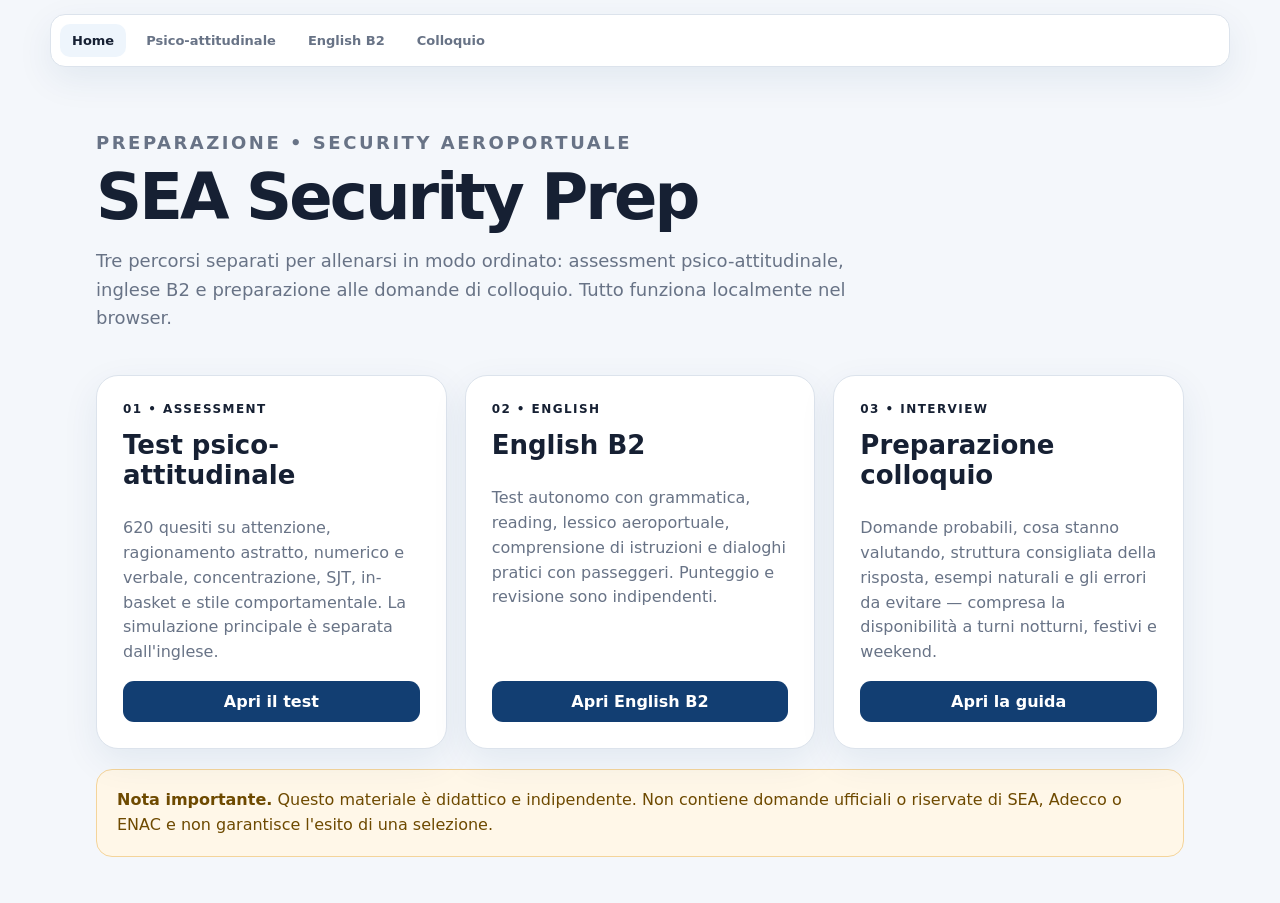
<file: index.html>
<!doctype html>
<html lang="it">
<head>
  <meta charset="utf-8">
  <meta name="viewport" content="width=device-width,initial-scale=1">
  <meta name="description" content="Portale di preparazione non ufficiale per selezione Security aeroportuale: test psico-attitudinale, English B2 e colloquio.">
  <title>SEA Security Prep • Portale di allenamento</title>
  <meta name="theme-color" content="#0b1f3a">
  <meta name="apple-mobile-web-app-capable" content="yes">
  <meta name="apple-mobile-web-app-status-bar-style" content="black-translucent">
  <link rel="manifest" href="manifest.webmanifest">
  <link rel="apple-touch-icon" href="icons/apple-touch-icon.png">
  <link rel="stylesheet" href="style.css">
  <script src="pwa.js" defer></script>
</head>
<body>
  <nav class="portal-nav">
    <a class="active" href="index.html">Home</a>
    <a href="assessment.html">Psico-attitudinale</a>
    <a href="english.html">English B2</a>
    <a href="colloquio.html">Colloquio</a>
  </nav>

  <main class="portal-home">
    <header class="portal-hero">
      <p class="eyebrow">PREPARAZIONE • SECURITY AEROPORTUALE</p>
      <h1>SEA Security Prep</h1>
      <p>Tre percorsi separati per allenarsi in modo ordinato: assessment psico-attitudinale, inglese B2 e preparazione alle domande di colloquio. Tutto funziona localmente nel browser.</p>
    </header>

    <section class="portal-grid">
      <article class="portal-card">
        <span class="num">01 • ASSESSMENT</span>
        <h2>Test psico-attitudinale</h2>
        <p>620 quesiti su attenzione, ragionamento astratto, numerico e verbale, concentrazione, SJT, in-basket e stile comportamentale. La simulazione principale è separata dall'inglese.</p>
        <a class="btn primary" href="assessment.html">Apri il test</a>
      </article>

      <article class="portal-card">
        <span class="num">02 • ENGLISH</span>
        <h2>English B2</h2>
        <p>Test autonomo con grammatica, reading, lessico aeroportuale, comprensione di istruzioni e dialoghi pratici con passeggeri. Punteggio e revisione sono indipendenti.</p>
        <a class="btn primary" href="english.html">Apri English B2</a>
      </article>

      <article class="portal-card">
        <span class="num">03 • INTERVIEW</span>
        <h2>Preparazione colloquio</h2>
        <p>Domande probabili, cosa stanno valutando, struttura consigliata della risposta, esempi naturali e gli errori da evitare — compresa la disponibilità a turni notturni, festivi e weekend.</p>
        <a class="btn primary" href="colloquio.html">Apri la guida</a>
      </article>
    </section>

    <div class="portal-note">
      <strong>Nota importante.</strong> Questo materiale è didattico e indipendente. Non contiene domande ufficiali o riservate di SEA, Adecco o ENAC e non garantisce l'esito di una selezione.
    </div>
  </main>
</body>
</html>
</file>
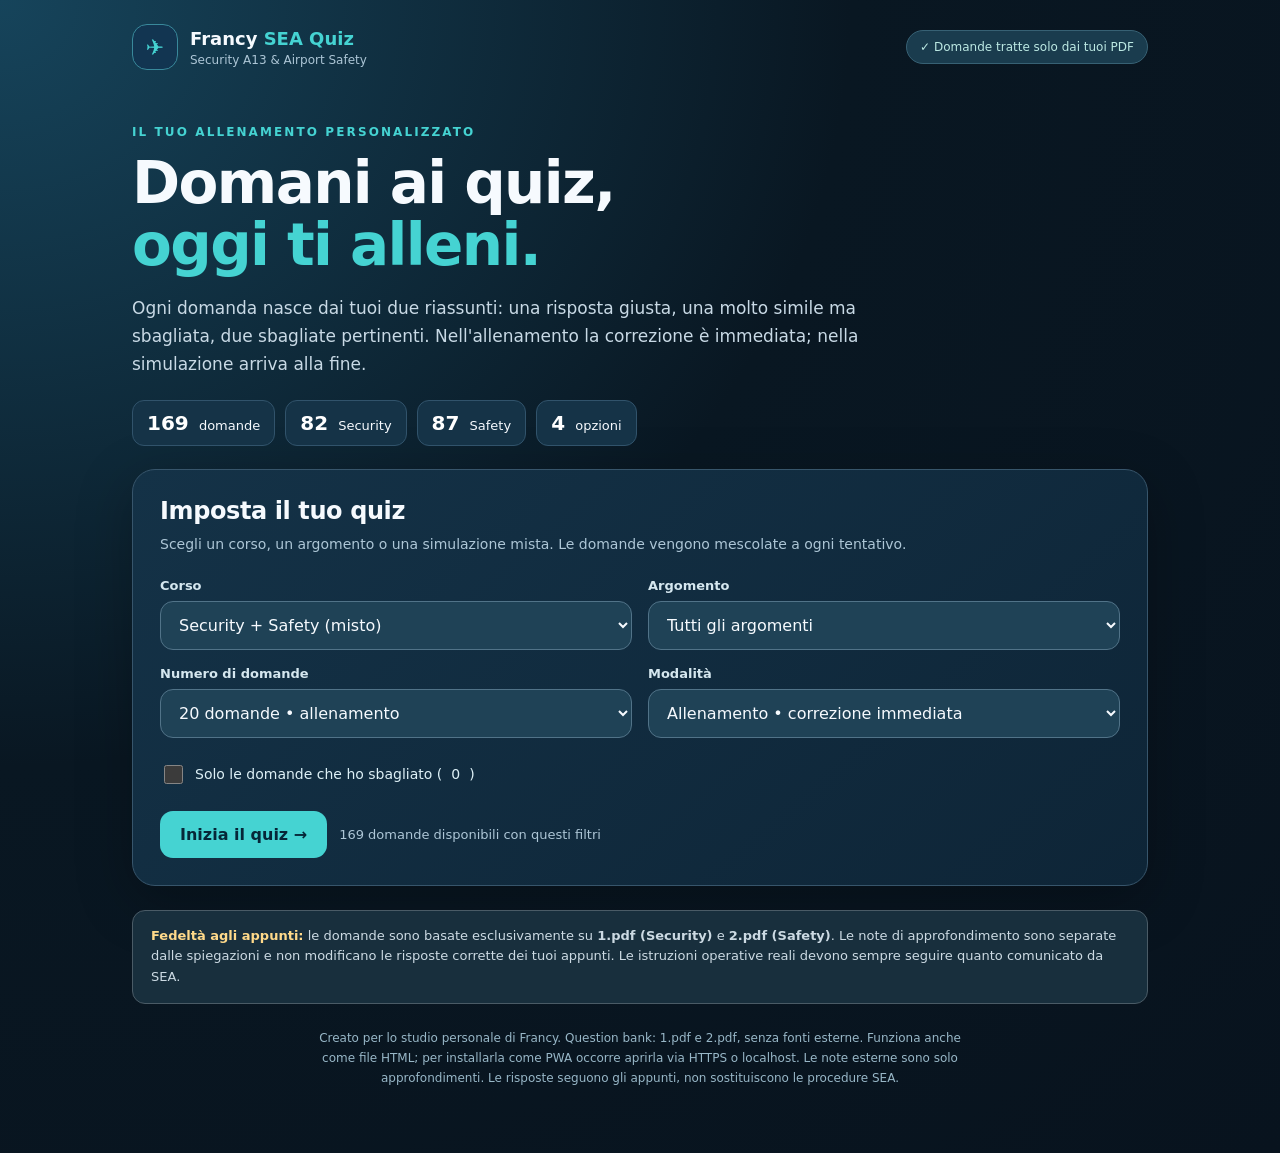
<file: francy-sea-quiz/index.html>
<!doctype html><html lang="it"><head><meta charset="utf-8"><meta name="viewport" content="width=device-width,initial-scale=1,viewport-fit=cover"><meta name="theme-color" content="#0D2036"><meta name="apple-mobile-web-app-capable" content="yes"><meta name="apple-mobile-web-app-status-bar-style" content="black-translucent"><meta name="description" content="Quiz di studio basati sui PDF di Francy per i corsi Airport Security A13 e Airport Safety."><link rel="manifest" href="./manifest.webmanifest"><link rel="apple-touch-icon" href="../icons/icon-192.png"><title>Francy SEA • 169 quiz Security e Safety</title><style>
:root{color-scheme:dark;--bg:#071521;--deep:#102a43;--surface:#11283a;--surface2:#17354a;--ink:#f6fafe;--muted:#adc6d6;--line:#315368;--cyan:#45d3d2;--blue:#82baff;--gold:#ffda8a;--ok:#57e0ad;--bad:#ff9b9b}
*{box-sizing:border-box}html{scroll-behavior:smooth}body{margin:0;min-height:100vh;background:radial-gradient(ellipse at top left,#16445b 0%,#091722 47%,#08131e 100%);font-family:ui-sans-serif,system-ui,-apple-system,BlinkMacSystemFont,"Segoe UI",sans-serif;color:var(--ink)}
button,select{font:inherit}button{cursor:pointer}button:disabled{cursor:not-allowed;opacity:.55}button:focus-visible,select:focus-visible{outline:3px solid var(--gold);outline-offset:3px}a{color:#9edff7}
.shell{max-width:1060px;padding:24px 22px 65px;margin:0 auto}.header{display:flex;gap:15px;align-items:center;justify-content:space-between;margin-bottom:28px}.logo{display:flex;align-items:center;gap:12px}.logoMark{width:46px;height:46px;border:1px solid #39899b;border-radius:15px;background:#123551;display:grid;place-items:center;color:var(--cyan);font-size:22px;font-weight:900}.logo small{display:block;color:var(--muted);font-size:12px;margin-top:4px}.logo strong{font-size:18px}.status{font-size:12px;border:1px solid #376174;color:#bce9e3;border-radius:100px;padding:9px 13px;background:#1a3c4e}.hero{padding:27px 0 23px;max-width:830px}.eyebrow{font-size:12px;font-weight:800;letter-spacing:2.1px;text-transform:uppercase;color:var(--cyan)}h1{font-size:clamp(35px,5.5vw,58px);line-height:1.07;letter-spacing:-1.6px;margin:13px 0 18px}h1 em{color:var(--cyan);font-style:normal}.lead{font-size:17px;line-height:1.65;color:#c8d9e5;margin:0;max-width:750px}.statRow{display:flex;flex-wrap:wrap;gap:10px;margin-top:22px}.stat{background:#153347;border:1px solid #31536b;border-radius:12px;padding:10px 14px;font-size:13px}.stat strong{color:#fff;font-size:20px;margin-right:6px}.panel{background:linear-gradient(140deg,#143247,#0e2537);border:1px solid #37556b;border-radius:23px;padding:27px;box-shadow:0 16px 55px #0004}.panel h2{font-size:24px;letter-spacing:-.4px;margin:0 0 8px}.panel .sub{color:var(--muted);font-size:14px;margin:0 0 22px;line-height:1.6}.controls{display:grid;grid-template-columns:repeat(2,1fr);gap:16px}.control{display:flex;flex-direction:column;gap:8px}.control label{font-weight:750;color:#d5e7ef;font-size:13px}select{width:100%;color:var(--ink);background:#1f4256;border:1px solid #517388;border-radius:13px;padding:13px 14px;outline:none;min-width:0}select option{color:white;background:#173448}.btn{border:0;border-radius:13px;background:#45d3d2;color:#062638;font-weight:850;padding:14px 20px;transition:transform .12s,filter .12s}.btn:hover:not(:disabled){filter:brightness(1.08);transform:translateY(-1px)}.btn.alt{background:#24485f;border:1px solid #54738b;color:#eaf7fd}.btn.soft{background:transparent;color:#b2e7f4;border:1px solid #3e6b7e}.rowBtn{display:flex;flex-wrap:wrap;align-items:center;gap:12px;margin-top:24px}.muted{font-size:13px;color:var(--muted)}.note{margin-top:24px;border:1px solid #4a5b66;background:#182f3d;border-radius:13px;padding:15px 18px;color:#ccdae3;line-height:1.6;font-size:13px}.note strong{color:var(--gold)}
.quizTop{display:flex;justify-content:space-between;align-items:flex-start;gap:16px;margin-bottom:22px}.pills{display:flex;flex-wrap:wrap;gap:9px}.pill{font-size:12px;padding:7px 11px;border-radius:99px;background:#21465c;border:1px solid #4b7483;color:#d7f1f2}.pill.sec{color:#bcdeff}.pill.saf{color:#b7f6e7}.progressWrap{height:9px;background:#0b1c29;border-radius:9px;overflow:hidden;border:1px solid #355267;margin:11px 0 27px}.progressFill{height:100%;width:0;background:linear-gradient(90deg,#42cfca,#80ddbb);transition:width .25s}.question{font-size:clamp(22px,3.25vw,32px);line-height:1.34;margin:8px 0 23px;letter-spacing:-.35px;font-weight:800}.options{display:grid;gap:11px}.option{border:1px solid #466a80;border-radius:14px;background:#1b3b50;text-align:left;color:#ebf7ff;display:flex;align-items:center;gap:14px;min-height:67px;padding:14px 17px;font-size:16px;line-height:1.45;transition:background .1s,border-color .1s;cursor:pointer}.option:hover:not(:disabled){background:#285369;border-color:#78a6b7}.option .letter{width:35px;height:35px;display:grid;place-items:center;border-radius:9px;background:#31566b;color:#c6ecf4;flex-shrink:0;font-size:13px;font-weight:850}.option.chosen{border-color:#d4d79b;background:#3b4b4d}.option.correct{border-color:#56ddae;background:#1b5047}.option.incorrect{border-color:#fb8b8b;background:#603b43}.option.correct .letter{background:#2d886d;color:white}.option.incorrect .letter{background:#ac575d;color:white}.feedback{margin:20px 0 0;border-radius:15px;padding:15px 18px;border:1px solid #537a85;background:#173848;line-height:1.55;color:#e9f6f9}.feedback.good{border-color:#3b987c;background:#173c3d}.feedback.bad{border-color:#a6656c;background:#43303a}.feedback .verdict{font-weight:850;margin-bottom:6px}.source{font-size:12px;margin-top:9px;color:#c8d8e6}.source a{color:#a3e7e3}.quizBottom{display:flex;justify-content:space-between;gap:15px;align-items:center;margin-top:22px}.resultTop{text-align:center;padding:10px}.score{font-size:clamp(55px,9vw,92px);font-weight:900;color:#6fe0c3;letter-spacing:-4px;margin:18px 0 3px}.summaryGrid{display:grid;grid-template-columns:repeat(3,1fr);gap:11px;margin:22px 0}.mini{padding:17px;background:#1b4055;border:1px solid #3b6173;border-radius:14px;text-align:center}.mini strong{display:block;font-size:27px}.mini span{display:block;font-size:12px;color:#bdcfdc;margin-top:6px}.errors{margin-top:27px}.errorItem{background:#1b394b;border:1px solid #3b6074;padding:17px;margin:11px 0;border-radius:14px}.errorItem b{display:block;margin-bottom:8px}.errorItem p{margin:5px 0;color:#d4e7ef;font-size:14px;line-height:1.55}.errorItem .right{color:#8ee8bb}.foot{color:#98b7c7;font-size:12px;text-align:center;margin:25px auto 0;max-width:650px;line-height:1.65}[hidden]{display:none!important}.inlineIcon{display:inline-block;margin-right:5px}
@media(max-width:660px){.shell{padding:16px 13px 50px}.header{margin-bottom:11px}.status{display:none}.panel{padding:19px 16px;border-radius:19px}.controls{grid-template-columns:1fr}.hero{padding-top:23px}.lead{font-size:15px}.stat strong{font-size:18px}.quizTop{flex-direction:column}.quizBottom{align-items:stretch;flex-direction:column-reverse}.quizBottom .btn{width:100%}.summaryGrid{gap:6px}.mini{padding:13px 8px}.mini strong{font-size:23px}}

.option:disabled{opacity:1;cursor:default}
.optionMark{font-size:11px;font-weight:850;letter-spacing:.03em;white-space:nowrap;margin-left:auto;padding:5px 8px;border-radius:8px;border:1px solid currentColor}
.option.correct .optionMark{color:#a4f3d1}.option.incorrect .optionMark{color:#ffd3d3}
.studyNote{margin-top:16px;border:1px solid #d3a651;background:#453820;border-radius:13px;padding:13px 15px;line-height:1.55;color:#fff3d9}
.studyNote strong{display:block;color:#ffe19d;margin-bottom:5px}.studyNote p{margin:4px 0 7px}.studyNote a{color:#ffdd9b}
.review-notes{margin-top:32px}.review-notes>h2{font-size:22px;margin-bottom:11px}
.summaryGrid{grid-template-columns:repeat(4,1fr)}
@media(max-width:660px){.optionMark{font-size:10px}.option{flex-wrap:wrap}.optionMark{margin-left:49px}.summaryGrid{grid-template-columns:repeat(2,1fr)}}
</style></head><body>
<main class="shell"><header class="header"><div class="logo"><div class="logoMark" aria-hidden="true">✈</div><div><strong>Francy <span style="color:var(--cyan)">SEA Quiz</span></strong><small>Security A13 &amp; Airport Safety</small></div></div><div class="status">✓ Domande tratte solo dai tuoi PDF</div></header>
<section id="setup"><div class="hero"><div class="eyebrow">IL TUO ALLENAMENTO PERSONALIZZATO</div><h1>Domani ai quiz,<br><em>oggi ti alleni.</em></h1><p class="lead">Ogni domanda nasce dai tuoi due riassunti: una risposta giusta, una molto simile ma sbagliata, due sbagliate pertinenti. Nell'allenamento la correzione è immediata; nella simulazione arriva alla fine.</p><div class="statRow"><div class="stat"><strong>169</strong> domande</div><div class="stat"><strong>82</strong> Security</div><div class="stat"><strong>87</strong> Safety</div><div class="stat"><strong>4</strong> opzioni</div></div></div>
<div class="panel"><h2>Imposta il tuo quiz</h2><p class="sub">Scegli un corso, un argomento o una simulazione mista. Le domande vengono mescolate a ogni tentativo.</p>
<div class="controls"><div class="control"><label for="course">Corso</label><select id="course"><option value="Tutti">Security + Safety (misto)</option><option value="Security">Solo Airport Security</option><option value="Safety">Solo Airport Safety</option></select></div><div class="control"><label for="topic">Argomento</label><select id="topic"><option value="Tutti">Tutti gli argomenti</option></select></div><div class="control"><label for="count">Numero di domande</label><select id="count"><option value="10">10 domande • ripasso veloce</option><option value="20" selected>20 domande • allenamento</option><option value="40">40 domande • simulazione lunga</option><option value="all">Tutte le domande disponibili</option></select></div><div class="control"><label for="mode">Modalità</label><select id="mode"><option value="study">Allenamento • correzione immediata</option><option value="exam">Simulazione • correzione alla fine</option></select></div></div>
<div class="rowBtn"><label style="display:flex;align-items:center;gap:9px;color:#ddf0f6;font-size:14px"><input id="mistakesOnly" type="checkbox" style="width:19px;height:19px;accent-color:#40d1d0"> Solo le domande che ho sbagliato (<span id="errorCount">0</span>)</label></div>
<div class="rowBtn"><button class="btn" id="start">Inizia il quiz →</button><button class="btn alt" id="installApp" hidden>Installa l'app</button><span class="muted" id="available">169 domande disponibili</span></div>
<div id="resumeBox" class="note" hidden><strong>Hai un quiz da completare.</strong><div id="resumeInfo"></div><div class="rowBtn" style="margin-top:9px"><button class="btn alt" id="resume">Riprendi il quiz</button><button class="btn soft" id="discard">Scarta</button></div></div>
</div><div class="note"><strong>Fedeltà agli appunti:</strong> le domande sono basate esclusivamente su <b>1.pdf (Security)</b> e <b>2.pdf (Safety)</b>. Le note di approfondimento sono separate dalle spiegazioni e non modificano le risposte corrette dei tuoi appunti. Le istruzioni operative reali devono sempre seguire quanto comunicato da SEA.</div></section>
<section id="quiz" hidden><div class="quizTop"><div><span class="eyebrow" id="step">DOMANDA 1</span><div class="pills" style="margin-top:11px"><span class="pill" id="courseBadge">Security</span><span class="pill" id="topicBadge">Fondamenti</span></div></div><span class="muted" id="scoreNow">0 corrette finora</span></div><div class="progressWrap" aria-label="Avanzamento"><div class="progressFill" id="progress"></div></div><div class="panel"><div class="question" id="question"></div><div class="options" id="options"></div><div id="feedback" class="feedback" hidden><div class="verdict" id="verdict"></div><div id="explain"></div><div class="source"><a id="sourceLink" href="#">Apri il tuo PDF</a></div><div id="questionNote" class="studyNote" hidden></div></div><div class="quizBottom"><div class="muted" id="questionSource"></div><div class="rowBtn" style="margin-top:0"><button class="btn soft" id="prev" hidden>← Indietro</button><button class="btn" id="next" hidden>Prossima domanda →</button></div></div></div><div style="text-align:center;margin-top:18px"><button class="btn soft" id="endEarly">Termina ora</button></div></section>
<section id="result" hidden><div class="panel"><div class="resultTop"><div class="eyebrow">RISULTATI DELLA PROVA</div><div class="score" id="bigScore">0%</div><h2 id="scoreDescr">0 risposte corrette</h2><p class="sub" id="courseStats"></p></div><div class="summaryGrid"><div class="mini"><strong id="correctTotal">0</strong><span>Corrette</span></div><div class="mini"><strong id="wrongTotal">0</strong><span>Errate</span></div><div class="mini"><strong id="unansweredTotal">0</strong><span>Non risposte</span></div><div class="mini"><strong id="totTotal">0</strong><span>Totale</span></div></div><div class="rowBtn" style="justify-content:center"><button class="btn" id="again">Nuova simulazione</button><button class="btn alt" id="retryErrors">Ripassa gli errori</button></div><div class="errors"><h2 id="mistakesTitle">Errori da ripassare</h2><div id="mistakesList"></div></div><div class="review-notes" id="notesSection" hidden><h2>Note di approfondimento sulle altre risposte</h2><div id="notesList"></div></div></div></section>
<footer class="foot">Creato per lo studio personale di Francy. Question bank: 1.pdf e 2.pdf, senza fonti esterne. Funziona anche come file HTML; per installarla come PWA occorre aprirla via HTTPS o localhost. Le note esterne sono solo approfondimenti. Le risposte seguono gli appunti, non sostituiscono le procedure SEA.</footer></main>
<script>const BANK=[{"id":"q001","course":"Security","topic":"Fondamenti","page":1,"question":"Qual è lo scopo principale della Security aeroportuale?","options":["Prevenire atti volontari e intenzionali.","Prevenire soprattutto gli incidenti operativi non intenzionali.","Gestire le emergenze dopo un incidente.","Controllare l'efficienza ordinaria degli aeromobili."],"answer":0,"explanation":"Security riguarda le minacce intenzionali; Safety e Emergency hanno ruoli differenti.","distractorRoles":["corretta","simile_ma_errata","errata_pertinente","errata_pertinente"]},{"id":"q002","course":"Security","topic":"Fondamenti","page":1,"question":"Negli appunti, la Safety si occupa soprattutto di...","options":["Gestire le conseguenze delle emergenze.","Controllare l'accesso alle aree sterili contro atti illeciti.","Rischi e incidenti non volontari.","Prevenire sabotaggi e minacce intenzionali."],"answer":2,"explanation":"Nei tuoi appunti (1.pdf, pagina 1), la risposta indicata è: Rischi e incidenti non volontari..","distractorRoles":["errata_pertinente","errata_pertinente","corretta","simile_ma_errata"]},{"id":"q003","course":"Security","topic":"Fondamenti","page":1,"question":"Che cosa indica il termine Emergency nel confronto iniziale?","options":["Prevenire incidenti prima che si verifichino.","Prevenire atti di interferenza illecita.","Svolgere i controlli di accesso nelle aree sterili.","Gestione di un’emergenza e contenimento dei danni già verificatisi."],"answer":3,"explanation":"Nei tuoi appunti (1.pdf, pagina 1), la risposta indicata è: Gestione di un’emergenza e contenimento dei danni già verificatisi..","distractorRoles":["simile_ma_errata","errata_pertinente","errata_pertinente","corretta"]},{"id":"q004","course":"Security","topic":"Formazione A13","page":1,"question":"A chi è rivolto il corso A13 descritto negli appunti?","options":["Esclusivamente agli equipaggi in volo.","Al personale che deve accedere senza scorta alle aree sterili.","Al personale che entra nelle aree sterili soltanto se accompagnato.","A tutti i passeggeri che superano i controlli."],"answer":1,"explanation":"Nei tuoi appunti (1.pdf, pagina 1), la risposta indicata è: Al personale che deve accedere senza scorta alle aree sterili..","distractorRoles":["errata_pertinente","corretta","simile_ma_errata","errata_pertinente"]},{"id":"q005","course":"Security","topic":"Formazione A13","page":1,"question":"Ogni quanti anni è previsto l’aggiornamento del corso A13 negli appunti?","options":["Ogni 5 anni.","Ogni 3 anni.","Ogni anno.","Ogni 10 anni."],"answer":0,"explanation":"Nei tuoi appunti (1.pdf, pagina 1), la risposta indicata è: Ogni 5 anni..","distractorRoles":["corretta","simile_ma_errata","errata_pertinente","errata_pertinente"]},{"id":"q006","course":"Security","topic":"Fondamenti","page":1,"question":"Che cosa significa il principio della «necessità di sapere»?","options":["Divulgare le informazioni riservate a tutto il personale.","Comunicare ai passeggeri le procedure interne.","Conoscere solo le informazioni necessarie al proprio ruolo.","Conoscere ogni informazione sulla sicurezza dell'aeroporto."],"answer":2,"explanation":"Nei tuoi appunti (1.pdf, pagina 1), la risposta indicata è: Conoscere solo le informazioni necessarie al proprio ruolo..","distractorRoles":["errata_pertinente","errata_pertinente","corretta","simile_ma_errata"]},{"id":"q007","course":"Security","topic":"Fondamenti","page":1,"question":"Chi ha responsabilità nel rispetto delle procedure di Security?","options":["Soltanto gli addetti incaricati dei controlli Security.","Solo il gestore aeroportuale.","Esclusivamente la Polizia di Frontiera.","Tutti gli operatori aeroportuali."],"answer":3,"explanation":"Nei tuoi appunti (1.pdf, pagina 1), la risposta indicata è: Tutti gli operatori aeroportuali..","distractorRoles":["simile_ma_errata","errata_pertinente","errata_pertinente","corretta"]},{"id":"q008","course":"Security","topic":"Fondamenti","page":1,"question":"Quale condotta è coerente con la cultura della Security?","options":["Condividere senza autorizzazione informazioni riservate.","Segnalare eventuali situazioni sospette.","Segnalare soltanto le anomalie già confermate dalla Polizia.","Ignorare situazioni sospette in altre aree."],"answer":1,"explanation":"Nei tuoi appunti (1.pdf, pagina 1), la risposta indicata è: Segnalare eventuali situazioni sospette..","distractorRoles":["errata_pertinente","corretta","simile_ma_errata","errata_pertinente"]},{"id":"q009","course":"Security","topic":"Normativa","page":1,"question":"Qual è l’ordine dei quattro livelli normativi riportati?","options":["Internazionale, europeo, nazionale e locale.","Internazionale, nazionale, europeo e locale.","Europeo, internazionale, locale e nazionale.","Locale, nazionale, internazionale ed europeo."],"answer":0,"explanation":"Nei tuoi appunti (1.pdf, pagina 1), la risposta indicata è: Internazionale, europeo, nazionale e locale..","distractorRoles":["corretta","simile_ma_errata","errata_pertinente","errata_pertinente"]},{"id":"q010","course":"Security","topic":"Normativa","page":1,"question":"Come devono rapportarsi le disposizioni locali a quelle superiori?","options":["Prevalgono sempre sui regolamenti europei.","Non devono mai essere applicate in aeroporto.","Non possono essere meno restrittive.","Possono essere meno restrittive se approvate dal gestore."],"answer":2,"explanation":"Nei tuoi appunti (1.pdf, pagina 1), la risposta indicata è: Non possono essere meno restrittive..","distractorRoles":["errata_pertinente","errata_pertinente","corretta","simile_ma_errata"]},{"id":"q011","course":"Security","topic":"Normativa","page":1,"question":"Quale organismo ONU per l’aviazione civile è richiamato negli appunti?","options":["ECAC.","ENAC.","CISA.","ICAO."],"answer":3,"explanation":"Nei tuoi appunti (1.pdf, pagina 1), la risposta indicata è: ICAO..","distractorRoles":["simile_ma_errata","errata_pertinente","errata_pertinente","corretta"]},{"id":"q012","course":"Security","topic":"Normativa","page":1,"question":"Quale documento è indicato come riferimento principale ICAO insieme al Doc. 8973?","options":["Airport Manual.","Annesso 17.","Doc. 30.","Regolamento CE 300/2008."],"answer":1,"explanation":"Nei tuoi appunti (1.pdf, pagina 1), la risposta indicata è: Annesso 17..","distractorRoles":["errata_pertinente","corretta","simile_ma_errata","errata_pertinente"]},{"id":"q013","course":"Security","topic":"Normativa","page":1,"question":"Quale documento è associato a ECAC?","options":["Doc. 30.","Doc. 8973.","Annesso 17.","Regolamento UE 2015/1998."],"answer":0,"explanation":"Nei tuoi appunti (1.pdf, pagina 1), la risposta indicata è: Doc. 30..","distractorRoles":["corretta","simile_ma_errata","errata_pertinente","errata_pertinente"]},{"id":"q014","course":"Security","topic":"Normativa","page":1,"question":"Che cosa disciplina il Regolamento CE 300/2008 secondo gli appunti?","options":["Le regole di prevenzione FOD nel piazzale.","Le norme sul Safety Management System.","Le norme comuni per la sicurezza dell’aviazione civile.","Le disposizioni di dettaglio per il solo screening dei bagagli."],"answer":2,"explanation":"Nei tuoi appunti (1.pdf, pagina 1), la risposta indicata è: Le norme comuni per la sicurezza dell’aviazione civile..","distractorRoles":["errata_pertinente","errata_pertinente","corretta","simile_ma_errata"]},{"id":"q015","course":"Security","topic":"Normativa","page":1,"question":"A cosa serve il Regolamento UE 2015/1998?","options":["Stabilisce le norme comuni generali senza dettagli applicativi.","Definisce i tempi dei soccorsi antincendio.","Regola la gestione dei Ground Safety Report.","Contiene disposizioni dettagliate per applicare il CE 300/2008."],"answer":3,"explanation":"Nei tuoi appunti (1.pdf, pagina 1), la risposta indicata è: Contiene disposizioni dettagliate per applicare il CE 300/2008..","distractorRoles":["simile_ma_errata","errata_pertinente","errata_pertinente","corretta"]},{"id":"q016","course":"Security","topic":"Organismi","page":1,"question":"Quale organismo italiano redige e aggiorna il PNS?","options":["ICAO.","ENAC.","EASA.","ECAC."],"answer":1,"explanation":"Nei tuoi appunti (1.pdf, pagina 1), la risposta indicata è: ENAC..","distractorRoles":["errata_pertinente","corretta","simile_ma_errata","errata_pertinente"]},{"id":"q017","course":"Security","topic":"Organismi","page":1,"question":"Quale comitato coordina le misure di Security a livello locale?","options":["CSA.","CISA.","ENAC.","ECAC."],"answer":0,"explanation":"Nei tuoi appunti (1.pdf, pagina 1), la risposta indicata è: CSA..","distractorRoles":["corretta","simile_ma_errata","errata_pertinente","errata_pertinente"]},{"id":"q018","course":"Security","topic":"Organismi","page":1,"question":"Quale organismo propone, elabora e approva misure di Security e dà pareri sul PNS?","options":["Polizia di Frontiera.","ANSV.","CISA.","CSA."],"answer":2,"explanation":"Nei tuoi appunti (1.pdf, pagina 1), la risposta indicata è: CISA..","distractorRoles":["errata_pertinente","errata_pertinente","corretta","simile_ma_errata"]},{"id":"q019","course":"Security","topic":"Programmi","page":1,"question":"Qual è la finalità del controllo qualità nella Security?","options":["Controllare soltanto i risultati delle ispezioni ai bagagli.","Eliminare le segnalazioni di anomalie.","Sostituire l'addestramento del personale.","Verificare l’applicazione delle misure e correggere carenze."],"answer":3,"explanation":"Nei tuoi appunti (1.pdf, pagina 1), la risposta indicata è: Verificare l’applicazione delle misure e correggere carenze..","distractorRoles":["simile_ma_errata","errata_pertinente","errata_pertinente","corretta"]},{"id":"q020","course":"Security","topic":"Programmi","page":1,"question":"Quale piano è richiamato per minacce bomba, sabotaggi, attentati e dirottamenti?","options":["FOD Control Program.","Piano Leonardo da Vinci.","Piano di Emergenza Aeronautica per eventi accidentali.","Emergency Response Plan del vettore."],"answer":1,"explanation":"Nei tuoi appunti (1.pdf, pagina 1), la risposta indicata è: Piano Leonardo da Vinci..","distractorRoles":["errata_pertinente","corretta","simile_ma_errata","errata_pertinente"],"studyNote":{"text":"Nei tuoi appunti è citato il Piano Leonardo da Vinci. Per Malpensa, ENAC ha abrogato nel 2025 la vecchia ordinanza 54/2005: il riferimento storico non va confuso con le procedure locali attualmente applicabili. La risposta del quiz rimane quella dei tuoi appunti.","url":"https://www.enac.gov.it/la-normativa/normativa-enac/ordinanza-03-2025-malpensa/","label":"ENAC · Ordinanza 03/2025"}},{"id":"q021","course":"Security","topic":"Organismi","page":1,"question":"Chi gestisce, secondo la sintesi, controlli documentali e bagagli sospetti?","options":["Polizia di Frontiera.","Guardia di Finanza in via esclusiva.","Gestore aeroportuale in via esclusiva.","Safety Observers."],"answer":0,"explanation":"Nei tuoi appunti (1.pdf, pagina 1), la risposta indicata è: Polizia di Frontiera..","distractorRoles":["corretta","simile_ma_errata","errata_pertinente","errata_pertinente"]},{"id":"q022","course":"Security","topic":"Organismi","page":1,"question":"Quale attività è attribuita al gestore aeroportuale?","options":["Coordinamento delle norme ICAO internazionali.","Rilascio dei certificati equipaggio CMC.","Sorveglianza, pattugliamenti e controlli su persone e materiali.","Controllo esclusivo dei passaporti e dei visti."],"answer":2,"explanation":"Nei tuoi appunti (1.pdf, pagina 1), la risposta indicata è: Sorveglianza, pattugliamenti e controlli su persone e materiali..","distractorRoles":["errata_pertinente","errata_pertinente","corretta","simile_ma_errata"]},{"id":"q023","course":"Security","topic":"Normativa","page":1,"question":"Quanti ambiti principali contiene il Regolamento CE 300/2008 negli appunti?","options":["10.","8.","15.","12."],"answer":3,"explanation":"Nei tuoi appunti (1.pdf, pagina 1), la risposta indicata è: 12..","distractorRoles":["simile_ma_errata","errata_pertinente","errata_pertinente","corretta"]},{"id":"q024","course":"Security","topic":"Minacce","page":2,"question":"Quale comportamento è un atto di interferenza illecita?","options":["Segnalazione di un accesso non autorizzato.","Intrusione forzata in un’area aeroportuale.","Ingresso in zona sterile con badge regolare e autorizzazione.","Ispezione autorizzata dei bagagli."],"answer":1,"explanation":"Nei tuoi appunti (1.pdf, pagina 2), la risposta indicata è: Intrusione forzata in un’area aeroportuale..","distractorRoles":["errata_pertinente","corretta","simile_ma_errata","errata_pertinente"]},{"id":"q025","course":"Security","topic":"Minacce","page":2,"question":"Quale azione informatica rientra tra le minacce citate?","options":["Cyberattacco ai sistemi aeroportuali.","Manutenzione autorizzata dei sistemi aeroportuali.","Backup controllato dei dati di sicurezza.","Aggiornamento regolare degli antivirus."],"answer":0,"explanation":"Nei tuoi appunti (1.pdf, pagina 2), la risposta indicata è: Cyberattacco ai sistemi aeroportuali..","distractorRoles":["corretta","simile_ma_errata","errata_pertinente","errata_pertinente"]},{"id":"q026","course":"Security","topic":"Minacce","page":2,"question":"Quale esempio riguarda direttamente il controllo illecito di un aereo?","options":["Riconciliazione dei bagagli imbarcati.","Controllo degli accessi ai piazzali.","Dirottamento e sequestro di aeromobili.","Ispezione autorizzata dell'aeromobile prima del volo."],"answer":2,"explanation":"Nei tuoi appunti (1.pdf, pagina 2), la risposta indicata è: Dirottamento e sequestro di aeromobili..","distractorRoles":["errata_pertinente","errata_pertinente","corretta","simile_ma_errata"]},{"id":"q027","course":"Security","topic":"Minacce","page":2,"question":"Perché gli aeroporti sono un obiettivo vulnerabile, secondo gli appunti?","options":["Esclusivamente l'assenza di controlli sui viaggiatori.","Presenza di poche persone e accesso limitato.","Mancanza di interesse mediatico per i voli.","Affollamento, accessibilità e forte impatto mediatico."],"answer":3,"explanation":"Nei tuoi appunti (1.pdf, pagina 2), la risposta indicata è: Affollamento, accessibilità e forte impatto mediatico..","distractorRoles":["simile_ma_errata","errata_pertinente","errata_pertinente","corretta"]},{"id":"q028","course":"Security","topic":"Eventi storici","page":2,"question":"Quale attentato del 1988 è associato a una bomba nella stiva di un Pan Am?","options":["American Airlines 63.","Lockerbie.","Metrojet.","Daallo Airlines."],"answer":1,"explanation":"Nei tuoi appunti (1.pdf, pagina 2), la risposta indicata è: Lockerbie..","distractorRoles":["errata_pertinente","corretta","simile_ma_errata","errata_pertinente"]},{"id":"q029","course":"Security","topic":"Eventi storici","page":2,"question":"Quale evento del 2001 è associato al dirottamento di quattro aerei?","options":["Attentati dell’11 settembre.","Tentativo di attentato sul volo American Airlines 63.","Attentato di Lockerbie.","Attentati di Bruxelles e Istanbul."],"answer":0,"explanation":"Nei tuoi appunti (1.pdf, pagina 2), la risposta indicata è: Attentati dell’11 settembre..","distractorRoles":["corretta","simile_ma_errata","errata_pertinente","errata_pertinente"]},{"id":"q030","course":"Security","topic":"Eventi storici","page":2,"question":"Quale volo è richiamato per un tentativo con esplosivo nascosto nella scarpa?","options":["Daallo Airlines.","Metrojet.","American Airlines 63.","Northwest 253."],"answer":2,"explanation":"Nei tuoi appunti (1.pdf, pagina 2), la risposta indicata è: American Airlines 63..","distractorRoles":["errata_pertinente","errata_pertinente","corretta","simile_ma_errata"]},{"id":"q031","course":"Security","topic":"Eventi storici","page":2,"question":"Che cosa caratterizzò la minaccia sventata a Londra nel 2006?","options":["Esplosivo occultato negli indumenti dei viaggiatori.","Ordigno nascosto in una scarpa.","Ordigno nascosto in un computer portatile.","Esplosivi liquidi nel bagaglio a mano."],"answer":3,"explanation":"Nei tuoi appunti (1.pdf, pagina 2), la risposta indicata è: Esplosivi liquidi nel bagaglio a mano..","distractorRoles":["simile_ma_errata","errata_pertinente","errata_pertinente","corretta"]},{"id":"q032","course":"Security","topic":"Eventi storici","page":2,"question":"Quale caso è associato a una bomba nascosta in un laptop?","options":["Lockerbie, 1988.","Daallo Airlines, 2016.","Northwest 253, 2009.","Metrojet, 2015."],"answer":1,"explanation":"Nei tuoi appunti (1.pdf, pagina 2), la risposta indicata è: Daallo Airlines, 2016..","distractorRoles":["errata_pertinente","corretta","simile_ma_errata","errata_pertinente"]},{"id":"q033","course":"Security","topic":"Eventi storici","page":2,"question":"Quali attentati evidenziarono la vulnerabilità delle aree pubbliche aeroportuali?","options":["Bruxelles e Istanbul, 2016.","Metrojet e Daallo, 2015–2016.","Lockerbie, 1988.","Londra, 2006."],"answer":0,"explanation":"Nei tuoi appunti (1.pdf, pagina 2), la risposta indicata è: Bruxelles e Istanbul, 2016..","distractorRoles":["corretta","simile_ma_errata","errata_pertinente","errata_pertinente"]},{"id":"q034","course":"Security","topic":"Eventi storici","page":2,"question":"Quali casi sono collegati al rischio Insider Threat nel riassunto?","options":["American Airlines 63 e Northwest 253.","Londra 2006 e 11 settembre.","Metrojet e Daallo Airlines.","Bruxelles e Istanbul."],"answer":2,"explanation":"Nei tuoi appunti (1.pdf, pagina 2), la risposta indicata è: Metrojet e Daallo Airlines..","distractorRoles":["errata_pertinente","errata_pertinente","corretta","simile_ma_errata"]},{"id":"q035","course":"Security","topic":"Sigle","page":2,"question":"A che cosa si riferisce la sigla SED negli appunti?","options":["Ricerca di esplosivi tramite tracce su superfici.","Controllo delle quantità di liquidi.","Riconciliazione dei bagagli da stiva.","Controllo per individuare esplosivi nelle calzature."],"answer":3,"explanation":"Nei tuoi appunti (1.pdf, pagina 2), la risposta indicata è: Controllo per individuare esplosivi nelle calzature..","distractorRoles":["simile_ma_errata","errata_pertinente","errata_pertinente","corretta"]},{"id":"q036","course":"Security","topic":"Sigle","page":2,"question":"Che cosa significa LAG?","options":["Liquidi, attrezzature e gas.","Liquidi, aerosol e gel.","Liquidi, armi e gel.","Liquidi, aerosol e munizioni."],"answer":1,"explanation":"Nei tuoi appunti (1.pdf, pagina 2), la risposta indicata è: Liquidi, aerosol e gel..","distractorRoles":["errata_pertinente","corretta","simile_ma_errata","errata_pertinente"]},{"id":"q037","course":"Security","topic":"Sigle","page":2,"question":"A cosa serve un controllo ETD?","options":["Rilevare tracce di esplosivo.","Individuare esplosivi liquidi in ogni bagaglio.","Controllare la presenza di metalli al portale.","Verificare il peso dei bagagli in stiva."],"answer":0,"explanation":"Nei tuoi appunti (1.pdf, pagina 2), la risposta indicata è: Rilevare tracce di esplosivo..","distractorRoles":["corretta","simile_ma_errata","errata_pertinente","errata_pertinente"]},{"id":"q038","course":"Security","topic":"Passeggeri","page":2,"question":"Che cosa significa INAD nel contesto dei passeggeri?","options":["Passeggero indisciplinato a bordo.","Passeggero accompagnato dalla Polizia Penitenziaria.","Passeggero inammissibile, con ingresso rifiutato.","Passeggero espulso dopo essere entrato nello Stato."],"answer":2,"explanation":"Nei tuoi appunti (1.pdf, pagina 2), la risposta indicata è: Passeggero inammissibile, con ingresso rifiutato..","distractorRoles":["errata_pertinente","errata_pertinente","corretta","simile_ma_errata"]},{"id":"q039","course":"Security","topic":"Passeggeri","page":2,"question":"Quale categoria identifica una persona obbligata a lasciare il territorio per espulsione?","options":["INAD.","Disruptive.","Unruly.","DEPO."],"answer":3,"explanation":"Nei tuoi appunti (1.pdf, pagina 2), la risposta indicata è: DEPO..","distractorRoles":["simile_ma_errata","errata_pertinente","errata_pertinente","corretta"]},{"id":"q040","course":"Security","topic":"Passeggeri","page":2,"question":"Come viene descritto un passeggero Disruptive?","options":["Persona espulsa con provvedimento.","Non rispetta le regole in aeroporto o a bordo.","Persona che viola le regole esclusivamente durante il volo.","Passeggero respinto all'ingresso dello Stato."],"answer":1,"explanation":"Nei tuoi appunti (1.pdf, pagina 2), la risposta indicata è: Non rispetta le regole in aeroporto o a bordo..","distractorRoles":["errata_pertinente","corretta","simile_ma_errata","errata_pertinente"],"studyNote":{"text":"Precisazione terminologica: ENAC usa anche “disruptive” come categoria ampia, che comprende i passeggeri “unruly” a bordo. Nel quiz resta valida la distinzione usata nel tuo PDF.","url":"https://sites.google.com/enac.gov.it/safety-review-2025/further-data-analysis/disruptive-passengers","label":"ENAC · Safety Review 2025"}},{"id":"q041","course":"Security","topic":"Passeggeri","page":2,"question":"Quale categoria riguarda chi a bordo mette in pericolo persone o beni e ostacola l’equipaggio?","options":["Unruly.","Disruptive, senza riferimento specifico al comportamento a bordo.","INAD.","DEPO."],"answer":0,"explanation":"Nei tuoi appunti (1.pdf, pagina 2), la risposta indicata è: Unruly..","distractorRoles":["corretta","simile_ma_errata","errata_pertinente","errata_pertinente"],"studyNote":{"text":"Il termine “unruly” è normalmente associato ai comportamenti problematici a bordo; “disruptive” può essere usato in senso più ampio. La risposta resta quella indicata nei tuoi appunti.","url":"https://sites.google.com/enac.gov.it/safety-review-2025/further-data-analysis/disruptive-passengers","label":"ENAC · Safety Review 2025"}},{"id":"q042","course":"Security","topic":"Zone","page":2,"question":"Che cosa indica Landside?","options":["Area sterile dopo i controlli di sicurezza.","Area di manovra composta da piste e raccordi.","Area non operativa, accessibile al pubblico.","Area operativa riservata ai soli mezzi autorizzati."],"answer":2,"explanation":"Nei tuoi appunti (1.pdf, pagina 2), la risposta indicata è: Area non operativa, accessibile al pubblico..","distractorRoles":["errata_pertinente","errata_pertinente","corretta","simile_ma_errata"]},{"id":"q043","course":"Security","topic":"Zone","page":2,"question":"Come viene definita Airside negli appunti Security?","options":["Area liberamente accessibile al pubblico.","Area esclusivamente destinata agli imbarchi.","Zona riservata unicamente alla pista.","Area lato volo con accesso limitato."],"answer":3,"explanation":"Nei tuoi appunti (1.pdf, pagina 2), la risposta indicata è: Area lato volo con accesso limitato..","distractorRoles":["simile_ma_errata","errata_pertinente","errata_pertinente","corretta"]},{"id":"q044","course":"Security","topic":"Zone","page":2,"question":"Che cos’è un’area sterile aeroportuale?","options":["Solo l'area del check-in prima dello screening.","Parte dell’Airside sottoposta a controlli e misure di sicurezza aggiuntive.","Tutta l'Airside senza ulteriori controlli specifici.","Area Landside aperta al pubblico."],"answer":1,"explanation":"Nei tuoi appunti (1.pdf, pagina 2), la risposta indicata è: Parte dell’Airside sottoposta a controlli e misure di sicurezza aggiuntive..","distractorRoles":["errata_pertinente","corretta","simile_ma_errata","errata_pertinente"]},{"id":"q045","course":"Security","topic":"Prevenzione","page":2,"question":"Quale misura rientra nella prevenzione degli atti illeciti?","options":["Controllo degli accessi e screening.","Controllo ordinario della manutenzione dei motori.","Programma di pulizia dei piazzali FOD.","Monitoraggio del rifornimento carburante."],"answer":0,"explanation":"Nei tuoi appunti (1.pdf, pagina 2), la risposta indicata è: Controllo degli accessi e screening..","distractorRoles":["corretta","simile_ma_errata","errata_pertinente","errata_pertinente"]},{"id":"q046","course":"Security","topic":"Screening","page":3,"question":"Quale apparato è indicato con la sigla WTMD?","options":["Scanner per i liquidi esplosivi.","Sistema ETD per le tracce esplosive.","Metal detector a portale.","Metal detector portatile."],"answer":2,"explanation":"Nei tuoi appunti (1.pdf, pagina 3), la risposta indicata è: Metal detector a portale..","distractorRoles":["errata_pertinente","errata_pertinente","corretta","simile_ma_errata"]},{"id":"q047","course":"Security","topic":"Screening","page":3,"question":"Come sono controllati i bagagli da stiva negli appunti?","options":["Soltanto mediante controllo visivo esterno.","Soltanto tramite metal detector a portale.","Soltanto mediante interrogazione del passeggero.","Con raggi X e TAC."],"answer":3,"explanation":"Nei tuoi appunti (1.pdf, pagina 3), la risposta indicata è: Con raggi X e TAC..","distractorRoles":["simile_ma_errata","errata_pertinente","errata_pertinente","corretta"]},{"id":"q048","course":"Security","topic":"Screening","page":3,"question":"A cosa serve la riconciliazione passeggero-bagaglio?","options":["Verificare l'orario del volo di destinazione.","Verificare che il bagaglio appartenga a un passeggero imbarcato, salvo eccezioni.","Controllare che il bagaglio abbia una corretta etichetta, anche senza passeggero.","Controllare soltanto il peso del bagaglio."],"answer":1,"explanation":"Nei tuoi appunti (1.pdf, pagina 3), la risposta indicata è: Verificare che il bagaglio appartenga a un passeggero imbarcato, salvo eccezioni..","distractorRoles":["errata_pertinente","corretta","simile_ma_errata","errata_pertinente"]},{"id":"q049","course":"Security","topic":"Screening","page":3,"question":"Quali beni sono indicati tra quelli da controllare e proteggere da manomissioni?","options":["Merci, posta, forniture e provviste di bordo.","Solo i bagagli a mano e i documenti passeggeri.","Soltanto i mezzi di rifornimento.","Esclusivamente le aree di parcheggio aeromobili."],"answer":0,"explanation":"Nei tuoi appunti (1.pdf, pagina 3), la risposta indicata è: Merci, posta, forniture e provviste di bordo..","distractorRoles":["corretta","simile_ma_errata","errata_pertinente","errata_pertinente"]},{"id":"q050","course":"Security","topic":"Screening","page":3,"question":"Il personale aeroportuale, secondo gli appunti, deve...","options":["Superare i controlli soltanto al primo ingresso.","Usare il tesserino di un collega autorizzato.","Avere un tesserino valido e sottoporsi ai controlli di sicurezza.","Mostrare il tesserino ma non sottoporsi ai controlli personali."],"answer":2,"explanation":"Nei tuoi appunti (1.pdf, pagina 3), la risposta indicata è: Avere un tesserino valido e sottoporsi ai controlli di sicurezza..","distractorRoles":["errata_pertinente","errata_pertinente","corretta","simile_ma_errata"]},{"id":"q051","course":"Security","topic":"Segnalazioni","page":3,"question":"Quale situazione richiede segnalazione immediata?","options":["Un bagaglio custodito dal proprietario durante i controlli.","Un bagaglio etichettato al check-in.","Un bagaglio riconciliato con il passeggero.","Un bagaglio abbandonato."],"answer":3,"explanation":"Nei tuoi appunti (1.pdf, pagina 3), la risposta indicata è: Un bagaglio abbandonato..","distractorRoles":["simile_ma_errata","errata_pertinente","errata_pertinente","corretta"]},{"id":"q052","course":"Security","topic":"Insider Threat","page":3,"question":"Da chi può provenire una Insider Threat?","options":["Esclusivamente da visitatori privi di scorta.","Da persone che lavorano o hanno accesso all’organizzazione.","Soltanto da persone esterne senza alcun accesso autorizzato.","Unicamente da passeggeri in transito."],"answer":1,"explanation":"Nei tuoi appunti (1.pdf, pagina 3), la risposta indicata è: Da persone che lavorano o hanno accesso all’organizzazione..","distractorRoles":["errata_pertinente","corretta","simile_ma_errata","errata_pertinente"]},{"id":"q053","course":"Security","topic":"Insider Threat","page":3,"question":"Quale causa di Insider Threat è riportata negli appunti?","options":["Ignoranza e inconsapevolezza.","Esclusivamente la volontà di commettere un attentato.","Rispetto delle procedure di accesso.","Segnalazione di problemi in buona fede."],"answer":0,"explanation":"Nei tuoi appunti (1.pdf, pagina 3), la risposta indicata è: Ignoranza e inconsapevolezza..","distractorRoles":["corretta","simile_ma_errata","errata_pertinente","errata_pertinente"]},{"id":"q054","course":"Security","topic":"Security Culture","page":3,"question":"Che cos’è la Security Culture?","options":["Insieme dei controlli dei soli passeggeri.","Regole di movimentazione dei mezzi di piazzale.","Valori e comportamenti condivisi che favoriscono la sicurezza.","Procedure formalmente scritte senza comportamenti condivisi."],"answer":2,"explanation":"Nei tuoi appunti (1.pdf, pagina 3), la risposta indicata è: Valori e comportamenti condivisi che favoriscono la sicurezza..","distractorRoles":["errata_pertinente","errata_pertinente","corretta","simile_ma_errata"]},{"id":"q055","course":"Security","topic":"Just Culture","page":3,"question":"Qual è lo scopo della Just Culture indicato?","options":["Punire automaticamente ogni errore anche segnalato in buona fede.","Impedire la comunicazione delle anomalie.","Tenere riservati tutti gli incidenti al personale.","Favorire segnalazioni in buona fede senza penalizzazioni ingiuste."],"answer":3,"explanation":"Nei tuoi appunti (1.pdf, pagina 3), la risposta indicata è: Favorire segnalazioni in buona fede senza penalizzazioni ingiuste..","distractorRoles":["simile_ma_errata","errata_pertinente","errata_pertinente","corretta"]},{"id":"q056","course":"Security","topic":"PNS","page":3,"question":"Da quale regolamento viene previsto il PNS, secondo il riassunto?","options":["Capitolo 19 dell'Airport Manual.","Articolo 10 del Regolamento CE 300/2008.","Articolo 10 del Regolamento UE 139/2014.","Articolo 10 del Regolamento UE 2015/1998."],"answer":1,"explanation":"Nei tuoi appunti (1.pdf, pagina 3), la risposta indicata è: Articolo 10 del Regolamento CE 300/2008..","distractorRoles":["errata_pertinente","corretta","simile_ma_errata","errata_pertinente"]},{"id":"q057","course":"Security","topic":"PNS","page":3,"question":"Quale argomento è compreso nei capitoli del PNS?","options":["Selezione e formazione del personale.","Selezione e formazione esclusivamente dei passeggeri.","Gestione delle emergenze di rifornimento.","Controllo dei FOD nelle taxiway."],"answer":0,"explanation":"Nei tuoi appunti (1.pdf, pagina 3), la risposta indicata è: Selezione e formazione del personale..","distractorRoles":["corretta","simile_ma_errata","errata_pertinente","errata_pertinente"]},{"id":"q058","course":"Security","topic":"Accessi","page":3,"question":"Qual è una condizione per accedere alle aree sterili?","options":["Una semplice richiesta verbale al varco.","La presenza di un collega già autorizzato.","Un motivo legittimo e un’autorizzazione appropriata.","Un tesserino, anche senza motivo operativo."],"answer":2,"explanation":"Nei tuoi appunti (1.pdf, pagina 3), la risposta indicata è: Un motivo legittimo e un’autorizzazione appropriata..","distractorRoles":["errata_pertinente","errata_pertinente","corretta","simile_ma_errata"]},{"id":"q059","course":"Security","topic":"Accessi","page":3,"question":"Quale requisito compare per ottenere il tesserino?","options":["Aver frequentato il corso A13 senza controllo dei precedenti.","Aver soltanto un documento di identità.","Aver già ricevuto un permesso Visitor.","Superare il background check."],"answer":3,"explanation":"Nei tuoi appunti (1.pdf, pagina 3), la risposta indicata è: Superare il background check..","distractorRoles":["simile_ma_errata","errata_pertinente","errata_pertinente","corretta"]},{"id":"q060","course":"Security","topic":"Background check","page":4,"question":"Quali dati sono citati per il background check?","options":["Solo tesserino e formazione A13.","Identità, precedenti penali, attività lavorative e studi.","Solo identità e precedenti penali, escludendo studi e lavoro.","Solo orari e turni di lavoro."],"answer":1,"explanation":"Nei tuoi appunti (1.pdf, pagina 4), la risposta indicata è: Identità, precedenti penali, attività lavorative e studi..","distractorRoles":["errata_pertinente","corretta","simile_ma_errata","errata_pertinente"]},{"id":"q061","course":"Security","topic":"Tesserini","page":4,"question":"Come deve essere portato il tesserino aeroportuale?","options":["Esposto in modo visibile.","Tenuto nel portafoglio, pronto da esibire se richiesto.","Lasciato al responsabile durante il turno.","Esposto soltanto all'uscita."],"answer":0,"explanation":"Nei tuoi appunti (1.pdf, pagina 4), la risposta indicata è: Esposto in modo visibile..","distractorRoles":["corretta","simile_ma_errata","errata_pertinente","errata_pertinente"]},{"id":"q062","course":"Security","topic":"Tesserini","page":4,"question":"Quale colore è associato, nel PDF, all’accesso a tutte le aree sterili?","options":["Azzurro.","Giallo.","Rosso.","Verde."],"answer":2,"explanation":"Nei tuoi appunti (1.pdf, pagina 4), la risposta indicata è: Rosso..","distractorRoles":["errata_pertinente","errata_pertinente","corretta","simile_ma_errata"],"studyNote":{"text":"Per studiare questo quiz usa il codice colori indicato nel tuo PDF. Nelle attività reali contano sempre anche le autorizzazioni e le zone riportate sul tesserino.","url":null,"label":null}},{"id":"q063","course":"Security","topic":"Tesserini","page":4,"question":"Quale colore è associato al Visitor con scorta negli appunti?","options":["Giallo.","Rosso.","Arancione.","Bianco."],"answer":3,"explanation":"Nei tuoi appunti (1.pdf, pagina 4), la risposta indicata è: Bianco..","distractorRoles":["simile_ma_errata","errata_pertinente","errata_pertinente","corretta"],"studyNote":{"text":"Per i visitatori la scorta e le condizioni di accesso restano indispensabili: il colore del tesserino da solo non conferisce accesso automatico.","url":null,"label":null}},{"id":"q064","course":"Security","topic":"Zone numerate","page":4,"question":"Quale numero indica il BHS, cioè lo smistamento bagagli?","options":["7.","3.","2.","4."],"answer":1,"explanation":"Nei tuoi appunti (1.pdf, pagina 4), la risposta indicata è: 3..","distractorRoles":["errata_pertinente","corretta","simile_ma_errata","errata_pertinente"]},{"id":"q065","course":"Security","topic":"Zone numerate","page":4,"question":"Quale numero indica piazzali, strade, hangar e vie di rullaggio?","options":["6.","7.","5.","3."],"answer":0,"explanation":"Nei tuoi appunti (1.pdf, pagina 4), la risposta indicata è: 6..","distractorRoles":["corretta","simile_ma_errata","errata_pertinente","errata_pertinente"]},{"id":"q066","course":"Security","topic":"Zone numerate","page":4,"question":"Quale numero è associato a piste e raccordi?","options":["4.","8.","7.","6."],"answer":2,"explanation":"Nei tuoi appunti (1.pdf, pagina 4), la risposta indicata è: 7..","distractorRoles":["errata_pertinente","errata_pertinente","corretta","simile_ma_errata"]},{"id":"q067","course":"Security","topic":"Tesserini","page":4,"question":"Per quanto tempo al massimo è valido un tesserino aeroportuale?","options":["3 anni.","1 anno.","10 anni.","5 anni."],"answer":3,"explanation":"Nei tuoi appunti (1.pdf, pagina 4), la risposta indicata è: 5 anni..","distractorRoles":["simile_ma_errata","errata_pertinente","errata_pertinente","corretta"]},{"id":"q068","course":"Security","topic":"Tesserini","page":4,"question":"Che cosa fare quando il tesserino viene smarrito?","options":["Entrare comunque in area sterile senza avvisare.","Denunciare subito e avvisare datore di lavoro e gestore.","Avvisare soltanto il collega di turno senza denuncia.","Utilizzare temporaneamente il tesserino di un altro."],"answer":1,"explanation":"Nei tuoi appunti (1.pdf, pagina 4), la risposta indicata è: Denunciare subito e avvisare datore di lavoro e gestore..","distractorRoles":["errata_pertinente","corretta","simile_ma_errata","errata_pertinente"]},{"id":"q069","course":"Security","topic":"Visitor","page":4,"question":"Qual è la durata massima indicata per l’accesso con scorta?","options":["24 ore.","48 ore.","12 ore.","72 ore."],"answer":0,"explanation":"Nei tuoi appunti (1.pdf, pagina 4), la risposta indicata è: 24 ore..","distractorRoles":["corretta","simile_ma_errata","errata_pertinente","errata_pertinente"]},{"id":"q070","course":"Security","topic":"Visitor","page":4,"question":"Quanti permessi con scorta sono previsti al massimo per persona in 30 giorni, salvo necessità motivate?","options":["2.","6.","3.","4."],"answer":2,"explanation":"Nei tuoi appunti (1.pdf, pagina 4), la risposta indicata è: 3..","distractorRoles":["errata_pertinente","errata_pertinente","corretta","simile_ma_errata"]},{"id":"q071","course":"Security","topic":"Visitor","page":4,"question":"Durante l’accesso con scorta, che cosa deve fare chi accompagna?","options":["Controllare la persona soltanto al passaggio del varco.","Lasciare la persona da sola dopo l'ingresso.","Accompagnare da lontano senza controllo visivo.","Controllare visivamente la persona per tutto il tempo."],"answer":3,"explanation":"Nei tuoi appunti (1.pdf, pagina 4), la risposta indicata è: Controllare visivamente la persona per tutto il tempo..","distractorRoles":["simile_ma_errata","errata_pertinente","errata_pertinente","corretta"]},{"id":"q072","course":"Security","topic":"Equipaggi","page":4,"question":"Che cosa significa CMC negli appunti?","options":["Crew Security Authorization.","Crew Member Certificate.","Crew Movement Certificate.","Crew Access Permit."],"answer":1,"explanation":"Nei tuoi appunti (1.pdf, pagina 4), la risposta indicata è: Crew Member Certificate..","distractorRoles":["errata_pertinente","corretta","simile_ma_errata","errata_pertinente"]},{"id":"q073","course":"Security","topic":"Veicoli","page":4,"question":"A cosa è legato il lasciapassare del veicolo?","options":["Al mezzo e all’aeroporto indicati.","A qualsiasi mezzo aziendale dello stesso gestore.","Alla persona che guida, indipendentemente dal mezzo.","A tutti gli aeroporti italiani indistintamente."],"answer":0,"explanation":"Nei tuoi appunti (1.pdf, pagina 4), la risposta indicata è: Al mezzo e all’aeroporto indicati..","distractorRoles":["corretta","simile_ma_errata","errata_pertinente","errata_pertinente"]},{"id":"q074","course":"Security","topic":"Articoli proibiti","page":4,"question":"Quale categoria è espressamente indicata tra gli articoli proibiti?","options":["Normali documenti d'imbarco.","Tesserino personale regolarmente esposto.","Esplosivi e sostanze incendiarie.","Armi da fuoco ma non sostanze incendiarie."],"answer":2,"explanation":"Nei tuoi appunti (1.pdf, pagina 4), la risposta indicata è: Esplosivi e sostanze incendiarie..","distractorRoles":["errata_pertinente","errata_pertinente","corretta","simile_ma_errata"]},{"id":"q075","course":"Security","topic":"PRM","page":5,"question":"Quale diritto viene ricordato per le persone a mobilità ridotta durante lo screening?","options":["Essere esentate da ogni controllo di sicurezza.","Non effettuare lo screening degli ausili.","Accedere liberamente all'Airside senza titolo.","Chiedere che il controllo avvenga in privato."],"answer":3,"explanation":"Nei tuoi appunti (1.pdf, pagina 5), la risposta indicata è: Chiedere che il controllo avvenga in privato..","distractorRoles":["simile_ma_errata","errata_pertinente","errata_pertinente","corretta"]},{"id":"q076","course":"Security","topic":"PRM","page":5,"question":"Che cosa accade agli ausili come carrozzine, barelle e stampelle?","options":["Sottoposti solo alla verifica della carta d'imbarco.","Devono essere controllati.","Solo controllati se sono motorizzati.","Sempre esonerati dallo screening."],"answer":1,"explanation":"Nei tuoi appunti (1.pdf, pagina 5), la risposta indicata è: Devono essere controllati..","distractorRoles":["errata_pertinente","corretta","simile_ma_errata","errata_pertinente"]},{"id":"q077","course":"Security","topic":"Pacemaker","page":5,"question":"Quale modalità di screening è indicata negli appunti per portatori di pacemaker con documentazione medica?","options":["Controllo manuale.","Passaggio nel metal detector con intensità ridotta.","Controllo ETD obbligatorio al posto di ogni altro.","Controllo esclusivo con raggi X."],"answer":0,"explanation":"Nei tuoi appunti (1.pdf, pagina 5), la risposta indicata è: Controllo manuale..","distractorRoles":["corretta","simile_ma_errata","errata_pertinente","errata_pertinente"]},{"id":"q078","course":"Security","topic":"Diplomatici","page":5,"question":"Qual è la regola di base indicata per i diplomatici?","options":["Possono sempre rifiutare lo screening del bagaglio.","Entrano sempre senza mostrare documenti.","Sono normalmente sottoposti ai controlli di sicurezza.","Sono sempre esentati dai controlli di sicurezza."],"answer":2,"explanation":"Nei tuoi appunti (1.pdf, pagina 5), la risposta indicata è: Sono normalmente sottoposti ai controlli di sicurezza..","distractorRoles":["errata_pertinente","errata_pertinente","corretta","simile_ma_errata"]},{"id":"q079","course":"Security","topic":"Delivery at Aircraft","page":5,"question":"Un bagaglio a mano ritirato sottobordo per mancanza di spazio...","options":["Diventa automaticamente bagaglio da stiva anche ai fini dei controlli.","Non deve essere riconsegnato al proprietario.","Non è soggetto ad alcuna regola di trasporto.","Mantiene la classificazione di bagaglio a mano."],"answer":3,"explanation":"Nei tuoi appunti (1.pdf, pagina 5), la risposta indicata è: Mantiene la classificazione di bagaglio a mano..","distractorRoles":["simile_ma_errata","errata_pertinente","errata_pertinente","corretta"]},{"id":"q080","course":"Security","topic":"Delivery at Aircraft","page":5,"question":"Cosa indicano gli appunti per batterie al litio in un bagaglio ritirato sottobordo?","options":["Le batterie non devono mai essere dichiarate.","Vanno rimosse e portate in cabina insieme ai dispositivi che le contengono.","Le batterie restano nel bagaglio caricato in stiva.","Le batterie vanno trasferite nell'autocisterna."],"answer":1,"explanation":"Nei tuoi appunti (1.pdf, pagina 5), la risposta indicata è: Vanno rimosse e portate in cabina insieme ai dispositivi che le contengono..","distractorRoles":["errata_pertinente","corretta","simile_ma_errata","errata_pertinente"]},{"id":"q081","course":"Security","topic":"Armi e munizioni","page":5,"question":"Secondo la procedura descritta, a chi si consegnano armi e munizioni per il trasporto?","options":["Alla Polizia di Frontiera.","Alla compagnia aerea senza passare dalla Polizia.","Al personale del gate esclusivamente.","Al gestore aeroportuale senza controlli."],"answer":0,"explanation":"Nei tuoi appunti (1.pdf, pagina 5), la risposta indicata è: Alla Polizia di Frontiera..","distractorRoles":["corretta","simile_ma_errata","errata_pertinente","errata_pertinente"]},{"id":"q082","course":"Security","topic":"Armi e munizioni","page":5,"question":"Chi accompagna il passeggero al check-in nella procedura per armi e munizioni?","options":["Un Safety Observer.","Un addetto al rifornimento.","Una GPG.","La Polizia di Frontiera senza altre figure."],"answer":2,"explanation":"Nei tuoi appunti (1.pdf, pagina 5), la risposta indicata è: Una GPG..","distractorRoles":["errata_pertinente","errata_pertinente","corretta","simile_ma_errata"]},{"id":"q083","course":"Safety","topic":"Fondamenti","page":1,"question":"Che cosa indica il sedime aeroportuale?","options":["La sola parte Airside dello scalo.","Solo le piste e i raccordi.","Esclusivamente le aree accessibili al pubblico.","La superficie sottoposta alla giurisdizione dell’autorità aeronautica."],"answer":3,"explanation":"Nei tuoi appunti (2.pdf, pagina 1), la risposta indicata è: La superficie sottoposta alla giurisdizione dell’autorità aeronautica..","distractorRoles":["simile_ma_errata","errata_pertinente","errata_pertinente","corretta"]},{"id":"q084","course":"Safety","topic":"Fondamenti","page":1,"question":"Quale zona comprende piste, vie di rullaggio e piazzali?","options":["Parcheggio visitatori prima del check-in.","Airside.","Landside.","Zona sterile interna al terminal."],"answer":1,"explanation":"Nei tuoi appunti (2.pdf, pagina 1), la risposta indicata è: Airside..","distractorRoles":["errata_pertinente","corretta","simile_ma_errata","errata_pertinente"]},{"id":"q085","course":"Safety","topic":"Fondamenti","page":1,"question":"Quale zona comprende parcheggi, check-in e terminal aperti al pubblico?","options":["Landside.","Airside.","Area di manovra aeromobili.","Zona di rifornimento in piazzale."],"answer":0,"explanation":"Nei tuoi appunti (2.pdf, pagina 1), la risposta indicata è: Landside..","distractorRoles":["corretta","simile_ma_errata","errata_pertinente","errata_pertinente"]},{"id":"q086","course":"Safety","topic":"Fondamenti","page":1,"question":"Qual è la differenza tra Aviation Safety e Airport Safety negli appunti?","options":["Aviation Safety coincide con i soli controlli Security.","Airport Safety riguarda esclusivamente il controllo bagagli.","Aviation Safety riguarda le operazioni a terra e in volo; Airport Safety quelle nell’aeroporto.","Aviation Safety riguarda solo il volo; Airport Safety anche le attività a terra."],"answer":2,"explanation":"Nei tuoi appunti (2.pdf, pagina 1), la risposta indicata è: Aviation Safety riguarda le operazioni a terra e in volo; Airport Safety quelle nell’aeroporto..","distractorRoles":["errata_pertinente","errata_pertinente","corretta","simile_ma_errata"]},{"id":"q087","course":"Safety","topic":"Normativa Safety","page":1,"question":"Quale regolamento UE è citato per la sicurezza aeroportuale?","options":["Regolamento CE 300/2008.","Regolamento UE 2015/1998.","Regolamento UE 996/2010.","Regolamento UE 139/2014."],"answer":3,"explanation":"Nei tuoi appunti (2.pdf, pagina 1), la risposta indicata è: Regolamento UE 139/2014..","distractorRoles":["simile_ma_errata","errata_pertinente","errata_pertinente","corretta"]},{"id":"q088","course":"Safety","topic":"Normativa Safety","page":1,"question":"Secondo gli appunti, chi controlla in Italia l’applicazione delle norme Safety?","options":["ECAC.","ENAC.","EASA.","ICAO."],"answer":1,"explanation":"Nei tuoi appunti (2.pdf, pagina 1), la risposta indicata è: ENAC..","distractorRoles":["errata_pertinente","corretta","simile_ma_errata","errata_pertinente"]},{"id":"q089","course":"Safety","topic":"Wildlife Hazard","page":1,"question":"Che cosa si vuole prevenire con il piano Wildlife Hazard?","options":["Le collisioni tra fauna selvatica e aeromobili.","Le collisioni fra veicoli in piazzale e aeromobili.","Gli accessi non autorizzati in zona sterile.","Le violazioni volontarie delle procedure Security."],"answer":0,"explanation":"Nei tuoi appunti (2.pdf, pagina 1), la risposta indicata è: Le collisioni tra fauna selvatica e aeromobili..","distractorRoles":["corretta","simile_ma_errata","errata_pertinente","errata_pertinente"]},{"id":"q090","course":"Safety","topic":"SMS","page":1,"question":"Che cosa significa SMS?","options":["Airport Safety Programme.","Safety Observer Method.","Safety Management System.","Safety Monitoring System."],"answer":2,"explanation":"Nei tuoi appunti (2.pdf, pagina 1), la risposta indicata è: Safety Management System..","distractorRoles":["errata_pertinente","errata_pertinente","corretta","simile_ma_errata"]},{"id":"q091","course":"Safety","topic":"SMS","page":1,"question":"Qual è uno dei compiti principali dell’SMS?","options":["Monitorare soltanto i rischi già trasformati in incidenti.","Gestire solo i controlli dei passeggeri.","Valutare esclusivamente gli atti terroristici.","Individuare, valutare, controllare e monitorare i rischi."],"answer":3,"explanation":"Nei tuoi appunti (2.pdf, pagina 1), la risposta indicata è: Individuare, valutare, controllare e monitorare i rischi..","distractorRoles":["simile_ma_errata","errata_pertinente","errata_pertinente","corretta"]},{"id":"q092","course":"Safety","topic":"SMS","page":1,"question":"Con quali documenti il gestore applica le disposizioni Safety negli appunti?","options":["Solo Piano Leonardo da Vinci.","Airport Manual e Regolamento di Scalo.","Solo Airport Manual, senza Regolamento di Scalo.","Solo Programma Nazionale per la Sicurezza."],"answer":1,"explanation":"Nei tuoi appunti (2.pdf, pagina 1), la risposta indicata è: Airport Manual e Regolamento di Scalo..","distractorRoles":["errata_pertinente","corretta","simile_ma_errata","errata_pertinente"]},{"id":"q093","course":"Safety","topic":"Definizioni","page":1,"question":"Che cos’è un Hazard?","options":["Una condizione che può provocare un danno o un incidente.","Un incidente già verificatosi e documentato.","Una segnalazione GSR archiviata.","Una raccomandazione emessa dopo un incidente."],"answer":0,"explanation":"Nei tuoi appunti (2.pdf, pagina 1), la risposta indicata è: Una condizione che può provocare un danno o un incidente..","distractorRoles":["corretta","simile_ma_errata","errata_pertinente","errata_pertinente"]},{"id":"q094","course":"Safety","topic":"Definizioni","page":1,"question":"Che cos’è un Near Miss?","options":["Un evento che ha già causato danni gravi.","Un atto intenzionale di interferenza illecita.","Un evento in cui un incidente è stato evitato per poco.","Una condizione pericolosa non ancora concretizzata in evento."],"answer":2,"explanation":"Nei tuoi appunti (2.pdf, pagina 1), la risposta indicata è: Un evento in cui un incidente è stato evitato per poco..","distractorRoles":["errata_pertinente","errata_pertinente","corretta","simile_ma_errata"]},{"id":"q095","course":"Safety","topic":"Definizioni","page":1,"question":"Come viene descritto un Incident?","options":["Un evento che ha causato sempre e necessariamente danni gravi.","Una condizione di pericolo senza evento.","Un comportamento volontario di sabotaggio.","Evento che compromette o potrebbe compromettere la sicurezza."],"answer":3,"explanation":"Nei tuoi appunti (2.pdf, pagina 1), la risposta indicata è: Evento che compromette o potrebbe compromettere la sicurezza..","distractorRoles":["simile_ma_errata","errata_pertinente","errata_pertinente","corretta"]},{"id":"q096","course":"Safety","topic":"Definizioni","page":1,"question":"Quale descrizione corrisponde ad Accident negli appunti?","options":["Un Near Miss senza lesioni o danni.","Evento con lesioni gravi o mortali e/o danni all’aeromobile.","Qualsiasi inconveniente minore senza conseguenze.","Un rischio potenziale segnalato prima dell'evento."],"answer":1,"explanation":"Nei tuoi appunti (2.pdf, pagina 1), la risposta indicata è: Evento con lesioni gravi o mortali e/o danni all’aeromobile..","distractorRoles":["errata_pertinente","corretta","simile_ma_errata","errata_pertinente"],"studyNote":{"text":"Nota normativa: la definizione di “Accident” distingue lesioni gravi/mortali e danni strutturali significativi secondo condizioni precise. Non qualsiasi danno minore equivale a un incidente ai sensi del regolamento. Qui è mantenuta la formulazione del tuo riassunto.","url":"https://eur-lex.europa.eu/eli/reg/2010/996/2024-05-19/eng","label":"UE · Regolamento 996/2010"}},{"id":"q097","course":"Safety","topic":"Definizioni","page":1,"question":"Quale termine del riassunto si riferisce all’evento grave che ha rischiato di diventare un incidente?","options":["Serious Incident.","Incident.","Hazard.","Near Miss."],"answer":0,"explanation":"Nei tuoi appunti (2.pdf, pagina 1), la risposta indicata è: Serious Incident..","distractorRoles":["corretta","simile_ma_errata","errata_pertinente","errata_pertinente"],"studyNote":{"text":"“Serious Incident” indica, nella definizione europea, un inconveniente le cui circostanze rivelano un’elevata probabilità che si verificasse un incidente. La tua definizione è una sintesi; il termine corretto non cambia.","url":"https://eur-lex.europa.eu/eli/reg/2010/996/2024-05-19/eng","label":"UE · Regolamento 996/2010"}},{"id":"q098","course":"Safety","topic":"Segnalazioni","page":1,"question":"Per cosa si usa il Ground Safety Report (GSR)?","options":["Per registrare l'aggiornamento del badge.","Per ottenere un lasciapassare veicolare.","Per segnalare pericoli, Incident e Near Miss.","Per segnalare soltanto gli incidenti con vittime."],"answer":2,"explanation":"Nei tuoi appunti (2.pdf, pagina 1), la risposta indicata è: Per segnalare pericoli, Incident e Near Miss..","distractorRoles":["errata_pertinente","errata_pertinente","corretta","simile_ma_errata"]},{"id":"q099","course":"Safety","topic":"Segnalazioni","page":1,"question":"Qual è lo scopo del GSR sottolineato negli appunti?","options":["Individuare le colpe individuali per applicare sanzioni.","Nascondere le anomalie ricorrenti.","Sostituire la verifica delle procedure operative.","Individuare cause e migliorare la sicurezza, non punire."],"answer":3,"explanation":"Nei tuoi appunti (2.pdf, pagina 1), la risposta indicata è: Individuare cause e migliorare la sicurezza, non punire..","distractorRoles":["simile_ma_errata","errata_pertinente","errata_pertinente","corretta"]},{"id":"q100","course":"Safety","topic":"Segnalazioni","page":1,"question":"Che cosa sono le Ground Safety Recommendations?","options":["Documenti per il controllo dei bagagli.","Raccomandazioni per prevenire nuovi eventi.","Rapporti che descrivono gli eventi senza indicare miglioramenti.","Permessi speciali di accesso all'Airside."],"answer":1,"explanation":"Nei tuoi appunti (2.pdf, pagina 1), la risposta indicata è: Raccomandazioni per prevenire nuovi eventi..","distractorRoles":["errata_pertinente","corretta","simile_ma_errata","errata_pertinente"]},{"id":"q101","course":"Safety","topic":"Segnalazioni","page":1,"question":"Chi sono i Safety Observers?","options":["Operatori formati che verificano le procedure nelle aree operative.","Operatori che osservano soltanto i passeggeri in area Landside.","Funzionari che rilasciano passaporti.","Personale che verifica la durata dei tesserini."],"answer":0,"explanation":"Nei tuoi appunti (2.pdf, pagina 1), la risposta indicata è: Operatori formati che verificano le procedure nelle aree operative..","distractorRoles":["corretta","simile_ma_errata","errata_pertinente","errata_pertinente"]},{"id":"q102","course":"Safety","topic":"Airside","page":1,"question":"Che cos’è una Taxiway?","options":["Una pista riservata al decollo.","Una posizione di sosta aeromobili.","Una via di rullaggio degli aeromobili.","Una strada per i veicoli aeroportuali adiacente ai piazzali."],"answer":2,"explanation":"Nei tuoi appunti (2.pdf, pagina 1), la risposta indicata è: Una via di rullaggio degli aeromobili..","distractorRoles":["errata_pertinente","errata_pertinente","corretta","simile_ma_errata"]},{"id":"q103","course":"Safety","topic":"Airside","page":1,"question":"Come è contrassegnata la parte centrale di una Taxiway negli appunti?","options":["Con due linee bianche continue.","Con una linea rossa centrale.","Con una linea blu lampeggiante.","Con una linea gialla."],"answer":3,"explanation":"Nei tuoi appunti (2.pdf, pagina 1), la risposta indicata è: Con una linea gialla..","distractorRoles":["simile_ma_errata","errata_pertinente","errata_pertinente","corretta"]},{"id":"q104","course":"Safety","topic":"Airside","page":1,"question":"Qual è il limite delle strade veicolari riportato nel riassunto Safety?","options":["50 km/h.","30 km/h.","40 km/h.","20 km/h."],"answer":1,"explanation":"Nei tuoi appunti (2.pdf, pagina 1), la risposta indicata è: 30 km/h..","distractorRoles":["errata_pertinente","corretta","simile_ma_errata","errata_pertinente"]},{"id":"q105","course":"Safety","topic":"Airside","page":1,"question":"Che cosa significa ERA?","options":["Equipment Restricted Area.","Equipment Reserved Area.","Emergency Restricted Access.","Emergency Runway Area."],"answer":0,"explanation":"Nei tuoi appunti (2.pdf, pagina 1), la risposta indicata è: Equipment Restricted Area..","distractorRoles":["corretta","simile_ma_errata","errata_pertinente","errata_pertinente"]},{"id":"q106","course":"Safety","topic":"Airside","page":1,"question":"In una No Parking Area è vietato...","options":["Transitare con aeromobili in rullaggio.","Attraversare a piedi con permesso.","Fermarsi o parcheggiare.","Solo parcheggiare, ma è permesso fermarsi."],"answer":2,"explanation":"Nei tuoi appunti (2.pdf, pagina 1), la risposta indicata è: Fermarsi o parcheggiare..","distractorRoles":["errata_pertinente","errata_pertinente","corretta","simile_ma_errata"]},{"id":"q107","course":"Safety","topic":"Motori","page":1,"question":"Che cos’è l’Engine Intake?","options":["L'aspirazione posteriore del motore.","Il getto d'aria posteriore del motore.","Il vortice d'aria prodotto dalle ali.","L’aspirazione nella parte anteriore del motore."],"answer":3,"explanation":"Nei tuoi appunti (2.pdf, pagina 1), la risposta indicata è: L’aspirazione nella parte anteriore del motore..","distractorRoles":["simile_ma_errata","errata_pertinente","errata_pertinente","corretta"]},{"id":"q108","course":"Safety","topic":"Motori","page":1,"question":"Che cosa indica Jet Blast?","options":["Il rumore generato dalle turbine.","Getto d’aria espulso posteriormente dal motore.","Il flusso d'aria aspirato davanti al motore.","Il flusso d'aria dei rotori diretto verso il basso."],"answer":1,"explanation":"Nei tuoi appunti (2.pdf, pagina 1), la risposta indicata è: Getto d’aria espulso posteriormente dal motore..","distractorRoles":["errata_pertinente","corretta","simile_ma_errata","errata_pertinente"]},{"id":"q109","course":"Safety","topic":"Motori","page":1,"question":"Quale descrizione corrisponde a Downwash?","options":["Vortice d’aria verso il basso, generato da ali o rotori.","Il vortice d'aria proiettato all'indietro dai motori.","L'aspirazione davanti al motore.","Il flusso d'aria dei condizionatori di cabina."],"answer":0,"explanation":"Nei tuoi appunti (2.pdf, pagina 1), la risposta indicata è: Vortice d’aria verso il basso, generato da ali o rotori..","distractorRoles":["corretta","simile_ma_errata","errata_pertinente","errata_pertinente"]},{"id":"q110","course":"Safety","topic":"Motori","page":1,"question":"Cosa indicano le luci rosse anti-collision beacon negli appunti?","options":["Che l'aeromobile è pronto per lo sbarco.","Che il piazzale può essere attraversato liberamente.","Che i motori sono accesi o stanno per essere attivati.","Che i motori sono sempre spenti e l'aereo è in sosta."],"answer":2,"explanation":"Nei tuoi appunti (2.pdf, pagina 1), la risposta indicata è: Che i motori sono accesi o stanno per essere attivati..","distractorRoles":["errata_pertinente","errata_pertinente","corretta","simile_ma_errata"]},{"id":"q111","course":"Safety","topic":"Airside","page":1,"question":"In Airside, a chi bisogna dare la precedenza?","options":["Ai veicoli di assistenza che trasportano bagagli.","Ai veicoli di rifornimento prima degli aeromobili.","Ai pedoni che attraversano la taxiway.","Agli aeromobili."],"answer":3,"explanation":"Nei tuoi appunti (2.pdf, pagina 1), la risposta indicata è: Agli aeromobili..","distractorRoles":["simile_ma_errata","errata_pertinente","errata_pertinente","corretta"]},{"id":"q112","course":"Safety","topic":"Airside","page":1,"question":"Quale comportamento è richiesto durante le operazioni Airside?","options":["Evitare le cinture sui veicoli per muoversi più in fretta.","Indossare indumenti ad alta visibilità.","Indossare indumenti ad alta visibilità solo di notte.","Usare abiti normali durante il rifornimento."],"answer":1,"explanation":"Nei tuoi appunti (2.pdf, pagina 1), la risposta indicata è: Indossare indumenti ad alta visibilità..","distractorRoles":["errata_pertinente","corretta","simile_ma_errata","errata_pertinente"]},{"id":"q113","course":"Safety","topic":"Airside","page":1,"question":"Per evitare danni agli aeromobili, gli appunti raccomandano...","options":["Utilizzare GSE adeguati, procedere senza fretta e parcheggiare correttamente.","Usare qualsiasi GSE purché il lavoro finisca rapidamente.","Lasciare mezzi in sosta sulla via di circolazione.","Avvicinarsi ai motori quando le luci rosse lampeggiano."],"answer":0,"explanation":"Nei tuoi appunti (2.pdf, pagina 1), la risposta indicata è: Utilizzare GSE adeguati, procedere senza fretta e parcheggiare correttamente..","distractorRoles":["corretta","simile_ma_errata","errata_pertinente","errata_pertinente"]},{"id":"q114","course":"Safety","topic":"Airside","page":1,"question":"Quale comportamento è vietato nelle regole principali Airside?","options":["Usare fiamme libere lontano dal terminal.","Fumare durante il rifornimento con le porte aperte.","Fumare o utilizzare fiamme libere.","Fumare solo quando i motori sono spenti."],"answer":2,"explanation":"Nei tuoi appunti (2.pdf, pagina 1), la risposta indicata è: Fumare o utilizzare fiamme libere..","distractorRoles":["errata_pertinente","errata_pertinente","corretta","simile_ma_errata"]},{"id":"q115","course":"Safety","topic":"Human Factors","page":2,"question":"Qual è l’obiettivo dello studio degli Human Factors?","options":["Individuare solo le violazioni volontarie, ignorando gli errori.","Definire i limiti dei bagagli a mano.","Sostituire l'analisi delle segnalazioni GSR.","Individuare le cause degli errori legati al comportamento e al contesto di lavoro."],"answer":3,"explanation":"Nei tuoi appunti (2.pdf, pagina 2), la risposta indicata è: Individuare le cause degli errori legati al comportamento e al contesto di lavoro..","distractorRoles":["simile_ma_errata","errata_pertinente","errata_pertinente","corretta"]},{"id":"q116","course":"Safety","topic":"Human Factors","page":2,"question":"Negli appunti, quale elemento può influire sugli errori umani?","options":["Solo la categoria di bagaglio dei passeggeri.","Procedure, attrezzature, ambiente e rapporti tra persone.","Solo la conoscenza individuale, mai l'ambiente.","Solo il colore del tesserino di accesso."],"answer":1,"explanation":"Nei tuoi appunti (2.pdf, pagina 2), la risposta indicata è: Procedure, attrezzature, ambiente e rapporti tra persone..","distractorRoles":["errata_pertinente","corretta","simile_ma_errata","errata_pertinente"]},{"id":"q117","course":"Safety","topic":"Human Factors","page":2,"question":"Che differenza c’è tra errore e violazione?","options":["L’errore è involontario; la violazione è volontaria.","L'errore è intenzionale e la violazione involontaria.","Errore e violazione sono sempre entrambi intenzionali.","Errore e violazione sono sinonimi."],"answer":0,"explanation":"Nei tuoi appunti (2.pdf, pagina 2), la risposta indicata è: L’errore è involontario; la violazione è volontaria..","distractorRoles":["corretta","simile_ma_errata","errata_pertinente","errata_pertinente"]},{"id":"q118","course":"Safety","topic":"Dirty Dozen","page":2,"question":"Quanti fattori comprende la Dirty Dozen?","options":["10.","14.","12.","11."],"answer":2,"explanation":"Nei tuoi appunti (2.pdf, pagina 2), la risposta indicata è: 12..","distractorRoles":["errata_pertinente","errata_pertinente","corretta","simile_ma_errata"]},{"id":"q119","course":"Safety","topic":"Dirty Dozen","page":2,"question":"Quale fattore è compreso nella Dirty Dozen riportata?","options":["Turno di lavoro breve, senza fatica o pressione.","Corretto uso del Ground Safety Report.","Verifica regolare delle attrezzature.","Fatica."],"answer":3,"explanation":"Nei tuoi appunti (2.pdf, pagina 2), la risposta indicata è: Fatica..","distractorRoles":["simile_ma_errata","errata_pertinente","errata_pertinente","corretta"]},{"id":"q120","course":"Safety","topic":"Dirty Dozen","page":2,"question":"La «fretta e pressione» negli appunti sono...","options":["Misure previste per migliorare l'attenzione.","Fattori che favoriscono gli errori.","Fattori che evitano gli errori in ogni condizione.","Fattori irrilevanti per gli Human Factors."],"answer":1,"explanation":"Nei tuoi appunti (2.pdf, pagina 2), la risposta indicata è: Fattori che favoriscono gli errori..","distractorRoles":["errata_pertinente","corretta","simile_ma_errata","errata_pertinente"]},{"id":"q121","course":"Safety","topic":"Dirty Dozen","page":2,"question":"Quale voce della Dirty Dozen riguarda il non riuscire a esprimere un problema?","options":["Mancanza di assertività.","Mancanza di consapevolezza.","Mancanza di risorse.","Scarsa comunicazione."],"answer":0,"explanation":"Nei tuoi appunti (2.pdf, pagina 2), la risposta indicata è: Mancanza di assertività..","distractorRoles":["corretta","simile_ma_errata","errata_pertinente","errata_pertinente"]},{"id":"q122","course":"Safety","topic":"Dirty Dozen","page":2,"question":"Quale delle seguenti condizioni è elencata tra i fattori umani di rischio?","options":["Procedure verificate e condivise.","Adeguata conoscenza delle attività.","Scarsa comunicazione.","Comunicazione corretta e tempestiva fra gli operatori."],"answer":2,"explanation":"Nei tuoi appunti (2.pdf, pagina 2), la risposta indicata è: Scarsa comunicazione..","distractorRoles":["errata_pertinente","errata_pertinente","corretta","simile_ma_errata"]},{"id":"q123","course":"Safety","topic":"Just Culture","page":2,"question":"Che cosa favorisce la Just Culture secondo il riassunto?","options":["Segnalare gli errori solo quando è già possibile punire un responsabile.","Nascondere i Near Miss non gravi.","Non analizzare le cause degli incidenti.","La segnalazione in buona fede degli errori senza punizioni ingiuste."],"answer":3,"explanation":"Nei tuoi appunti (2.pdf, pagina 2), la risposta indicata è: La segnalazione in buona fede degli errori senza punizioni ingiuste..","distractorRoles":["simile_ma_errata","errata_pertinente","errata_pertinente","corretta"]},{"id":"q124","course":"Safety","topic":"Dirty Dozen","page":2,"question":"Quale formulazione compare come ultimo elemento della Dirty Dozen nei tuoi appunti originali?","options":["Mancanza di assertività.","Procedure mancanti o incomplete.","Mancanza di consapevolezza.","Fatica e stress."],"answer":1,"explanation":"La domanda verifica il testo di 2.pdf, pagina 2; la nota separata nelle slide segnala che la lista classica utilizza “Norms”.","distractorRoles":["errata_pertinente","corretta","simile_ma_errata","errata_pertinente"],"studyNote":{"text":"Attenzione: il tuo PDF riporta “procedure mancanti o incomplete”. Nell’elenco classico FAA dei 12 fattori compare invece “Norms” (prassi e abitudini). Questa domanda chiede esplicitamente che cosa è scritto nei TUOI appunti: la risposta rimane quella originale.","url":"https://www.faa.gov/sites/faa.gov/files/2024-12/FAAST_dirtydozen.pdf","label":"FAA · Dirty Dozen"}},{"id":"q125","course":"Safety","topic":"Rifornimento","page":2,"question":"Quale insieme di soggetti costituisce la Safety Net del rifornimento negli appunti?","options":["Compagnie aeree, VVF, gestore e società di assistenza a terra.","Compagnie aeree, Vigili del Fuoco, gestore e Polizia di Frontiera.","Compagnie aeree, ENAC e CISA.","Gestore aeroportuale, ECAC e Safety Observers."],"answer":0,"explanation":"Nei tuoi appunti (2.pdf, pagina 2), la risposta indicata è: Compagnie aeree, VVF, gestore e società di assistenza a terra..","distractorRoles":["corretta","simile_ma_errata","errata_pertinente","errata_pertinente"]},{"id":"q126","course":"Safety","topic":"Rifornimento","page":2,"question":"Dove si trovano le procedure di rifornimento nell’Airport Manual?","options":["Capitolo 3.","Capitolo 8.","Capitolo 15.","Capitolo 19."],"answer":2,"explanation":"Nei tuoi appunti (2.pdf, pagina 2), la risposta indicata è: Capitolo 15..","distractorRoles":["errata_pertinente","errata_pertinente","corretta","simile_ma_errata"]},{"id":"q127","course":"Safety","topic":"Rifornimento","page":2,"question":"Quanti metri sono indicati per il Fire Safety Perimeter nel riassunto?","options":["3 metri.","2 metri.","10 metri.","6 metri."],"answer":3,"explanation":"Nei tuoi appunti (2.pdf, pagina 2), la risposta indicata è: 6 metri..","distractorRoles":["simile_ma_errata","errata_pertinente","errata_pertinente","corretta"],"studyNote":{"text":"Da non confondere con la Venting Area: nel tuo PDF il Fire Safety Perimeter è di 6 metri, mentre il raggio della Venting Area è 3 metri.","url":null,"label":null}},{"id":"q128","course":"Safety","topic":"Rifornimento","page":2,"question":"Qual è il raggio indicato per la Venting Area?","options":["10 metri.","3 metri.","6 metri.","2 metri."],"answer":1,"explanation":"Nei tuoi appunti (2.pdf, pagina 2), la risposta indicata è: 3 metri..","distractorRoles":["errata_pertinente","corretta","simile_ma_errata","errata_pertinente"],"studyNote":{"text":"Da non confondere con il Fire Safety Perimeter: nel tuo PDF il raggio della Venting Area è 3 metri, mentre il Fire Safety Perimeter è 6 metri.","url":null,"label":null}},{"id":"q129","course":"Safety","topic":"Rifornimento","page":2,"question":"Chi designa il responsabile del rifornimento, secondo gli appunti?","options":["La compagnia aerea.","Il gestore aeroportuale.","I Vigili del Fuoco.","La società di assistenza a terra."],"answer":0,"explanation":"Nei tuoi appunti (2.pdf, pagina 2), la risposta indicata è: La compagnia aerea..","distractorRoles":["corretta","simile_ma_errata","errata_pertinente","errata_pertinente"]},{"id":"q130","course":"Safety","topic":"Rifornimento","page":2,"question":"Quale precauzione deve mantenere chi opera nel rifornimento?","options":["Una via di fuga occupata dal personale.","Un'autocisterna sotto le ali.","Una via di fuga libera.","Una via di fuga accessibile solo ai mezzi di rifornimento."],"answer":2,"explanation":"Nei tuoi appunti (2.pdf, pagina 2), la risposta indicata è: Una via di fuga libera..","distractorRoles":["errata_pertinente","errata_pertinente","corretta","simile_ma_errata"]},{"id":"q131","course":"Safety","topic":"Rifornimento","page":2,"question":"Dove non deve essere parcheggiata l’autocisterna?","options":["Nella postazione di parcheggio autorizzata.","Nell'area di sosta prevista dalla procedura.","Nel punto esterno alle ali espressamente autorizzato.","Sotto le ali."],"answer":3,"explanation":"Nei tuoi appunti (2.pdf, pagina 2), la risposta indicata è: Sotto le ali..","distractorRoles":["simile_ma_errata","errata_pertinente","errata_pertinente","corretta"]},{"id":"q132","course":"Safety","topic":"Rifornimento","page":2,"question":"In caso di grave perdita di carburante o incendio occorre...","options":["Ignorare la perdita se di breve durata.","Interrompere il flusso tramite il sistema di emergenza.","Interrompere il flusso solo dopo aver completato il rifornimento.","Continuare il rifornimento a portata ridotta."],"answer":1,"explanation":"Nei tuoi appunti (2.pdf, pagina 2), la risposta indicata è: Interrompere il flusso tramite il sistema di emergenza..","distractorRoles":["errata_pertinente","corretta","simile_ma_errata","errata_pertinente"]},{"id":"q133","course":"Safety","topic":"Incendi","page":2,"question":"Quale classe di incendio riguarda materiali solidi come carta e legno?","options":["Classe A.","Classe B.","Classe C.","Classe D."],"answer":0,"explanation":"Nei tuoi appunti (2.pdf, pagina 2), la risposta indicata è: Classe A..","distractorRoles":["corretta","simile_ma_errata","errata_pertinente","errata_pertinente"]},{"id":"q134","course":"Safety","topic":"Incendi","page":2,"question":"Quale classe di incendio riguarda liquidi infiammabili come benzina e Jet A-1?","options":["Classe C.","Classe D.","Classe B.","Classe A."],"answer":2,"explanation":"Nei tuoi appunti (2.pdf, pagina 2), la risposta indicata è: Classe B..","distractorRoles":["errata_pertinente","errata_pertinente","corretta","simile_ma_errata"]},{"id":"q135","course":"Safety","topic":"Incendi","page":2,"question":"Quale classe di incendio riguarda gas infiammabili?","options":["Classe B.","Classe A.","Classe D.","Classe C."],"answer":3,"explanation":"Nei tuoi appunti (2.pdf, pagina 2), la risposta indicata è: Classe C..","distractorRoles":["simile_ma_errata","errata_pertinente","errata_pertinente","corretta"]},{"id":"q136","course":"Safety","topic":"Incendi","page":2,"question":"Per quali classi sono indicati gli estintori a schiuma negli appunti?","options":["Solo classe D.","Classi A e B.","Classi A e C.","Solo classe C."],"answer":1,"explanation":"Nei tuoi appunti (2.pdf, pagina 2), la risposta indicata è: Classi A e B..","distractorRoles":["errata_pertinente","corretta","simile_ma_errata","errata_pertinente"]},{"id":"q137","course":"Safety","topic":"Carburante","page":2,"question":"Che cos’è Jet A-1?","options":["Carburante per aeromobili a reazione.","Carburante per aeromobili a pistoni.","Liquido estinguente per incendi di classe B.","Additivo utilizzato nei controlli ETD."],"answer":0,"explanation":"Nei tuoi appunti (2.pdf, pagina 2), la risposta indicata è: Carburante per aeromobili a reazione..","distractorRoles":["corretta","simile_ma_errata","errata_pertinente","errata_pertinente"]},{"id":"q138","course":"Safety","topic":"FOD","page":2,"question":"Qual è il significato di Foreign Object Debris?","options":["Segnalazioni relative agli incidenti gravi.","Equipaggiamento mobile di assistenza.","Oggetti estranei presenti nelle aree aeroportuali.","Danni provocati da oggetti estranei."],"answer":2,"explanation":"Nei tuoi appunti (2.pdf, pagina 2), la risposta indicata è: Oggetti estranei presenti nelle aree aeroportuali..","distractorRoles":["errata_pertinente","errata_pertinente","corretta","simile_ma_errata"]},{"id":"q139","course":"Safety","topic":"FOD","page":2,"question":"Qual è il significato di Foreign Object Damage?","options":["Oggetti estranei presenti nelle aree aeroportuali.","Segnalazioni di rischio di collisione.","Controllo delle attrezzature da rampa.","Danni provocati da oggetti estranei."],"answer":3,"explanation":"Nei tuoi appunti (2.pdf, pagina 2), la risposta indicata è: Danni provocati da oggetti estranei..","distractorRoles":["simile_ma_errata","errata_pertinente","errata_pertinente","corretta"]},{"id":"q140","course":"Safety","topic":"FOD","page":2,"question":"Quale elemento può costituire FOD?","options":["Un mezzo di assistenza parcheggiato in zona consentita.","Una parte meccanica lasciata sul piazzale.","Una parte meccanica riposta correttamente nell'officina.","Un aeromobile in sosta nella posizione autorizzata."],"answer":1,"explanation":"Nei tuoi appunti (2.pdf, pagina 2), la risposta indicata è: Una parte meccanica lasciata sul piazzale..","distractorRoles":["errata_pertinente","corretta","simile_ma_errata","errata_pertinente"]},{"id":"q141","course":"Safety","topic":"FOD","page":2,"question":"Quale danno può derivare dal FOD?","options":["Danni a motori e pneumatici.","Danni esclusivamente alla segnaletica del terminal.","Miglioramento della frenata degli aeromobili.","Riduzione della distanza di rullaggio."],"answer":0,"explanation":"Nei tuoi appunti (2.pdf, pagina 2), la risposta indicata è: Danni a motori e pneumatici..","distractorRoles":["corretta","simile_ma_errata","errata_pertinente","errata_pertinente"]},{"id":"q142","course":"Safety","topic":"FOD","page":2,"question":"A quale incidente è collegata una striscia metallica che danneggiò uno pneumatico?","options":["Lockerbie, 1988.","American Airlines 63, 2001.","Concorde Air France, 25 luglio 2000.","Metrojet, 2015."],"answer":2,"explanation":"Nei tuoi appunti (2.pdf, pagina 2), la risposta indicata è: Concorde Air France, 25 luglio 2000..","distractorRoles":["errata_pertinente","errata_pertinente","corretta","simile_ma_errata"]},{"id":"q143","course":"Safety","topic":"FOD","page":2,"question":"Quali sono le quattro fasi del FOD Control Program?","options":["Prevenzione, individuazione, raccolta e archiviazione dei dati senza analisi.","Allarme, emergenza, incidente e recupero.","Ispezione, imbarco, arrivo e riconciliazione.","Prevenzione, rilevamento, eliminazione e analisi dei dati."],"answer":3,"explanation":"Nei tuoi appunti (2.pdf, pagina 2), la risposta indicata è: Prevenzione, rilevamento, eliminazione e analisi dei dati..","distractorRoles":["simile_ma_errata","errata_pertinente","errata_pertinente","corretta"]},{"id":"q144","course":"Safety","topic":"FOD","page":2,"question":"Che cosa significa Clean as You Go?","options":["Lasciare i residui se la propria attività è conclusa.","Mantenere pulita la propria area di lavoro raccogliendo i residui.","Ripulire l'area solo alla fine dell'intero turno.","Delegare a un altro reparto tutti i residui."],"answer":1,"explanation":"Nei tuoi appunti (2.pdf, pagina 2), la risposta indicata è: Mantenere pulita la propria area di lavoro raccogliendo i residui..","distractorRoles":["errata_pertinente","corretta","simile_ma_errata","errata_pertinente"]},{"id":"q145","course":"Safety","topic":"FOD","page":2,"question":"Se individui un FOD e puoi rimuoverlo senza rischi, secondo gli appunti devi...","options":["Rimuoverlo in sicurezza.","Spostarlo velocemente senza verificare i rischi.","Lasciarlo dov'è anche quando è rimuovibile in sicurezza.","Nasconderlo in una zona con poco traffico."],"answer":0,"explanation":"Nei tuoi appunti (2.pdf, pagina 2), la risposta indicata è: Rimuoverlo in sicurezza..","distractorRoles":["corretta","simile_ma_errata","errata_pertinente","errata_pertinente"]},{"id":"q146","course":"Safety","topic":"FOD","page":2,"question":"Se non è possibile rimuovere un FOD in sicurezza, cosa fai?","options":["Aspettare fino al cambio turno.","Spostarlo con un mezzo non autorizzato.","Segnali immediatamente posizione e tipologia.","Segnalare la presenza senza indicare dove si trova."],"answer":2,"explanation":"Nei tuoi appunti (2.pdf, pagina 2), la risposta indicata è: Segnali immediatamente posizione e tipologia..","distractorRoles":["errata_pertinente","errata_pertinente","corretta","simile_ma_errata"]},{"id":"q147","course":"Safety","topic":"FOD","page":2,"question":"Quale documento è indicato per comunicare ritrovamento e rimozione FOD?","options":["Documento di riconciliazione dei bagagli.","Crew Member Certificate (CMC).","Scheda di controllo degli accessi Security.","Ground Safety Report (GSR)."],"answer":3,"explanation":"Nei tuoi appunti (2.pdf, pagina 2), la risposta indicata è: Ground Safety Report (GSR)..","distractorRoles":["simile_ma_errata","errata_pertinente","errata_pertinente","corretta"]},{"id":"q148","course":"Safety","topic":"PEA","page":3,"question":"Che cosa significa PEA nel riassunto Safety?","options":["Protocollo Equipaggi Autorizzati.","Piano di Emergenza Aeronautica.","Piano di Emergenza Aeroportuale.","Programma Europeo Antiterrorismo."],"answer":1,"explanation":"Nei tuoi appunti (2.pdf, pagina 3), la risposta indicata è: Piano di Emergenza Aeronautica..","distractorRoles":["errata_pertinente","corretta","simile_ma_errata","errata_pertinente"]},{"id":"q149","course":"Safety","topic":"PEA","page":3,"question":"A quali eventi si applica il PEA descritto?","options":["Emergenze che coinvolgono aeromobili nel sedime.","Emergenze che coinvolgono solo i passeggeri nel terminal.","Atti di interferenza illecita gestiti da piani distinti.","Calamità naturali gestite da altri piani."],"answer":0,"explanation":"Nei tuoi appunti (2.pdf, pagina 3), la risposta indicata è: Emergenze che coinvolgono aeromobili nel sedime..","distractorRoles":["corretta","simile_ma_errata","errata_pertinente","errata_pertinente"]},{"id":"q150","course":"Safety","topic":"PEA","page":3,"question":"In quale capitolo dell’Airport Manual è collocato il PEA di Malpensa e Linate negli appunti?","options":["Capitolo 6.","Capitolo 3.","Capitolo 19.","Capitolo 15."],"answer":2,"explanation":"Nei tuoi appunti (2.pdf, pagina 3), la risposta indicata è: Capitolo 19..","distractorRoles":["errata_pertinente","errata_pertinente","corretta","simile_ma_errata"]},{"id":"q151","course":"Safety","topic":"PEA","page":3,"question":"Quali eventi sono gestiti da altri piani e non dal PEA descritto?","options":["Collisioni tra aeromobili e incendi durante il rifornimento.","Guasti tecnici degli aeromobili nel sedime.","Situazioni di emergenza che coinvolgono aeromobili.","Calamità naturali e atti di interferenza illecita."],"answer":3,"explanation":"Nei tuoi appunti (2.pdf, pagina 3), la risposta indicata è: Calamità naturali e atti di interferenza illecita..","distractorRoles":["simile_ma_errata","errata_pertinente","errata_pertinente","corretta"]},{"id":"q152","course":"Safety","topic":"PEA","page":3,"question":"Che cosa deve possedere ogni compagnia aerea in materia di emergenze?","options":["Un Programma di Controllo Qualità Security.","Un proprio ERP (Emergency Response Plan).","Un piano di emergenza adottato soltanto dal gestore aeroportuale.","Un Ground Safety Report per ogni volo."],"answer":1,"explanation":"Nei tuoi appunti (2.pdf, pagina 3), la risposta indicata è: Un proprio ERP (Emergency Response Plan)..","distractorRoles":["errata_pertinente","corretta","simile_ma_errata","errata_pertinente"]},{"id":"q153","course":"Safety","topic":"PEA","page":3,"question":"A che cosa serve TAMTAM?","options":["Avvisare informaticamente gli enti coinvolti nell’emergenza.","Archiviare soltanto le segnalazioni dopo l'emergenza.","Rilevare tracce di sostanze esplosive.","Autorizzare il transito dei veicoli."],"answer":0,"explanation":"Nei tuoi appunti (2.pdf, pagina 3), la risposta indicata è: Avvisare informaticamente gli enti coinvolti nell’emergenza..","distractorRoles":["corretta","simile_ma_errata","errata_pertinente","errata_pertinente"]},{"id":"q154","course":"Safety","topic":"PEA","page":3,"question":"Che cos’è il COE?","options":["Comitato Operativo di Esame.","Centro Osservazione Esplosivi.","Centro Operativo per l’Emergenza.","Centro Operativo per le Emergenze mediche soltanto."],"answer":2,"explanation":"Nei tuoi appunti (2.pdf, pagina 3), la risposta indicata è: Centro Operativo per l’Emergenza..","distractorRoles":["errata_pertinente","errata_pertinente","corretta","simile_ma_errata"]},{"id":"q155","course":"Safety","topic":"PEA","page":3,"question":"Che cos’è il TECH nella sintesi PEA?","options":["Centro telefonico per il personale operativo, non per i familiari.","Sistema di allerta degli enti di soccorso.","Veicolo di guida per i mezzi antincendio.","Centro telefonico informativo per i familiari."],"answer":3,"explanation":"Nei tuoi appunti (2.pdf, pagina 3), la risposta indicata è: Centro telefonico informativo per i familiari..","distractorRoles":["simile_ma_errata","errata_pertinente","errata_pertinente","corretta"]},{"id":"q156","course":"Safety","topic":"PEA","page":3,"question":"A cosa servono i veicoli Follow Me durante i soccorsi?","options":["Effettuare lo screening dei passeggeri.","Guidare i mezzi di soccorso verso il luogo dell’incidente.","Guidare esclusivamente gli aeromobili verso lo stand.","Trasportare il carburante di emergenza."],"answer":1,"explanation":"Nei tuoi appunti (2.pdf, pagina 3), la risposta indicata è: Guidare i mezzi di soccorso verso il luogo dell’incidente..","distractorRoles":["errata_pertinente","corretta","simile_ma_errata","errata_pertinente"]},{"id":"q157","course":"Safety","topic":"PEA","page":3,"question":"Quali sono i tre stati di emergenza riportati?","options":["Allarme, emergenza e incidente.","Allarme, incidente e cessato allarme.","Prevenzione, screening e ispezione.","Rullaggio, parcheggio e rifornimento."],"answer":0,"explanation":"Nei tuoi appunti (2.pdf, pagina 3), la risposta indicata è: Allarme, emergenza e incidente..","distractorRoles":["corretta","simile_ma_errata","errata_pertinente","errata_pertinente"]},{"id":"q158","course":"Safety","topic":"PEA","page":3,"question":"In quale stato esiste il dubbio che l’aeromobile sia in pericolo?","options":["Stato di incidente.","Stato di cessato allarme.","Stato di allarme.","Stato di emergenza."],"answer":2,"explanation":"Nei tuoi appunti (2.pdf, pagina 3), la risposta indicata è: Stato di allarme..","distractorRoles":["errata_pertinente","errata_pertinente","corretta","simile_ma_errata"]},{"id":"q159","course":"Safety","topic":"PEA","page":3,"question":"In quale stato il pericolo è certo e la probabilità di danni è elevata?","options":["Stato di allarme.","Stato di incidente.","Stato di normale operatività.","Stato di emergenza."],"answer":3,"explanation":"Nei tuoi appunti (2.pdf, pagina 3), la risposta indicata è: Stato di emergenza..","distractorRoles":["simile_ma_errata","errata_pertinente","errata_pertinente","corretta"]},{"id":"q160","course":"Safety","topic":"PEA","page":3,"question":"In quale stato l’evento si è verificato e ha provocato danni?","options":["Stato di cessato allarme.","Stato di incidente.","Stato di emergenza.","Stato di allarme."],"answer":1,"explanation":"Nei tuoi appunti (2.pdf, pagina 3), la risposta indicata è: Stato di incidente..","distractorRoles":["errata_pertinente","corretta","simile_ma_errata","errata_pertinente"]},{"id":"q161","course":"Safety","topic":"PEA","page":3,"question":"Quale ente allertato viene indicato per lo stato di allarme?","options":["Vigili del Fuoco.","Vigili del Fuoco soltanto dopo la conferma di un incidente.","Solo il centro TECH.","Solo i Safety Observers."],"answer":0,"explanation":"Nei tuoi appunti (2.pdf, pagina 3), la risposta indicata è: Vigili del Fuoco..","distractorRoles":["corretta","simile_ma_errata","errata_pertinente","errata_pertinente"]},{"id":"q162","course":"Safety","topic":"PEA","page":3,"question":"Quale condizione viene indicata negli appunti per l’emergenza medica a bordo?","options":["Avviso esclusivo alla torre di controllo.","Attivazione del solo FOD Control Program.","Avviso via TAMTAM a Duty Manager, servizio medico e Polizia.","Avviso via TAMTAM ai soli Vigili del Fuoco."],"answer":2,"explanation":"Nei tuoi appunti (2.pdf, pagina 3), la risposta indicata è: Avviso via TAMTAM a Duty Manager, servizio medico e Polizia..","distractorRoles":["errata_pertinente","errata_pertinente","corretta","simile_ma_errata"]},{"id":"q163","course":"Safety","topic":"PEA","page":3,"question":"Che precedenza riceve un aeromobile con emergenza medica segnalata?","options":["Priorità per il rifornimento prima di raggiungere lo stand.","Nessuna priorità per raggiungere lo stand.","Priorità solo al ritiro bagagli.","Priorità per raggiungere lo stand."],"answer":3,"explanation":"Nei tuoi appunti (2.pdf, pagina 3), la risposta indicata è: Priorità per raggiungere lo stand..","distractorRoles":["simile_ma_errata","errata_pertinente","errata_pertinente","corretta"]},{"id":"q164","course":"Safety","topic":"Segnali manuali","page":3,"question":"A chi servono i segnali manuali standard di emergenza?","options":["Comunicazione fra gestore e uffici biglietteria.","Alla comunicazione tra soccorritori antincendio e cabina di pilotaggio.","Comunicazione fra operatori di rifornimento e addetti al check-in.","Comunicazione fra addetti ai bagagli e terminal."],"answer":1,"explanation":"Nei tuoi appunti (2.pdf, pagina 3), la risposta indicata è: Alla comunicazione tra soccorritori antincendio e cabina di pilotaggio..","distractorRoles":["errata_pertinente","corretta","simile_ma_errata","errata_pertinente"]},{"id":"q165","course":"Safety","topic":"Segnali manuali","page":3,"question":"Da quale posizione si eseguono i segnali manuali secondo il riassunto?","options":["Lato anteriore sinistro dell’aeromobile, visto dalla cabina.","Lato anteriore destro, visto dalla cabina.","Lato posteriore sinistro, visto dalla cabina.","Lato posteriore destro, visto dalla cabina."],"answer":0,"explanation":"Nei tuoi appunti (2.pdf, pagina 3), la risposta indicata è: Lato anteriore sinistro dell’aeromobile, visto dalla cabina..","distractorRoles":["corretta","simile_ma_errata","errata_pertinente","errata_pertinente"]},{"id":"q166","course":"Safety","topic":"Segnali manuali","page":3,"question":"Quale supporto si utilizza di notte per i segnali manuali?","options":["Solo segnali gestuali senza ausili.","Cartelli su cui è scritto il segnale.","Bacchette luminose.","Bacchette non luminose per evitare abbagliamento."],"answer":2,"explanation":"Nei tuoi appunti (2.pdf, pagina 3), la risposta indicata è: Bacchette luminose..","distractorRoles":["errata_pertinente","errata_pertinente","corretta","simile_ma_errata"]},{"id":"q167","course":"Safety","topic":"Segnali manuali","page":3,"question":"Quale segnale significa avviare l’evacuazione?","options":["FIRE.","STOP.","ALL CLEAR.","EVACUATE."],"answer":3,"explanation":"Nei tuoi appunti (2.pdf, pagina 3), la risposta indicata è: EVACUATE..","distractorRoles":["simile_ma_errata","errata_pertinente","errata_pertinente","corretta"]},{"id":"q168","course":"Safety","topic":"Segnali manuali","page":3,"question":"Quale segnale comunica cessato allarme?","options":["FIRE.","ALL CLEAR.","STOP.","EVACUATE."],"answer":1,"explanation":"Nei tuoi appunti (2.pdf, pagina 3), la risposta indicata è: ALL CLEAR..","distractorRoles":["errata_pertinente","corretta","simile_ma_errata","errata_pertinente"]},{"id":"q169","course":"Safety","topic":"Segnali manuali","page":3,"question":"Quale segnale chiede di interrompere l’evacuazione o il movimento?","options":["STOP.","EVACUATE.","FIRE.","ALL CLEAR."],"answer":0,"explanation":"Nei tuoi appunti (2.pdf, pagina 3), la risposta indicata è: STOP..","distractorRoles":["corretta","simile_ma_errata","errata_pertinente","errata_pertinente"]}];
// La v3 usa una chiave distinta: i distrattori sono cambiati e gli indici delle vecchie risposte non sono riutilizzabili.
const STORE_KEY='francy_sea_quiz_2026_v3';
const ERROR_KEY='francy_sea_errors_2026_v3';
const RESULT_KEY='francy_sea_last_result_2026_v3';
let current=null, installPrompt=null;
const $=id=>document.getElementById(id);
const lookup=new Map(BANK.map(q=>[q.id,q]));
function safeRead(key,defaultValue){try{let v=localStorage.getItem(key);return v?JSON.parse(v):defaultValue}catch(e){return defaultValue}}
function safeWrite(key,v){try{localStorage.setItem(key,JSON.stringify(v))}catch(e){}}
let errors=new Set(safeRead(ERROR_KEY,safeRead('francy_sea_errors_2026_v2',[])));
function shuffle(a){const v=a.slice();for(let i=v.length-1;i>0;i--){const j=Math.floor(Math.random()*(i+1));[v[i],v[j]]=[v[j],v[i]]}return v}
const getQ=id=>lookup.get(id);
const orderFor=q=>current?.orders?.[q.id]||[0,1,2,3];
const fileFor=q=>q.course==='Security'?'1.pdf':'2.pdf';
const sourceFor=q=>`${fileFor(q)} · pagina ${q.page}`;
const answered=(q)=>Object.prototype.hasOwnProperty.call(current.selected,q.id);
function show(which){for(const k of ['setup','quiz','result'])$(k).hidden=k!==which;window.scrollTo({top:0,behavior:'instant'})}
function updateTopic(){const course=$('course').value,old=$('topic').value,pool=BANK.filter(q=>course==='Tutti'||q.course===course);
 const topics=[...new Set(pool.map(q=>q.topic))].sort((a,b)=>a.localeCompare(b,'it'));
 $('topic').replaceChildren();const all=document.createElement('option');all.value='Tutti';all.textContent='Tutti gli argomenti';$('topic').append(all);
 for(const t of topics){const o=document.createElement('option');o.value=t;o.textContent=t;$('topic').append(o)}
 if(topics.includes(old))$('topic').value=old;updateAvailable()}
function getPool(){return BANK.filter(q=>($('course').value==='Tutti'||q.course===$('course').value)&&($('topic').value==='Tutti'||q.topic===$('topic').value)&&(!$('mistakesOnly').checked||errors.has(q.id)))}
function updateAvailable(){const n=getPool().length;$('available').textContent=`${n} domande disponibili con questi filtri`;$('start').disabled=n===0;$('errorCount').textContent=errors.size}
function save(){safeWrite(STORE_KEY,current)}
function start(){const pool=getPool();if(!pool.length)return;
 const pick=$('count').value==='all'?pool.length:Math.min(Number($('count').value),pool.length);
 const ids=shuffle(pool).slice(0,pick).map(q=>q.id);
 current={ids,orders:Object.fromEntries(ids.map(id=>[id,shuffle([0,1,2,3])])),pos:0,selected:{},mode:$('mode').value,start:new Date().toISOString(),done:false};
 save();$('resumeBox').hidden=true;render()}
function appendNote(target,q){target.replaceChildren();if(!q.studyNote){target.hidden=true;return}
 const s=q.studyNote;target.hidden=false;const head=document.createElement('strong');head.textContent='Nota di approfondimento · distinta dai tuoi appunti';const p=document.createElement('p');p.textContent=s.text;
 target.append(head,p);if(s.url){const a=document.createElement('a');a.href=s.url;a.target='_blank';a.rel='noopener noreferrer';a.textContent='Fonte esterna: '+(s.label||'Approfondimento');target.append(a)}}
function render(){if(!current||current.done)return;show('quiz');const q=getQ(current.ids[current.pos]);if(!q){restart();return}
 const isAnswered=answered(q),pick=current.selected[q.id],study=current.mode==='study';
 $('step').textContent=`DOMANDA ${current.pos+1} DI ${current.ids.length}`;
 $('topicBadge').textContent=q.topic;$('courseBadge').textContent=q.course;$('courseBadge').className='pill '+(q.course==='Security'?'sec':'saf');
 $('progress').style.width=`${(Object.keys(current.selected).length/current.ids.length)*100}%`;
 $('question').textContent=q.question;$('questionSource').textContent=`Fonte: ${sourceFor(q)} · ${q.course}`;$('options').replaceChildren();
 orderFor(q).forEach((originalIndex,i)=>{const txt=q.options[originalIndex];const b=document.createElement('button');b.type='button';b.className='option';
 const l=document.createElement('span');l.className='letter';l.textContent='ABCD'[i];const t=document.createElement('span');t.textContent=txt;b.append(l,t);
 b.disabled=isAnswered;if(isAnswered){if(study){if(originalIndex===q.answer){b.classList.add('correct');b.setAttribute('aria-label',`${'ABCD'[i]}, risposta corretta: ${txt}`);const z=document.createElement('span');z.className='optionMark';z.textContent='✓ Corretta';b.append(z)}else if(originalIndex===pick){b.classList.add('incorrect');b.setAttribute('aria-label',`${'ABCD'[i]}, risposta errata: ${txt}`);const z=document.createElement('span');z.className='optionMark';z.textContent='✗ Errata';b.append(z)}}else if(originalIndex===pick){b.classList.add('chosen');b.setAttribute('aria-label',`${'ABCD'[i]}, risposta registrata: ${txt}`)}}
 b.addEventListener('click',()=>choose(i));$('options').append(b)});
 $('prev').hidden=current.pos===0;
 $('next').hidden=!isAnswered;$('next').disabled=!isAnswered;$('next').textContent=current.pos+1===current.ids.length?'Vedi risultati →':'Prossima domanda →';
 $('feedback').hidden=!(isAnswered&&study);
 if(isAnswered&&study){const good=pick===q.answer;$('feedback').className='feedback '+(good?'good':'bad');$('verdict').textContent=good?'Esatto! Risposta corretta.':'Risposta errata. La soluzione è evidenziata in verde.';
 $('explain').textContent=q.explanation;$('sourceLink').textContent=`Apri gli appunti ${sourceFor(q)} (testo)`;$('sourceLink').href=`./${fileFor(q).replace('.pdf','.html')}#page=${q.page}`;appendNote($('questionNote'),q)}else{$('questionNote').hidden=true}
 const n=Object.keys(current.selected).length;
 if(study){const right=Object.entries(current.selected).filter(([id,p])=>getQ(id)?.answer===p).length;$('scoreNow').textContent=`${right} corrette · ${n} risposte`}
 else $('scoreNow').textContent=`${n} risposte registrate`;
}
function choose(i){if(!current||current.done)return;const q=getQ(current.ids[current.pos]);if(!q||answered(q)||!Number.isInteger(i)||i<0||i>3)return;
 current.selected[q.id]=orderFor(q)[i]; // Salviamo l'indice canonico: l'ordine visivo casuale resta stabile nella sessione.
 if(i!==q.answer)errors.add(q.id);else errors.delete(q.id);safeWrite(ERROR_KEY,[...errors]);save();render()}
function next(){if(!current||current.done)return;const q=getQ(current.ids[current.pos]);if(!answered(q))return;
 if(current.pos+1<current.ids.length){current.pos++;save();render()}else finish()}
function prev(){if(!current||current.done||current.pos===0)return;current.pos--;save();render()}
function finish(){if(!current||current.done)return;current.done=true;
 let right=0,wrong=0,unanswered=0;const missed=[];const split={'Security':[0,0],'Safety':[0,0]};
 for(const id of current.ids){const q=getQ(id);split[q.course][1]++;if(!Object.prototype.hasOwnProperty.call(current.selected,id)){unanswered++;missed.push({q,pick:null,notAnswered:true});continue}
 const pick=current.selected[id];if(pick===q.answer){right++;split[q.course][0]++}else{wrong++;missed.push({q,pick,notAnswered:false})}}
 const total=current.ids.length,pct=total?Math.round(right/total*100):0;
 const summary={right,wrong,unanswered,total,pct,split,date:new Date().toISOString(),mode:current.mode};
 safeWrite(RESULT_KEY,summary);save();show('result');$('bigScore').textContent=`${pct}%`;
 $('scoreDescr').textContent=`${right} risposte corrette su ${total}`;
 $('correctTotal').textContent=right;$('wrongTotal').textContent=wrong;$('unansweredTotal').textContent=unanswered;$('totTotal').textContent=total;
 $('courseStats').textContent=`Security ${split.Security[0]}/${split.Security[1]} · Safety ${split.Safety[0]}/${split.Safety[1]}`;
 $('mistakesList').replaceChildren();$('mistakesTitle').textContent=missed.length?`Da ripassare (${wrong} errate, ${unanswered} senza risposta)`:'Ottimo! Nessun errore in questa prova.';
 for(const {q,pick,notAnswered} of missed){const item=document.createElement('div');item.className='errorItem';
 const b=document.createElement('b');b.textContent=q.question;const p=document.createElement('p');p.textContent=notAnswered?'La tua risposta: non data':`La tua risposta: ${q.options[pick]}`;
 const c=document.createElement('p');c.className='right';c.textContent=`Risposta corretta: ${q.options[q.answer]}`;
 const exp=document.createElement('p');exp.textContent=`${q.explanation} · ${sourceFor(q)}`;
 const a=document.createElement('a');a.href=`./${fileFor(q)}#page=${q.page}`;a.textContent=`Ripassa ${sourceFor(q)}`;
 item.append(b,p,c,exp,a);
 if(q.studyNote){const info=document.createElement('div');info.className='studyNote';appendNote(info,q);item.append(info)}
 $('mistakesList').append(item)}
 $('notesList').replaceChildren();const annotated=current.ids.map(getQ).filter(q=>q.studyNote && !missed.some(m=>m.q.id===q.id));
 $('notesSection').hidden=annotated.length===0;
 for(const q of annotated){const item=document.createElement('div');item.className='errorItem';const h=document.createElement('b');h.textContent=q.question;const note=document.createElement('div');note.className='studyNote';appendNote(note,q);item.append(h,note);$('notesList').append(item)}
 updateAvailable();
}
function restart(){current=null;safeWrite(STORE_KEY,null);$('resumeBox').hidden=true;show('setup');updateAvailable()}
function resume(){const saved=safeRead(STORE_KEY,null);if(saved?.ids?.length&&!saved.done&&saved.pos<saved.ids.length&&saved.ids.every(id=>lookup.has(id))){current=saved;render()}else{$('resumeBox').hidden=true}}
$('course').addEventListener('change',updateTopic);$('topic').addEventListener('change',updateAvailable);
$('mistakesOnly').addEventListener('change',updateAvailable);$('start').addEventListener('click',start);
$('prev').addEventListener('click',prev);$('next').addEventListener('click',next);
$('endEarly').addEventListener('click',()=>{if(confirm('Vuoi terminare adesso? Le domande senza risposta saranno conteggiate separatamente.'))finish()});
$('again').addEventListener('click',restart);$('retryErrors').addEventListener('click',()=>{restart();$('mistakesOnly').checked=true;updateAvailable()});
$('resume').addEventListener('click',resume);$('discard').addEventListener('click',()=>{safeWrite(STORE_KEY,null);$('resumeBox').hidden=true});
window.addEventListener('keydown',e=>{if($('quiz').hidden)return;const tag=document.activeElement?.tagName?.toLowerCase();if(['input','textarea','select'].includes(tag))return;
 if(['1','2','3','4'].includes(e.key)){choose(Number(e.key)-1)}else if(e.key==='Enter'&&!$('next').hidden){e.preventDefault();next()}});
window.addEventListener('beforeinstallprompt',e=>{e.preventDefault();installPrompt=e;$('installApp').hidden=false});
$('installApp').addEventListener('click',async()=>{if(installPrompt){installPrompt.prompt();await installPrompt.userChoice;installPrompt=null;$('installApp').hidden=true}});
if('serviceWorker' in navigator && (location.protocol==='https:'||location.hostname==='localhost'||location.hostname==='127.0.0.1'))navigator.serviceWorker.register('./service-worker.js').catch(()=>{});
const saved=safeRead(STORE_KEY,null);if(saved?.ids?.length&&!saved.done){$('resumeBox').hidden=false;$('resumeInfo').textContent=`Hai una prova di ${saved.ids.length} domande alla domanda ${saved.pos+1}.`}
updateTopic();
</script></body></html>
</file>
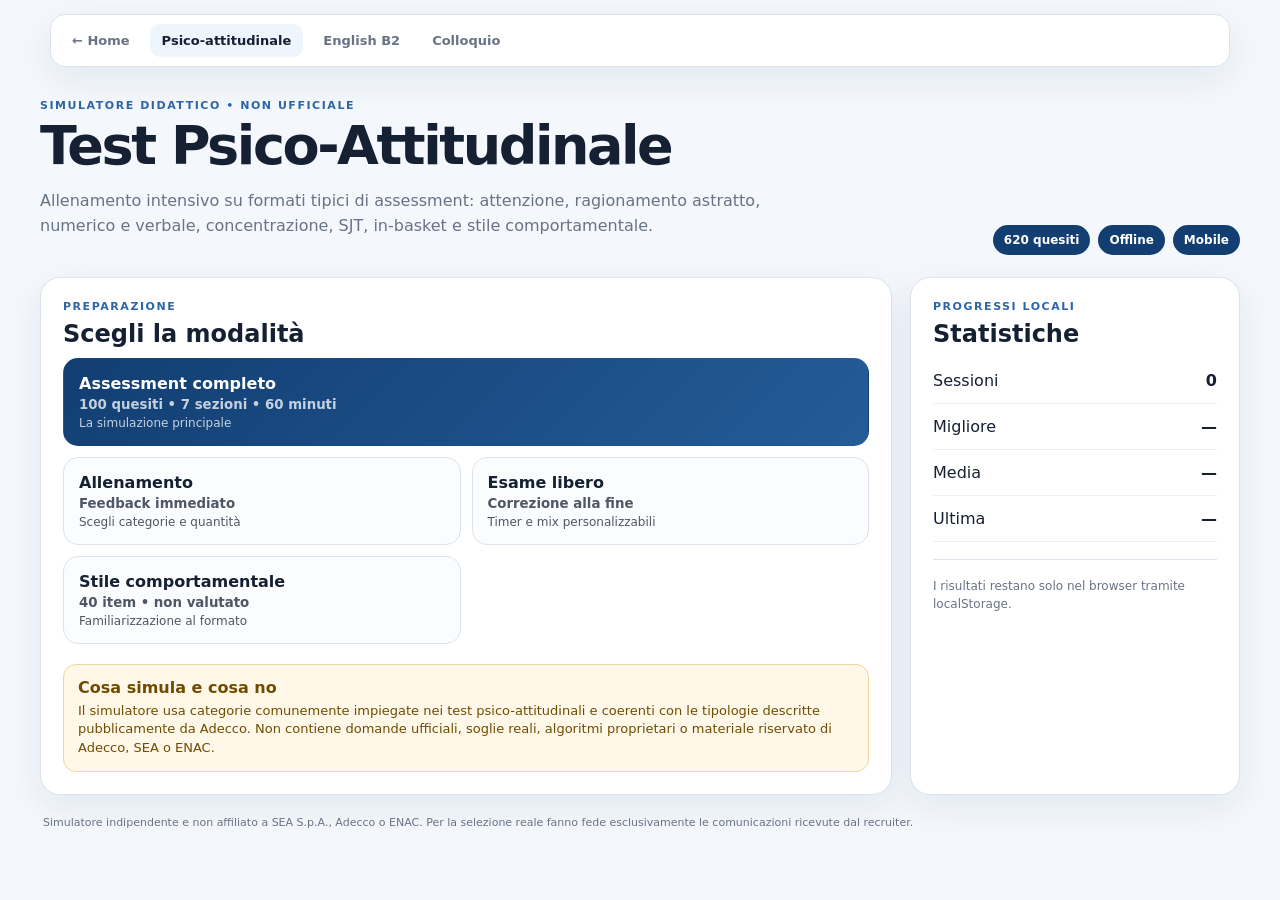
<file: assessment.html>
<!doctype html>
<html lang="it">
<head>
  <meta charset="utf-8" />
  <meta name="viewport" content="width=device-width,initial-scale=1" />
  <meta name="description" content="Simulatore didattico non ufficiale per assessment psico-attitudinali in ambito security aeroportuale." />
  <title>Test Psico-Attitudinale • SEA Security Prep</title>
  <meta name="theme-color" content="#0b1f3a" />
  <meta name="apple-mobile-web-app-capable" content="yes" />
  <meta name="apple-mobile-web-app-status-bar-style" content="black-translucent" />
  <link rel="manifest" href="manifest.webmanifest" />
  <link rel="apple-touch-icon" href="icons/apple-touch-icon.png" />
  <link rel="stylesheet" href="style.css" />
  <script src="pwa.js" defer></script>
</head>
<body>
  <nav class="portal-nav">
    <a href="index.html">← Home</a>
    <a class="active" href="assessment.html">Psico-attitudinale</a>
    <a href="english.html">English B2</a>
    <a href="colloquio.html">Colloquio</a>
  </nav>
  <div class="shell">
    <header class="hero">
      <div>
        <p class="eyebrow">SIMULATORE DIDATTICO • NON UFFICIALE</p>
        <h1>Test Psico-Attitudinale</h1>
        <p class="lead">Allenamento intensivo su formati tipici di assessment: attenzione, ragionamento astratto, numerico e verbale, concentrazione, SJT, in-basket e stile comportamentale.</p>
      </div>
      <div class="hero-tags"><span>620 quesiti</span><span>Offline</span><span>Mobile</span></div>
    </header>

    <main>
      <section id="home" class="home-grid">
        <div class="panel">
          <div class="section-title"><div><p class="eyebrow">PREPARAZIONE</p><h2>Scegli la modalità</h2></div></div>
          <div class="mode-grid">
            <button class="mode-card featured" data-mode="assessment">
              <b>Assessment completo</b><small>100 quesiti • 7 sezioni • 60 minuti</small><span>La simulazione principale</span>
            </button>
            <button class="mode-card" data-mode="practice"><b>Allenamento</b><small>Feedback immediato</small><span>Scegli categorie e quantità</span></button>
            <button class="mode-card" data-mode="exam"><b>Esame libero</b><small>Correzione alla fine</small><span>Timer e mix personalizzabili</span></button>
            <button class="mode-card" data-mode="personality"><b>Stile comportamentale</b><small>40 item • non valutato</small><span>Familiarizzazione al formato</span></button>
          </div>

          <div id="customSetup" class="custom-setup hidden">
            <div class="fields">
              <label><span>Numero quesiti</span><select id="countSelect"><option>20</option><option selected>50</option><option>100</option><option>200</option><option>300</option><option>500</option></select></label>
              <label><span>Tempo</span><select id="timeSelect"><option value="0">Senza limite</option><option value="20">20 min</option><option value="30">30 min</option><option value="45">45 min</option><option value="60" selected>60 min</option><option value="90">90 min</option></select></label>
            </div>
            <h3>Categorie</h3><div id="categoryChooser" class="category-chooser"></div>
            <button id="startCustom" class="btn primary">Inizia</button>
          </div>

          <div class="official-note">
            <b>Cosa simula e cosa no</b>
            <p>Il simulatore usa categorie comunemente impiegate nei test psico-attitudinali e coerenti con le tipologie descritte pubblicamente da Adecco. Non contiene domande ufficiali, soglie reali, algoritmi proprietari o materiale riservato di Adecco, SEA o ENAC.</p>
          </div>
        </div>

        <aside class="panel stats-panel">
          <p class="eyebrow">PROGRESSI LOCALI</p><h2>Statistiche</h2>
          <div class="stat"><span>Sessioni</span><strong id="statSessions">0</strong></div>
          <div class="stat"><span>Migliore</span><strong id="statBest">—</strong></div>
          <div class="stat"><span>Media</span><strong id="statAvg">—</strong></div>
          <div class="stat"><span>Ultima</span><strong id="statLast">—</strong></div>
          <hr />
          <p class="small">I risultati restano solo nel browser tramite localStorage.</p>
          <button id="resumeBtn" class="btn secondary hidden">Riprendi sessione</button>
        </aside>
      </section>

      <section id="quiz" class="hidden">
        <div class="quiz-top panel">
          <div class="progress-wrap"><div class="row"><b id="progressLabel">1 / 100</b><span id="sectionLabel"></span></div><div class="progress"><i id="progressBar"></i></div></div>
          <div class="timer-wrap"><span id="categoryPill" class="pill">Attenzione</span><strong id="timer">08:00</strong></div>
        </div>

        <div class="quiz-grid">
          <article class="panel question-panel">
            <div class="q-meta"><span id="qIndex">Quesito 1</span><span id="difficulty"></span></div>
            <div id="questionStem" class="question-stem"></div>
            <div id="answers" class="answers"></div>
            <div id="feedback" class="feedback hidden"></div>
            <div class="q-actions">
              <button id="prevBtn" class="btn secondary">← Indietro</button>
              <button id="flagBtn" class="btn ghost">⚑ Segna</button>
              <button id="nextBtn" class="btn primary">Avanti →</button>
            </div>
          </article>

          <aside class="panel nav-panel">
            <div class="row"><h3>Navigazione</h3><small id="answeredLabel">0 risposte</small></div>
            <div id="navigator" class="navigator"></div>
            <div class="legend"><span><i class="d ans"></i>risposta</span><span><i class="d flag"></i>segnata</span><span><i class="d curr"></i>corrente</span></div>
            <button id="finishBtn" class="btn danger">Termina sessione</button>
          </aside>
        </div>
      </section>

      <section id="results" class="hidden">
        <div class="panel result-hero">
          <div><p class="eyebrow">RISULTATO DIDATTICO</p><h2 id="resultTitle">Buona prestazione</h2><p id="resultText"></p><div id="resultWarning" class="result-warning"></div></div>
          <div class="score"><strong id="scorePct">0%</strong><span id="scoreRaw">0 / 0</span></div>
        </div>
        <div class="result-grid">
          <div class="panel"><h3>Per area</h3><div id="areaScores"></div></div>
          <div class="panel"><h3>Indicatori</h3><div id="indicators"></div></div>
        </div>
        <div class="panel review-panel">
          <div class="row review-header"><div><h3>Revisione</h3><p class="small">Le spiegazioni servono per capire il metodo, non per memorizzare risposte.</p></div><select id="reviewFilter"><option value="wrong">Solo errori</option><option value="all">Tutte</option><option value="unanswered">Non risposte</option><option value="flagged">Segnate</option></select></div>
          <div id="review"></div>
        </div>
        <div class="panel result-actions"><button id="retryWrong" class="btn secondary">Ripeti errori</button><button id="newSession" class="btn primary">Nuova sessione</button><button id="resetStats" class="btn ghost">Azzera statistiche</button></div>
      </section>
    </main>

    <footer>Simulatore indipendente e non affiliato a SEA S.p.A., Adecco o ENAC. Per la selezione reale fanno fede esclusivamente le comunicazioni ricevute dal recruiter.</footer>
  </div>
  <script src="app.js"></script>
</body>
</html>
</file>
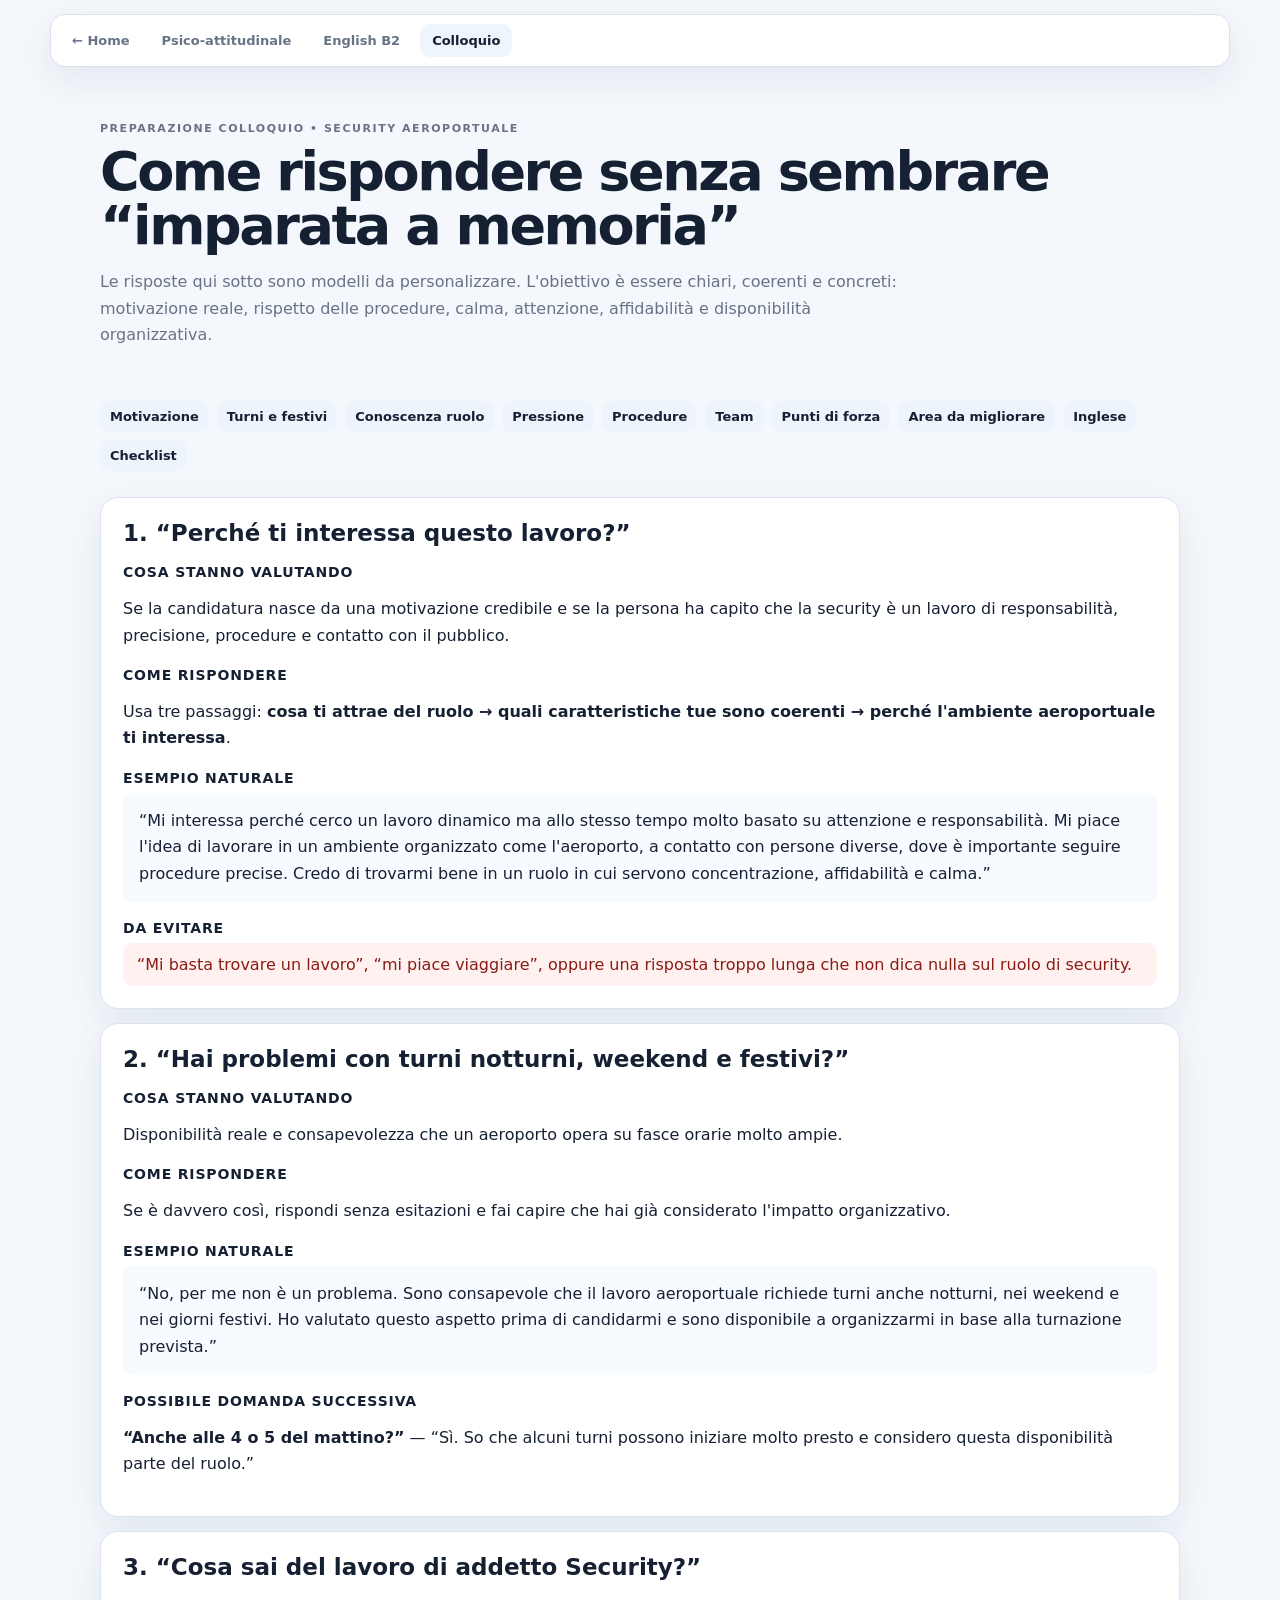
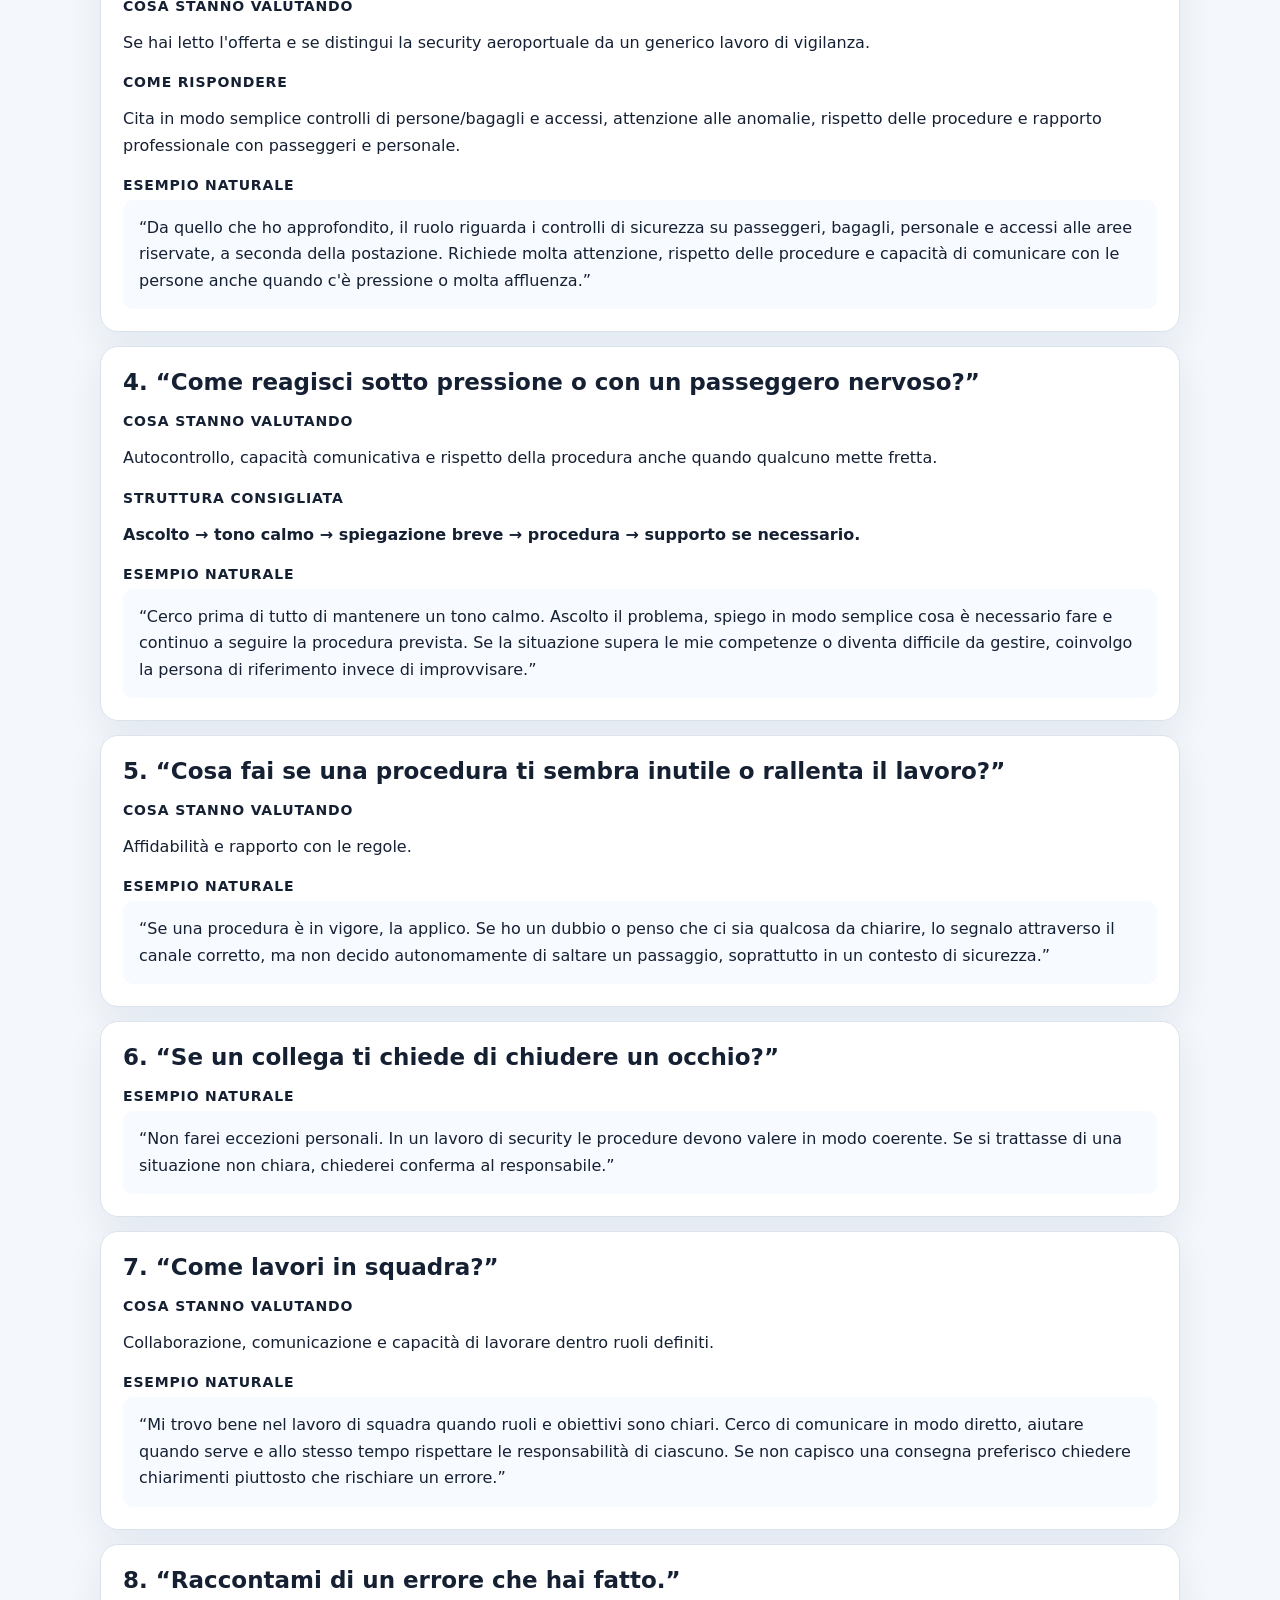
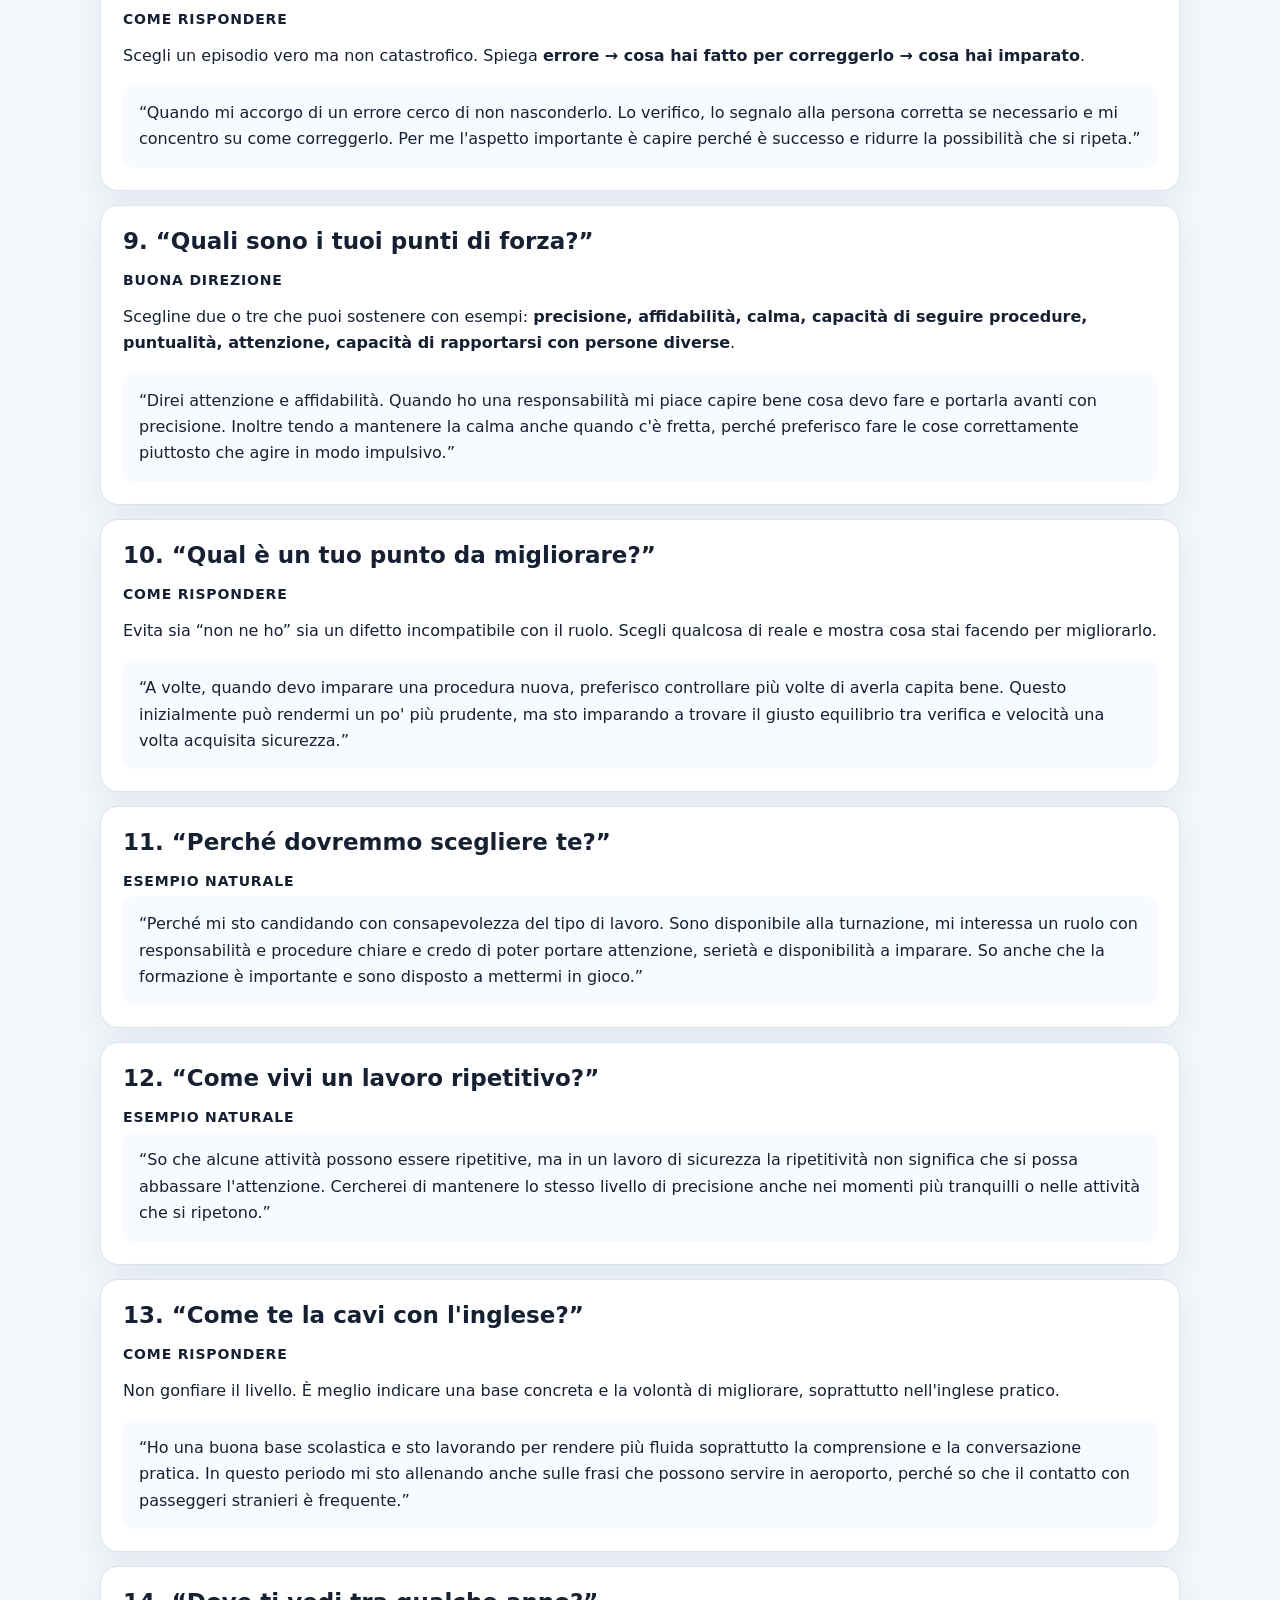
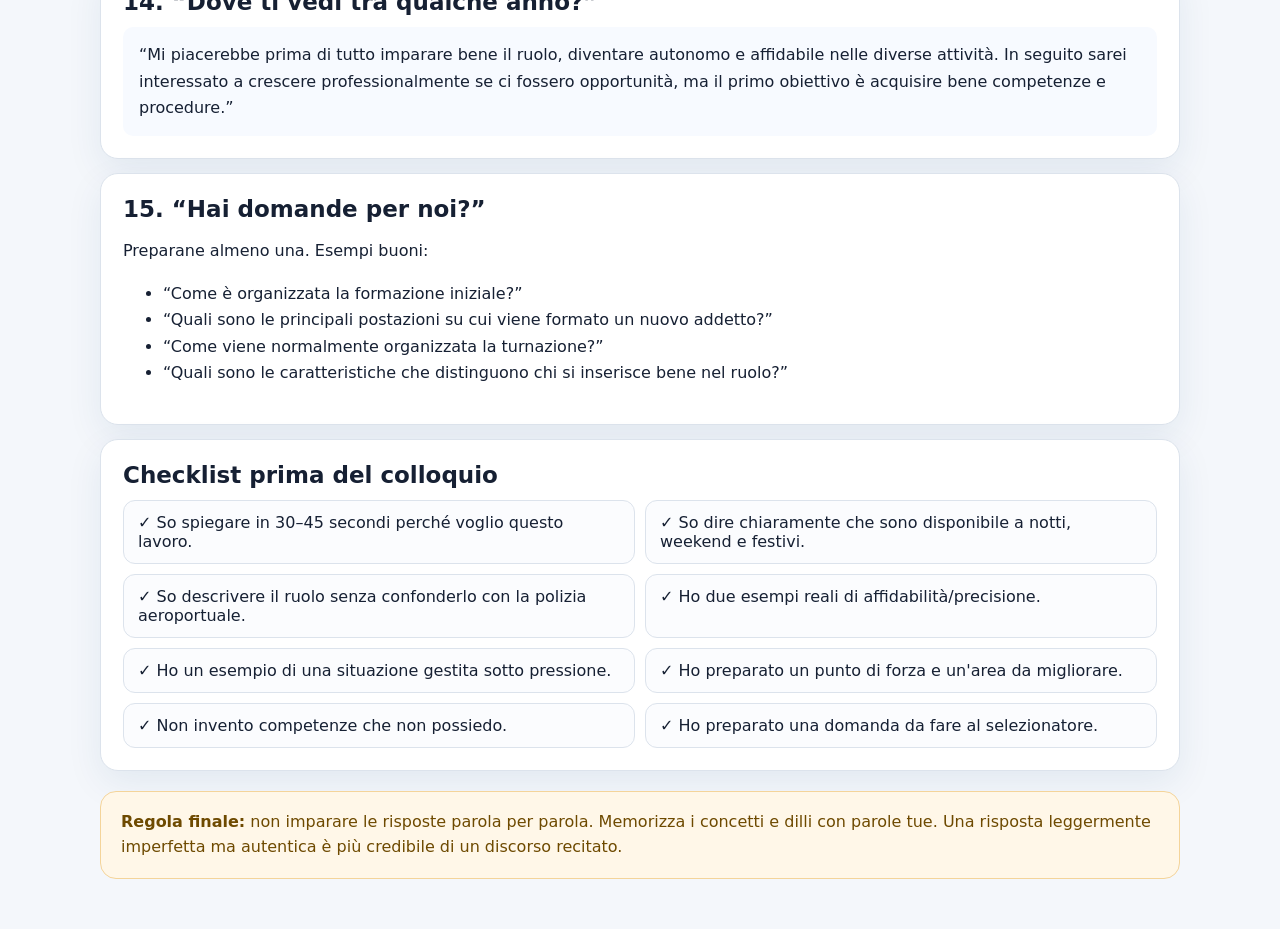
<file: colloquio.html>
<!doctype html>
<html lang="it">
<head>
  <meta charset="utf-8">
  <meta name="viewport" content="width=device-width,initial-scale=1">
  <meta name="description" content="Guida non ufficiale per preparare il colloquio di una selezione security aeroportuale.">
  <title>Preparazione colloquio • SEA Security Prep</title>
  <meta name="theme-color" content="#0b1f3a">
  <meta name="apple-mobile-web-app-capable" content="yes">
  <meta name="apple-mobile-web-app-status-bar-style" content="black-translucent">
  <link rel="manifest" href="manifest.webmanifest">
  <link rel="apple-touch-icon" href="icons/apple-touch-icon.png">
  <link rel="stylesheet" href="style.css">
  <script src="pwa.js" defer></script>
</head>
<body>
  <nav class="portal-nav">
    <a href="index.html">← Home</a>
    <a href="assessment.html">Psico-attitudinale</a>
    <a href="english.html">English B2</a>
    <a class="active" href="colloquio.html">Colloquio</a>
  </nav>

  <main class="guide-wrap">
    <header class="guide-hero">
      <p class="eyebrow">PREPARAZIONE COLLOQUIO • SECURITY AEROPORTUALE</p>
      <h1>Come rispondere senza sembrare “imparata a memoria”</h1>
      <p>Le risposte qui sotto sono modelli da personalizzare. L'obiettivo è essere chiari, coerenti e concreti: motivazione reale, rispetto delle procedure, calma, attenzione, affidabilità e disponibilità organizzativa.</p>
    </header>

    <nav class="guide-index">
      <a href="#motivazione">Motivazione</a>
      <a href="#turni">Turni e festivi</a>
      <a href="#ruolo">Conoscenza ruolo</a>
      <a href="#pressione">Pressione</a>
      <a href="#procedure">Procedure</a>
      <a href="#team">Team</a>
      <a href="#punti">Punti di forza</a>
      <a href="#debolezza">Area da migliorare</a>
      <a href="#inglese">Inglese</a>
      <a href="#checklist">Checklist</a>
    </nav>

    <section id="motivazione" class="guide-card">
      <h2>1. “Perché ti interessa questo lavoro?”</h2>
      <h3>Cosa stanno valutando</h3>
      <p>Se la candidatura nasce da una motivazione credibile e se la persona ha capito che la security è un lavoro di responsabilità, precisione, procedure e contatto con il pubblico.</p>
      <h3>Come rispondere</h3>
      <p>Usa tre passaggi: <strong>cosa ti attrae del ruolo → quali caratteristiche tue sono coerenti → perché l'ambiente aeroportuale ti interessa</strong>.</p>
      <h3>Esempio naturale</h3>
      <div class="good-answer">“Mi interessa perché cerco un lavoro dinamico ma allo stesso tempo molto basato su attenzione e responsabilità. Mi piace l'idea di lavorare in un ambiente organizzato come l'aeroporto, a contatto con persone diverse, dove è importante seguire procedure precise. Credo di trovarmi bene in un ruolo in cui servono concentrazione, affidabilità e calma.”</div>
      <h3>Da evitare</h3>
      <div class="avoid">“Mi basta trovare un lavoro”, “mi piace viaggiare”, oppure una risposta troppo lunga che non dica nulla sul ruolo di security.</div>
    </section>

    <section id="turni" class="guide-card">
      <h2>2. “Hai problemi con turni notturni, weekend e festivi?”</h2>
      <h3>Cosa stanno valutando</h3>
      <p>Disponibilità reale e consapevolezza che un aeroporto opera su fasce orarie molto ampie.</p>
      <h3>Come rispondere</h3>
      <p>Se è davvero così, rispondi senza esitazioni e fai capire che hai già considerato l'impatto organizzativo.</p>
      <h3>Esempio naturale</h3>
      <div class="good-answer">“No, per me non è un problema. Sono consapevole che il lavoro aeroportuale richiede turni anche notturni, nei weekend e nei giorni festivi. Ho valutato questo aspetto prima di candidarmi e sono disponibile a organizzarmi in base alla turnazione prevista.”</div>
      <h3>Possibile domanda successiva</h3>
      <p><strong>“Anche alle 4 o 5 del mattino?”</strong> — “Sì. So che alcuni turni possono iniziare molto presto e considero questa disponibilità parte del ruolo.”</p>
    </section>

    <section id="ruolo" class="guide-card">
      <h2>3. “Cosa sai del lavoro di addetto Security?”</h2>
      <h3>Cosa stanno valutando</h3>
      <p>Se hai letto l'offerta e se distingui la security aeroportuale da un generico lavoro di vigilanza.</p>
      <h3>Come rispondere</h3>
      <p>Cita in modo semplice controlli di persone/bagagli e accessi, attenzione alle anomalie, rispetto delle procedure e rapporto professionale con passeggeri e personale.</p>
      <h3>Esempio naturale</h3>
      <div class="good-answer">“Da quello che ho approfondito, il ruolo riguarda i controlli di sicurezza su passeggeri, bagagli, personale e accessi alle aree riservate, a seconda della postazione. Richiede molta attenzione, rispetto delle procedure e capacità di comunicare con le persone anche quando c'è pressione o molta affluenza.”</div>
    </section>

    <section id="pressione" class="guide-card">
      <h2>4. “Come reagisci sotto pressione o con un passeggero nervoso?”</h2>
      <h3>Cosa stanno valutando</h3>
      <p>Autocontrollo, capacità comunicativa e rispetto della procedura anche quando qualcuno mette fretta.</p>
      <h3>Struttura consigliata</h3>
      <p><strong>Ascolto → tono calmo → spiegazione breve → procedura → supporto se necessario.</strong></p>
      <h3>Esempio naturale</h3>
      <div class="good-answer">“Cerco prima di tutto di mantenere un tono calmo. Ascolto il problema, spiego in modo semplice cosa è necessario fare e continuo a seguire la procedura prevista. Se la situazione supera le mie competenze o diventa difficile da gestire, coinvolgo la persona di riferimento invece di improvvisare.”</div>
    </section>

    <section id="procedure" class="guide-card">
      <h2>5. “Cosa fai se una procedura ti sembra inutile o rallenta il lavoro?”</h2>
      <h3>Cosa stanno valutando</h3>
      <p>Affidabilità e rapporto con le regole.</p>
      <h3>Esempio naturale</h3>
      <div class="good-answer">“Se una procedura è in vigore, la applico. Se ho un dubbio o penso che ci sia qualcosa da chiarire, lo segnalo attraverso il canale corretto, ma non decido autonomamente di saltare un passaggio, soprattutto in un contesto di sicurezza.”</div>
    </section>

    <section class="guide-card">
      <h2>6. “Se un collega ti chiede di chiudere un occhio?”</h2>
      <h3>Esempio naturale</h3>
      <div class="good-answer">“Non farei eccezioni personali. In un lavoro di security le procedure devono valere in modo coerente. Se si trattasse di una situazione non chiara, chiederei conferma al responsabile.”</div>
    </section>

    <section id="team" class="guide-card">
      <h2>7. “Come lavori in squadra?”</h2>
      <h3>Cosa stanno valutando</h3>
      <p>Collaborazione, comunicazione e capacità di lavorare dentro ruoli definiti.</p>
      <h3>Esempio naturale</h3>
      <div class="good-answer">“Mi trovo bene nel lavoro di squadra quando ruoli e obiettivi sono chiari. Cerco di comunicare in modo diretto, aiutare quando serve e allo stesso tempo rispettare le responsabilità di ciascuno. Se non capisco una consegna preferisco chiedere chiarimenti piuttosto che rischiare un errore.”</div>
    </section>

    <section class="guide-card">
      <h2>8. “Raccontami di un errore che hai fatto.”</h2>
      <h3>Come rispondere</h3>
      <p>Scegli un episodio vero ma non catastrofico. Spiega <strong>errore → cosa hai fatto per correggerlo → cosa hai imparato</strong>.</p>
      <div class="good-answer">“Quando mi accorgo di un errore cerco di non nasconderlo. Lo verifico, lo segnalo alla persona corretta se necessario e mi concentro su come correggerlo. Per me l'aspetto importante è capire perché è successo e ridurre la possibilità che si ripeta.”</div>
    </section>

    <section id="punti" class="guide-card">
      <h2>9. “Quali sono i tuoi punti di forza?”</h2>
      <h3>Buona direzione</h3>
      <p>Scegline due o tre che puoi sostenere con esempi: <strong>precisione, affidabilità, calma, capacità di seguire procedure, puntualità, attenzione, capacità di rapportarsi con persone diverse</strong>.</p>
      <div class="good-answer">“Direi attenzione e affidabilità. Quando ho una responsabilità mi piace capire bene cosa devo fare e portarla avanti con precisione. Inoltre tendo a mantenere la calma anche quando c'è fretta, perché preferisco fare le cose correttamente piuttosto che agire in modo impulsivo.”</div>
    </section>

    <section id="debolezza" class="guide-card">
      <h2>10. “Qual è un tuo punto da migliorare?”</h2>
      <h3>Come rispondere</h3>
      <p>Evita sia “non ne ho” sia un difetto incompatibile con il ruolo. Scegli qualcosa di reale e mostra cosa stai facendo per migliorarlo.</p>
      <div class="good-answer">“A volte, quando devo imparare una procedura nuova, preferisco controllare più volte di averla capita bene. Questo inizialmente può rendermi un po' più prudente, ma sto imparando a trovare il giusto equilibrio tra verifica e velocità una volta acquisita sicurezza.”</div>
    </section>

    <section class="guide-card">
      <h2>11. “Perché dovremmo scegliere te?”</h2>
      <h3>Esempio naturale</h3>
      <div class="good-answer">“Perché mi sto candidando con consapevolezza del tipo di lavoro. Sono disponibile alla turnazione, mi interessa un ruolo con responsabilità e procedure chiare e credo di poter portare attenzione, serietà e disponibilità a imparare. So anche che la formazione è importante e sono disposto a mettermi in gioco.”</div>
    </section>

    <section class="guide-card">
      <h2>12. “Come vivi un lavoro ripetitivo?”</h2>
      <h3>Esempio naturale</h3>
      <div class="good-answer">“So che alcune attività possono essere ripetitive, ma in un lavoro di sicurezza la ripetitività non significa che si possa abbassare l'attenzione. Cercherei di mantenere lo stesso livello di precisione anche nei momenti più tranquilli o nelle attività che si ripetono.”</div>
    </section>

    <section id="inglese" class="guide-card">
      <h2>13. “Come te la cavi con l'inglese?”</h2>
      <h3>Come rispondere</h3>
      <p>Non gonfiare il livello. È meglio indicare una base concreta e la volontà di migliorare, soprattutto nell'inglese pratico.</p>
      <div class="good-answer">“Ho una buona base scolastica e sto lavorando per rendere più fluida soprattutto la comprensione e la conversazione pratica. In questo periodo mi sto allenando anche sulle frasi che possono servire in aeroporto, perché so che il contatto con passeggeri stranieri è frequente.”</div>
    </section>

    <section class="guide-card">
      <h2>14. “Dove ti vedi tra qualche anno?”</h2>
      <div class="good-answer">“Mi piacerebbe prima di tutto imparare bene il ruolo, diventare autonomo e affidabile nelle diverse attività. In seguito sarei interessato a crescere professionalmente se ci fossero opportunità, ma il primo obiettivo è acquisire bene competenze e procedure.”</div>
    </section>

    <section class="guide-card">
      <h2>15. “Hai domande per noi?”</h2>
      <p>Preparane almeno una. Esempi buoni:</p>
      <ul>
        <li>“Come è organizzata la formazione iniziale?”</li>
        <li>“Quali sono le principali postazioni su cui viene formato un nuovo addetto?”</li>
        <li>“Come viene normalmente organizzata la turnazione?”</li>
        <li>“Quali sono le caratteristiche che distinguono chi si inserisce bene nel ruolo?”</li>
      </ul>
    </section>

    <section id="checklist" class="guide-card">
      <h2>Checklist prima del colloquio</h2>
      <div class="interview-checklist">
        <div class="checkitem">✓ So spiegare in 30–45 secondi perché voglio questo lavoro.</div>
        <div class="checkitem">✓ So dire chiaramente che sono disponibile a notti, weekend e festivi.</div>
        <div class="checkitem">✓ So descrivere il ruolo senza confonderlo con la polizia aeroportuale.</div>
        <div class="checkitem">✓ Ho due esempi reali di affidabilità/precisione.</div>
        <div class="checkitem">✓ Ho un esempio di una situazione gestita sotto pressione.</div>
        <div class="checkitem">✓ Ho preparato un punto di forza e un'area da migliorare.</div>
        <div class="checkitem">✓ Non invento competenze che non possiedo.</div>
        <div class="checkitem">✓ Ho preparato una domanda da fare al selezionatore.</div>
      </div>
    </section>

    <section class="portal-note">
      <strong>Regola finale:</strong> non imparare le risposte parola per parola. Memorizza i concetti e dilli con parole tue. Una risposta leggermente imperfetta ma autentica è più credibile di un discorso recitato.
    </section>
  </main>
</body>
</html>
</file>
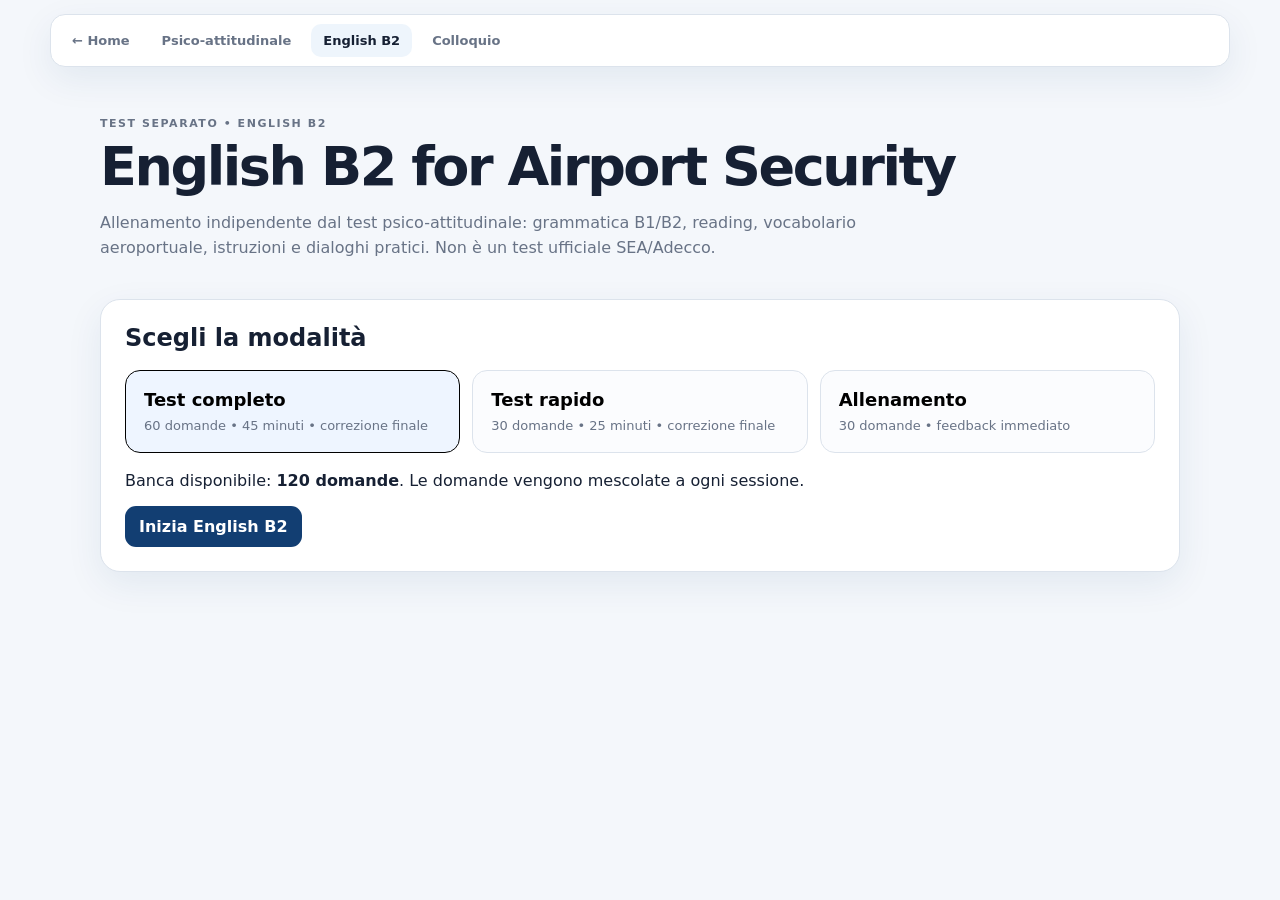
<file: english.html>
<!doctype html>
<html lang="it">
<head>
  <meta charset="utf-8">
  <meta name="viewport" content="width=device-width,initial-scale=1">
  <meta name="description" content="Test English B2 non ufficiale per preparazione a un ruolo di security aeroportuale.">
  <title>English B2 • SEA Security Prep</title>
  <meta name="theme-color" content="#0b1f3a">
  <meta name="apple-mobile-web-app-capable" content="yes">
  <meta name="apple-mobile-web-app-status-bar-style" content="black-translucent">
  <link rel="manifest" href="manifest.webmanifest">
  <link rel="apple-touch-icon" href="icons/apple-touch-icon.png">
  <link rel="stylesheet" href="style.css">
  <script src="pwa.js" defer></script>
</head>
<body>
  <nav class="portal-nav">
    <a href="index.html">← Home</a>
    <a href="assessment.html">Psico-attitudinale</a>
    <a class="active" href="english.html">English B2</a>
    <a href="colloquio.html">Colloquio</a>
  </nav>

  <main class="english-shell">
    <header class="english-hero">
      <p class="eyebrow">TEST SEPARATO • ENGLISH B2</p>
      <h1>English B2 for Airport Security</h1>
      <p>Allenamento indipendente dal test psico-attitudinale: grammatica B1/B2, reading, vocabolario aeroportuale, istruzioni e dialoghi pratici. Non è un test ufficiale SEA/Adecco.</p>
    </header>

    <section id="engSetup" class="english-setup">
      <h2>Scegli la modalità</h2>
      <div class="english-modes">
        <button class="english-mode selected" data-mode="full"><b>Test completo</b><span>60 domande • 45 minuti • correzione finale</span></button>
        <button class="english-mode" data-mode="quick"><b>Test rapido</b><span>30 domande • 25 minuti • correzione finale</span></button>
        <button class="english-mode" data-mode="practice"><b>Allenamento</b><span>30 domande • feedback immediato</span></button>
      </div>
      <p class="tip">Banca disponibile: <strong>120 domande</strong>. Le domande vengono mescolate a ogni sessione.</p>
      <button id="engStart" class="btn primary">Inizia English B2</button>
    </section>

    <section id="engQuiz" class="english-quiz hidden">
      <div class="eng-top">
        <div style="flex:1">
          <strong id="engProgressText">Domanda 1 di 60</strong>
          <div class="eng-progress"><span id="engProgressBar"></span></div>
        </div>
        <span id="engTimer" class="timer">45:00</span>
      </div>
      <p id="engCategory" class="eyebrow">GRAMMAR</p>
      <div id="engContext" class="eng-context hidden"></div>
      <h2 id="engQuestion" class="eng-question"></h2>
      <div id="engOptions" class="eng-options"></div>
      <div id="engFeedback" class="eng-feedback hidden"></div>
      <div class="eng-actions">
        <button id="engPrev" class="btn secondary">← Indietro</button>
        <button id="engNext" class="btn primary">Avanti →</button>
      </div>
      <button id="engFinish" class="btn danger" style="margin-top:16px">Termina e correggi</button>
    </section>

    <section id="engResult" class="english-result hidden">
      <p class="eyebrow">RISULTATO ENGLISH B2</p>
      <div id="engScore" class="eng-score">0%</div>
      <p id="engSummary"></p>
      <div id="engStats" class="eng-stat-grid"></div>
      <h2>Revisione</h2>
      <div id="engReview"></div>
      <div class="actions">
        <button id="engRestart" class="btn primary">Nuovo test</button>
        <a href="colloquio.html" class="btn secondary" style="text-decoration:none">Vai al colloquio</a>
      </div>
    </section>
  </main>

  <script src="english.js"></script>
</body>
</html>
</file>
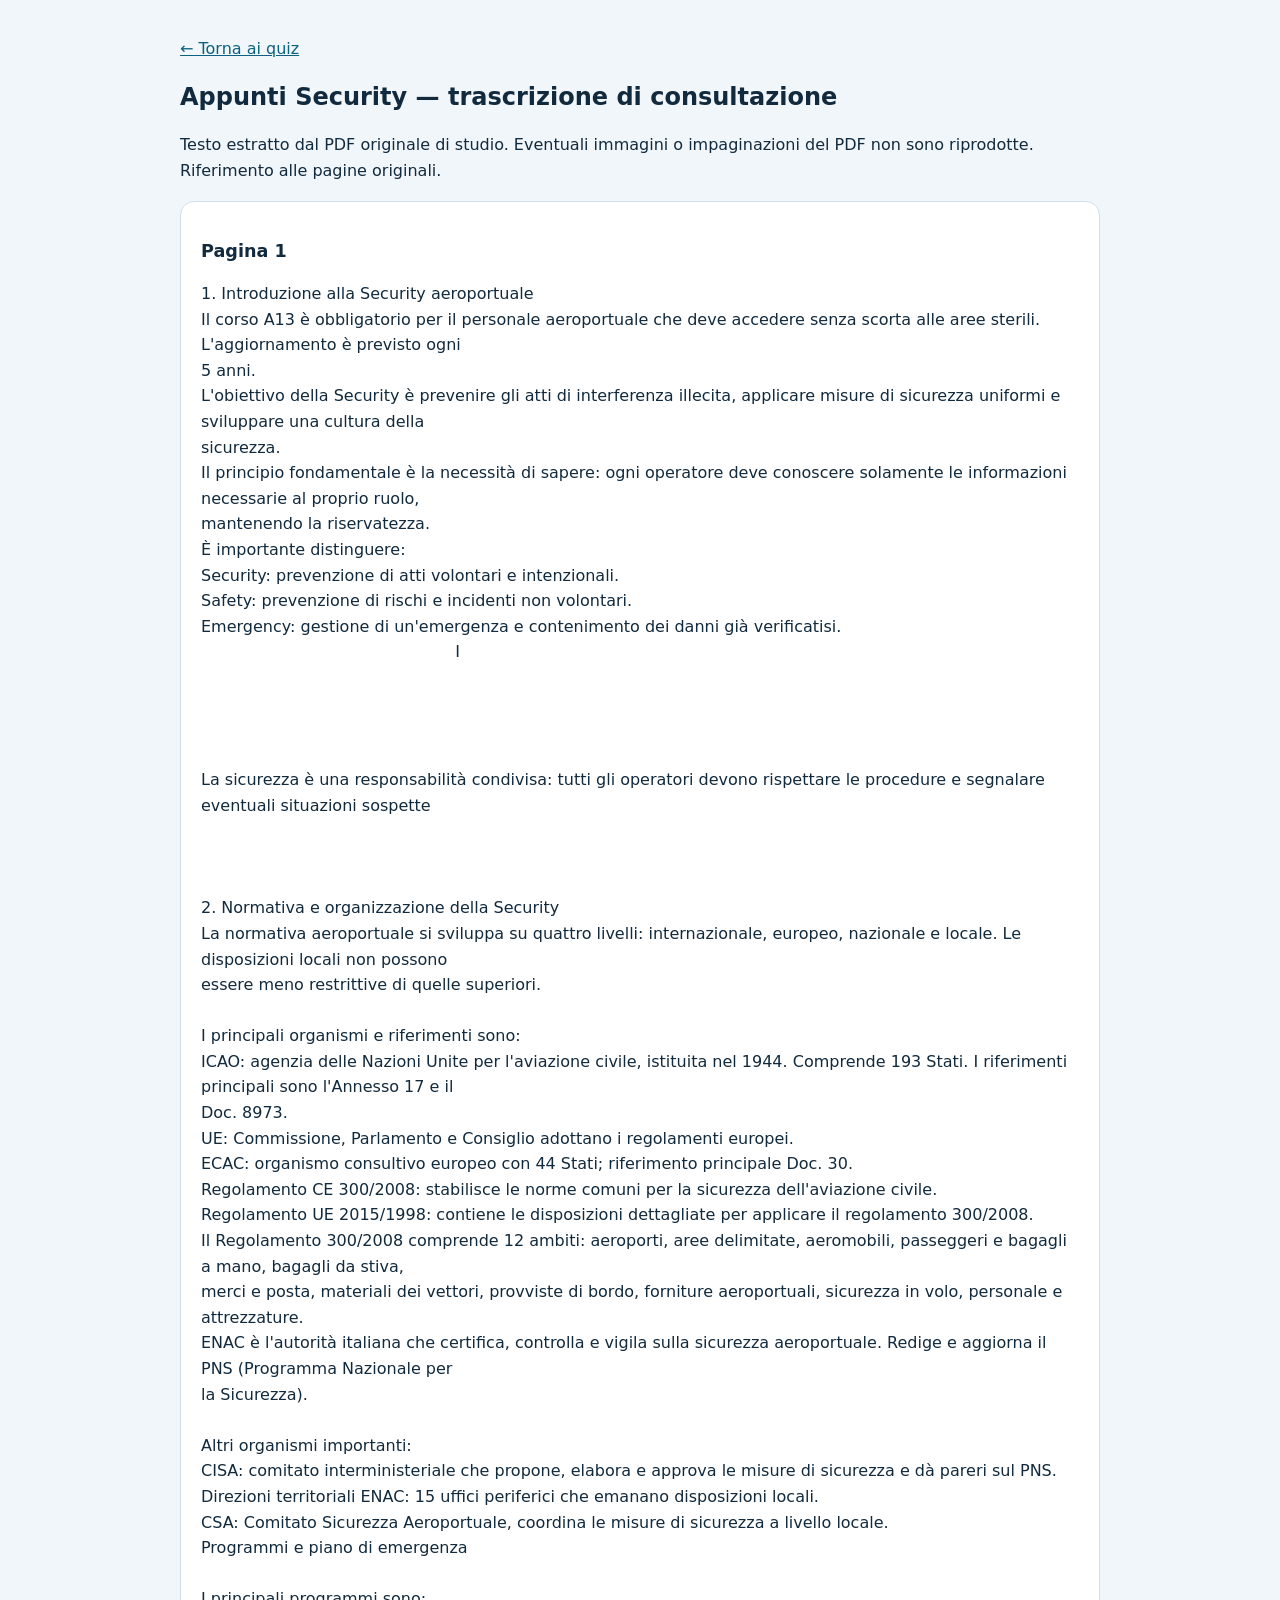
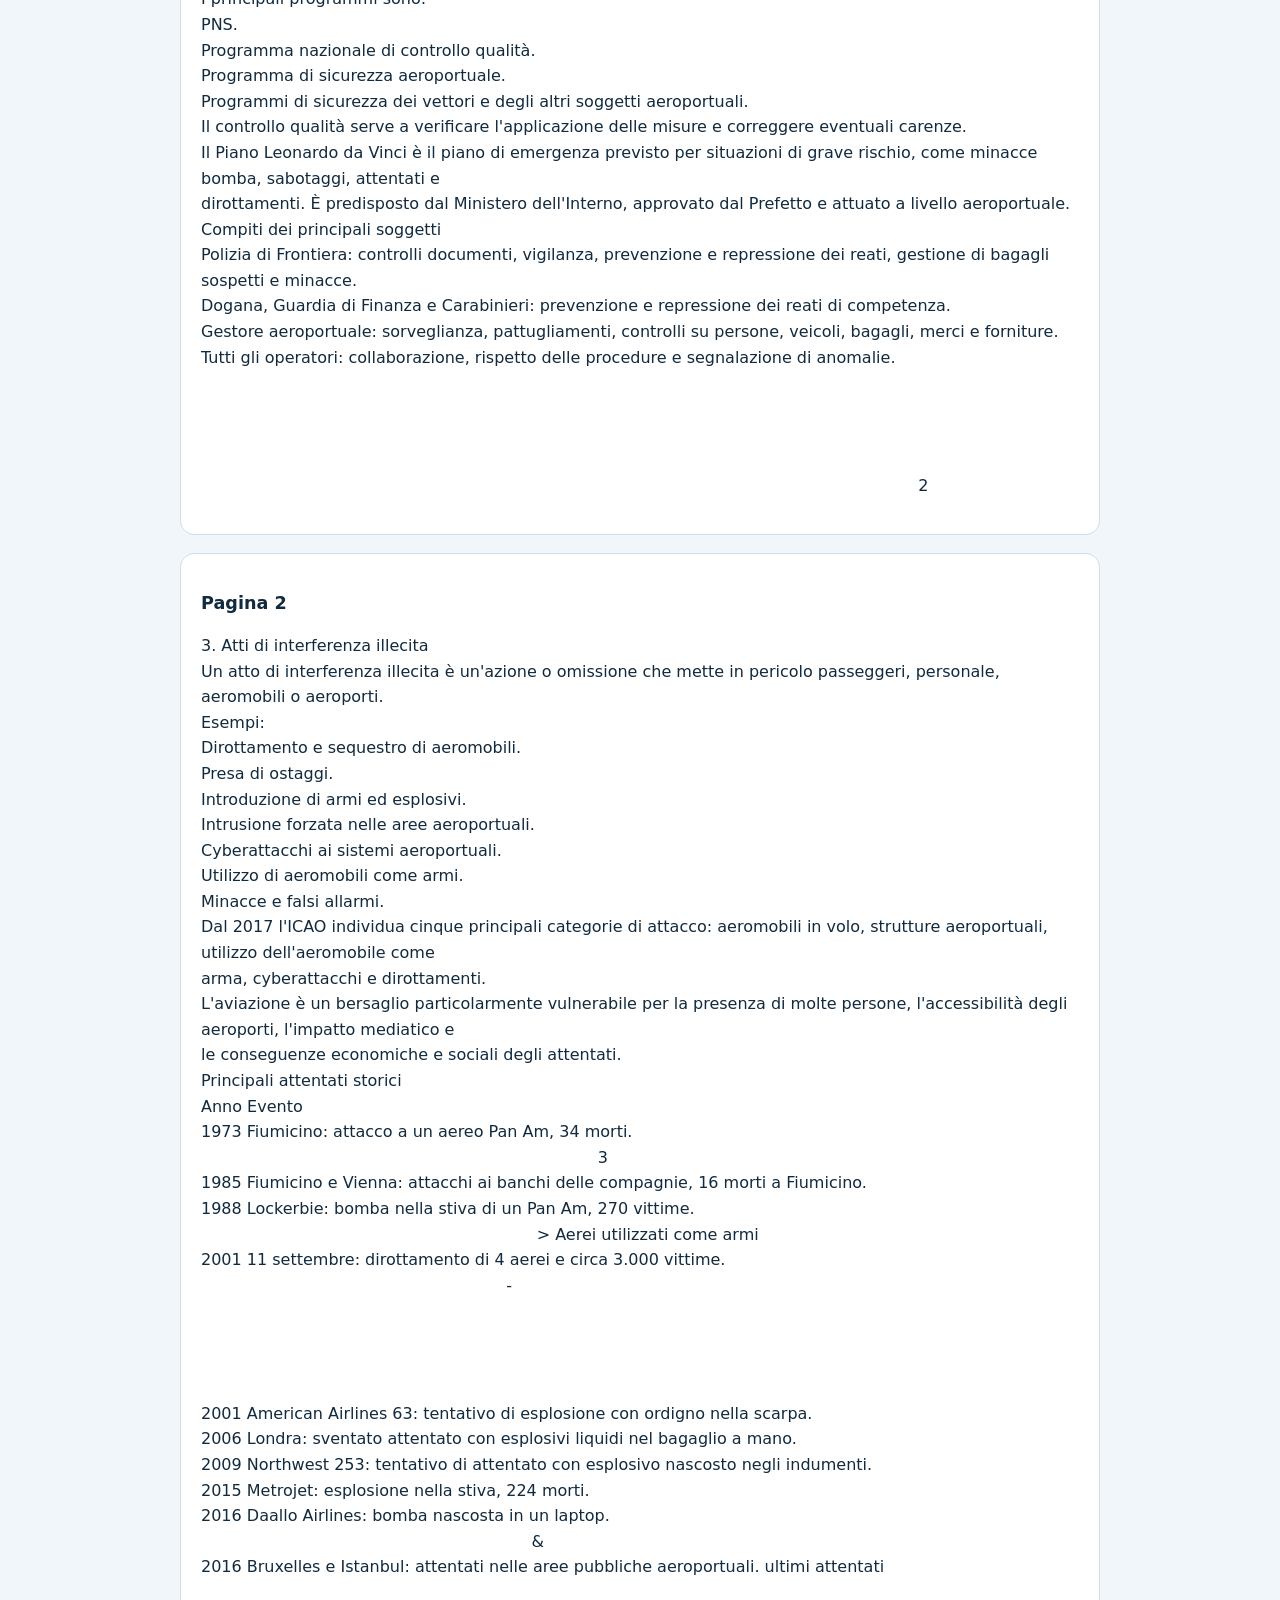
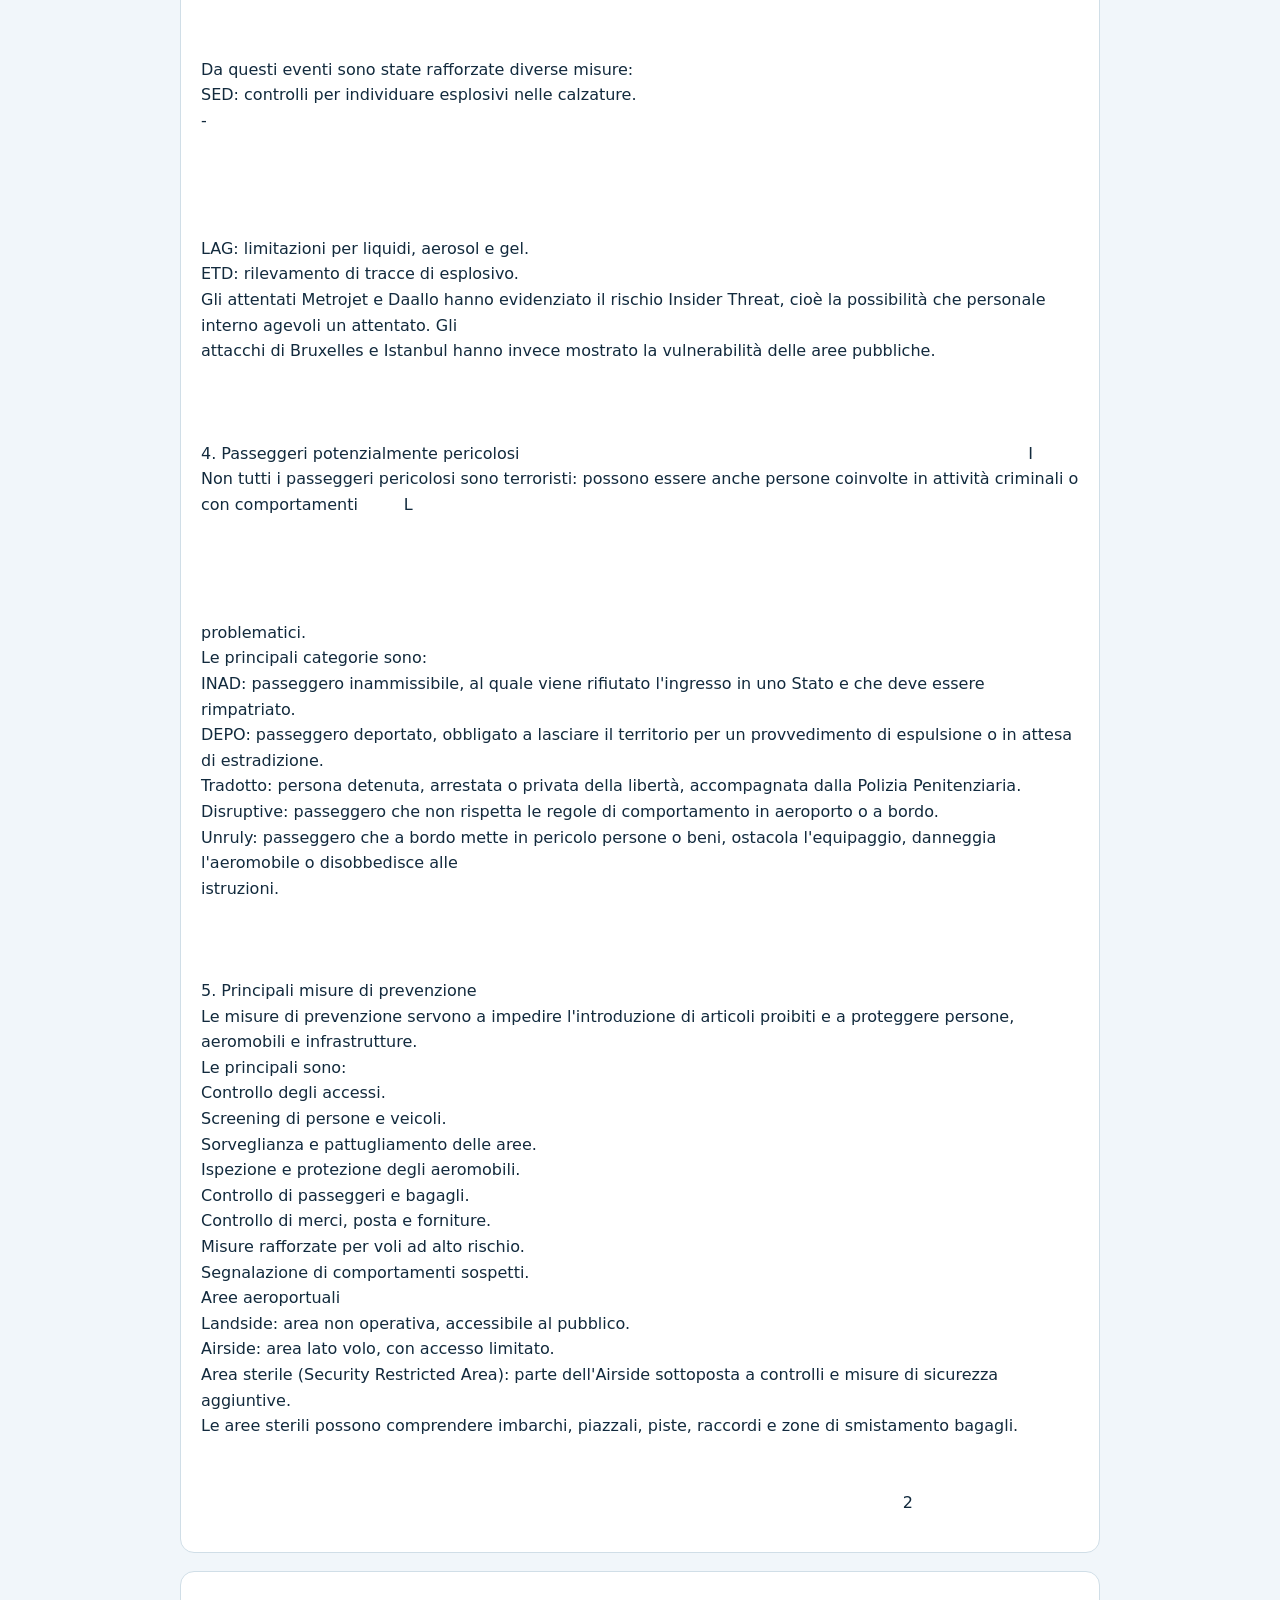
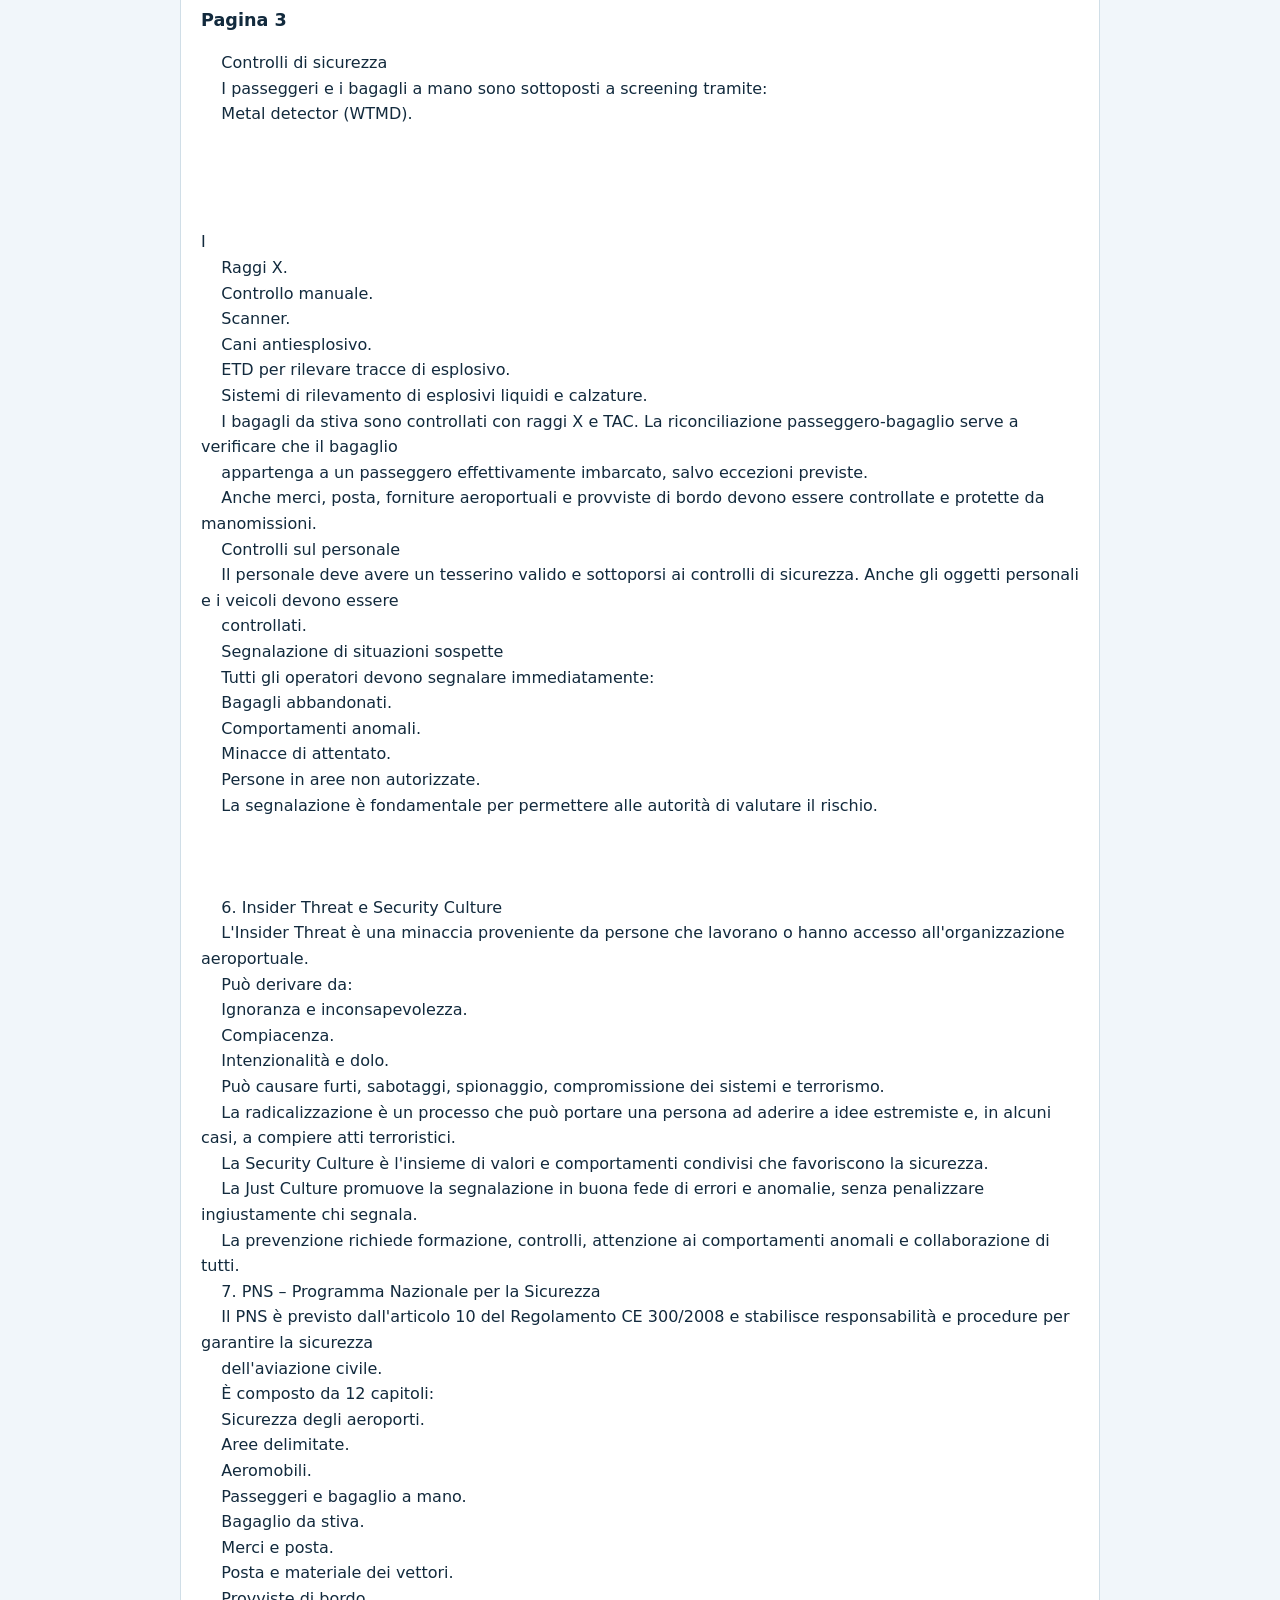
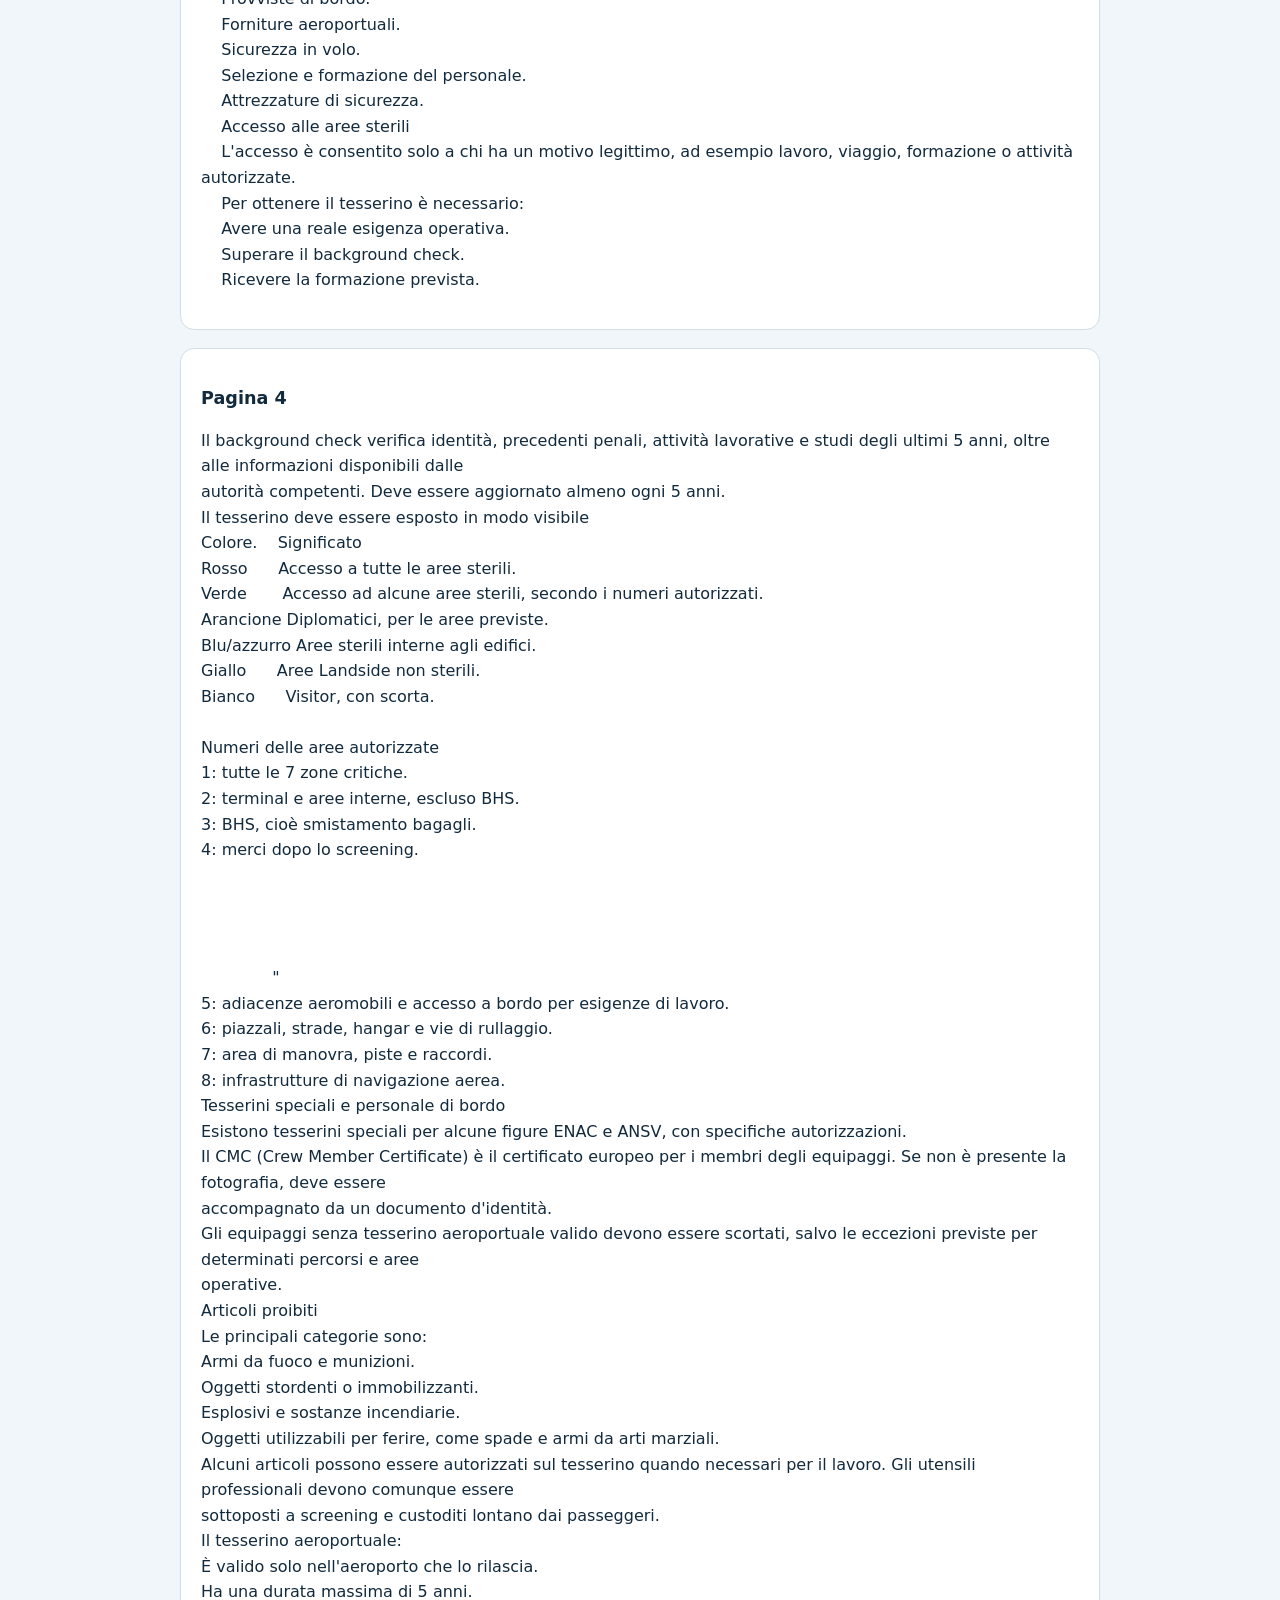
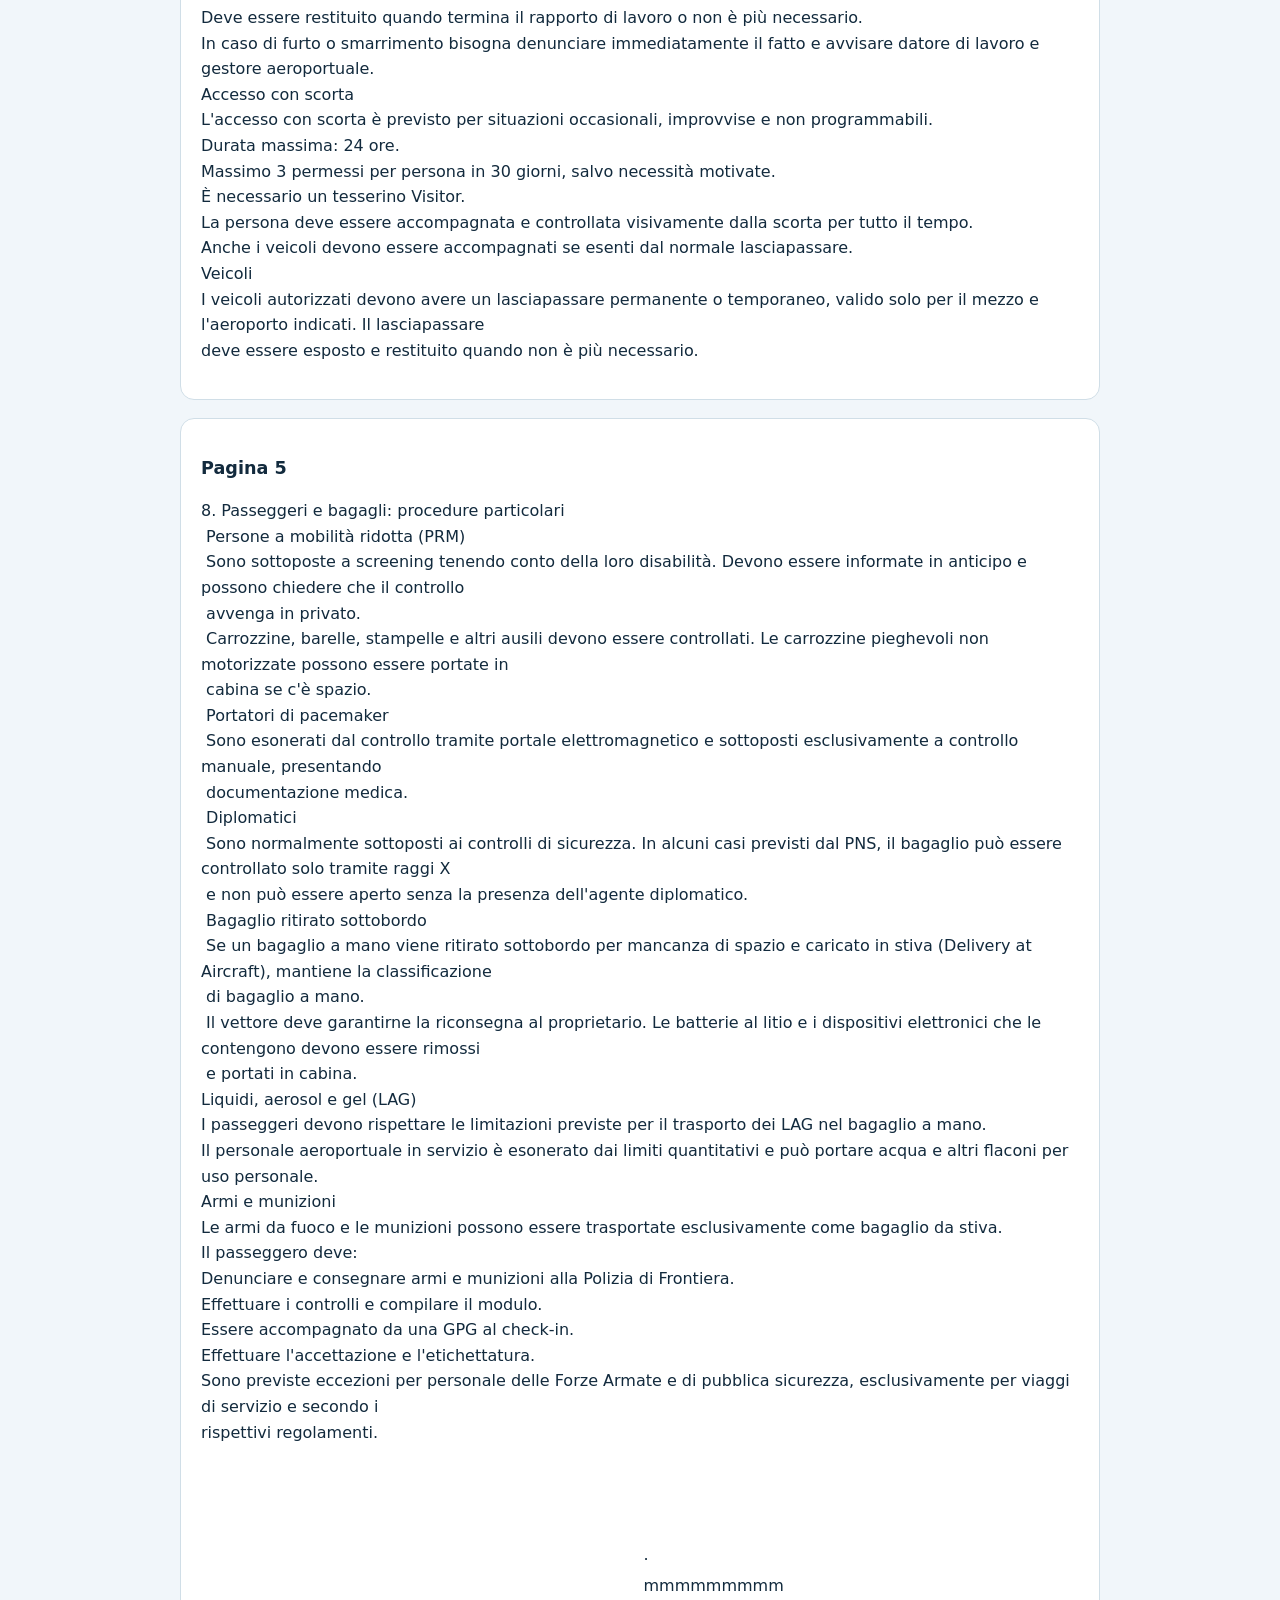
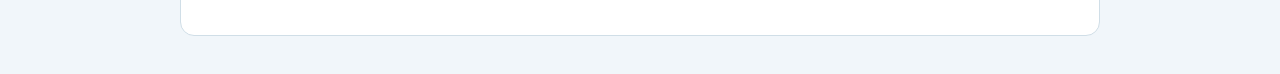
<file: francy-sea-quiz/1.html>
<!doctype html><html lang="it"><head><meta charset="utf-8"><meta name="viewport" content="width=device-width, initial-scale=1"><title>Appunti Security — Francy SEA</title><style>body{font:16px/1.6 system-ui,sans-serif;color:#122a3d;background:#f1f6fa;margin:0;padding:20px}main{max-width:920px;margin:auto}.page{background:white;border:1px solid #d0dee7;border-radius:14px;padding:20px;margin:18px 0;scroll-margin-top:15px}pre{font:inherit;white-space:pre-wrap;overflow-wrap:anywhere}a{color:#0c617e}h1{font-size:1.5rem}h2{font-size:1.1rem}</style></head><body><main><p><a href="./index.html">← Torna ai quiz</a></p><h1>Appunti Security — trascrizione di consultazione</h1><p>Testo estratto dal PDF originale di studio. Eventuali immagini o impaginazioni del PDF non sono riprodotte. Riferimento alle pagine originali.</p><section class="page" id="page=1"><h2>Pagina 1</h2><pre>1. Introduzione alla Security aeroportuale
Il corso A13 è obbligatorio per il personale aeroportuale che deve accedere senza scorta alle aree sterili. L'aggiornamento è previsto ogni
5 anni.
L'obiettivo della Security è prevenire gli atti di interferenza illecita, applicare misure di sicurezza uniformi e sviluppare una cultura della
sicurezza.
Il principio fondamentale è la necessità di sapere: ogni operatore deve conoscere solamente le informazioni necessarie al proprio ruolo,
mantenendo la riservatezza.
È importante distinguere:
Security: prevenzione di atti volontari e intenzionali.
Safety: prevenzione di rischi e incidenti non volontari.
Emergency: gestione di un'emergenza e contenimento dei danni già verificatisi.
                                                  I




La sicurezza è una responsabilità condivisa: tutti gli operatori devono rispettare le procedure e segnalare eventuali situazioni sospette



2. Normativa e organizzazione della Security
La normativa aeroportuale si sviluppa su quattro livelli: internazionale, europeo, nazionale e locale. Le disposizioni locali non possono
essere meno restrittive di quelle superiori.

I principali organismi e riferimenti sono:
ICAO: agenzia delle Nazioni Unite per l'aviazione civile, istituita nel 1944. Comprende 193 Stati. I riferimenti principali sono l'Annesso 17 e il
Doc. 8973.
UE: Commissione, Parlamento e Consiglio adottano i regolamenti europei.
ECAC: organismo consultivo europeo con 44 Stati; riferimento principale Doc. 30.
Regolamento CE 300/2008: stabilisce le norme comuni per la sicurezza dell'aviazione civile.
Regolamento UE 2015/1998: contiene le disposizioni dettagliate per applicare il regolamento 300/2008.
Il Regolamento 300/2008 comprende 12 ambiti: aeroporti, aree delimitate, aeromobili, passeggeri e bagagli a mano, bagagli da stiva,
merci e posta, materiali dei vettori, provviste di bordo, forniture aeroportuali, sicurezza in volo, personale e attrezzature.
ENAC è l'autorità italiana che certifica, controlla e vigila sulla sicurezza aeroportuale. Redige e aggiorna il PNS (Programma Nazionale per
la Sicurezza).

Altri organismi importanti:
CISA: comitato interministeriale che propone, elabora e approva le misure di sicurezza e dà pareri sul PNS.
Direzioni territoriali ENAC: 15 uffici periferici che emanano disposizioni locali.
CSA: Comitato Sicurezza Aeroportuale, coordina le misure di sicurezza a livello locale.
Programmi e piano di emergenza

I principali programmi sono:
PNS.
Programma nazionale di controllo qualità.
Programma di sicurezza aeroportuale.
Programmi di sicurezza dei vettori e degli altri soggetti aeroportuali.
Il controllo qualità serve a verificare l'applicazione delle misure e correggere eventuali carenze.
Il Piano Leonardo da Vinci è il piano di emergenza previsto per situazioni di grave rischio, come minacce bomba, sabotaggi, attentati e
dirottamenti. È predisposto dal Ministero dell'Interno, approvato dal Prefetto e attuato a livello aeroportuale.
Compiti dei principali soggetti
Polizia di Frontiera: controlli documenti, vigilanza, prevenzione e repressione dei reati, gestione di bagagli sospetti e minacce.
Dogana, Guardia di Finanza e Carabinieri: prevenzione e repressione dei reati di competenza.
Gestore aeroportuale: sorveglianza, pattugliamenti, controlli su persone, veicoli, bagagli, merci e forniture.
Tutti gli operatori: collaborazione, rispetto delle procedure e segnalazione di anomalie.




                                                                                                                                             2</pre></section><section class="page" id="page=2"><h2>Pagina 2</h2><pre>3. Atti di interferenza illecita
Un atto di interferenza illecita è un'azione o omissione che mette in pericolo passeggeri, personale, aeromobili o aeroporti.
Esempi:
Dirottamento e sequestro di aeromobili.
Presa di ostaggi.
Introduzione di armi ed esplosivi.
Intrusione forzata nelle aree aeroportuali.
Cyberattacchi ai sistemi aeroportuali.
Utilizzo di aeromobili come armi.
Minacce e falsi allarmi.
Dal 2017 l'ICAO individua cinque principali categorie di attacco: aeromobili in volo, strutture aeroportuali, utilizzo dell'aeromobile come
arma, cyberattacchi e dirottamenti.
L'aviazione è un bersaglio particolarmente vulnerabile per la presenza di molte persone, l'accessibilità degli aeroporti, l'impatto mediatico e
le conseguenze economiche e sociali degli attentati.
Principali attentati storici
Anno Evento
1973 Fiumicino: attacco a un aereo Pan Am, 34 morti.
                                                                              3
1985 Fiumicino e Vienna: attacchi ai banchi delle compagnie, 16 morti a Fiumicino.
1988 Lockerbie: bomba nella stiva di un Pan Am, 270 vittime.
                                                                  &gt; Aerei utilizzati come armi
2001 11 settembre: dirottamento di 4 aerei e circa 3.000 vittime.
                                                            -




2001 American Airlines 63: tentativo di esplosione con ordigno nella scarpa.
2006 Londra: sventato attentato con esplosivi liquidi nel bagaglio a mano.
2009 Northwest 253: tentativo di attentato con esplosivo nascosto negli indumenti.
2015 Metrojet: esplosione nella stiva, 224 morti.
2016 Daallo Airlines: bomba nascosta in un laptop.
                                                                 &amp;
2016 Bruxelles e Istanbul: attentati nelle aree pubbliche aeroportuali. ultimi attentati



Da questi eventi sono state rafforzate diverse misure:
SED: controlli per individuare esplosivi nelle calzature.
-




LAG: limitazioni per liquidi, aerosol e gel.
ETD: rilevamento di tracce di esplosivo.
Gli attentati Metrojet e Daallo hanno evidenziato il rischio Insider Threat, cioè la possibilità che personale interno agevoli un attentato. Gli
attacchi di Bruxelles e Istanbul hanno invece mostrato la vulnerabilità delle aree pubbliche.



4. Passeggeri potenzialmente pericolosi                                                                                                    I
Non tutti i passeggeri pericolosi sono terroristi: possono essere anche persone coinvolte in attività criminali o con comportamenti         L




problematici.
Le principali categorie sono:
INAD: passeggero inammissibile, al quale viene rifiutato l'ingresso in uno Stato e che deve essere rimpatriato.
DEPO: passeggero deportato, obbligato a lasciare il territorio per un provvedimento di espulsione o in attesa di estradizione.
Tradotto: persona detenuta, arrestata o privata della libertà, accompagnata dalla Polizia Penitenziaria.
Disruptive: passeggero che non rispetta le regole di comportamento in aeroporto o a bordo.
Unruly: passeggero che a bordo mette in pericolo persone o beni, ostacola l'equipaggio, danneggia l'aeromobile o disobbedisce alle
istruzioni.



5. Principali misure di prevenzione
Le misure di prevenzione servono a impedire l'introduzione di articoli proibiti e a proteggere persone, aeromobili e infrastrutture.
Le principali sono:
Controllo degli accessi.
Screening di persone e veicoli.
Sorveglianza e pattugliamento delle aree.
Ispezione e protezione degli aeromobili.
Controllo di passeggeri e bagagli.
Controllo di merci, posta e forniture.
Misure rafforzate per voli ad alto rischio.
Segnalazione di comportamenti sospetti.
Aree aeroportuali
Landside: area non operativa, accessibile al pubblico.
Airside: area lato volo, con accesso limitato.
Area sterile (Security Restricted Area): parte dell'Airside sottoposta a controlli e misure di sicurezza aggiuntive.
Le aree sterili possono comprendere imbarchi, piazzali, piste, raccordi e zone di smistamento bagagli.


                                                                                                                                          2</pre></section><section class="page" id="page=3"><h2>Pagina 3</h2><pre>    Controlli di sicurezza
    I passeggeri e i bagagli a mano sono sottoposti a screening tramite:
    Metal detector (WTMD).




I
    Raggi X.
    Controllo manuale.
    Scanner.
    Cani antiesplosivo.
    ETD per rilevare tracce di esplosivo.
    Sistemi di rilevamento di esplosivi liquidi e calzature.
    I bagagli da stiva sono controllati con raggi X e TAC. La riconciliazione passeggero-bagaglio serve a verificare che il bagaglio
    appartenga a un passeggero effettivamente imbarcato, salvo eccezioni previste.
    Anche merci, posta, forniture aeroportuali e provviste di bordo devono essere controllate e protette da manomissioni.
    Controlli sul personale
    Il personale deve avere un tesserino valido e sottoporsi ai controlli di sicurezza. Anche gli oggetti personali e i veicoli devono essere
    controllati.
    Segnalazione di situazioni sospette
    Tutti gli operatori devono segnalare immediatamente:
    Bagagli abbandonati.
    Comportamenti anomali.
    Minacce di attentato.
    Persone in aree non autorizzate.
    La segnalazione è fondamentale per permettere alle autorità di valutare il rischio.



    6. Insider Threat e Security Culture
    L'Insider Threat è una minaccia proveniente da persone che lavorano o hanno accesso all'organizzazione aeroportuale.
    Può derivare da:
    Ignoranza e inconsapevolezza.
    Compiacenza.
    Intenzionalità e dolo.
    Può causare furti, sabotaggi, spionaggio, compromissione dei sistemi e terrorismo.
    La radicalizzazione è un processo che può portare una persona ad aderire a idee estremiste e, in alcuni casi, a compiere atti terroristici.
    La Security Culture è l'insieme di valori e comportamenti condivisi che favoriscono la sicurezza.
    La Just Culture promuove la segnalazione in buona fede di errori e anomalie, senza penalizzare ingiustamente chi segnala.
    La prevenzione richiede formazione, controlli, attenzione ai comportamenti anomali e collaborazione di tutti.
    7. PNS – Programma Nazionale per la Sicurezza
    Il PNS è previsto dall'articolo 10 del Regolamento CE 300/2008 e stabilisce responsabilità e procedure per garantire la sicurezza
    dell'aviazione civile.
    È composto da 12 capitoli:
    Sicurezza degli aeroporti.
    Aree delimitate.
    Aeromobili.
    Passeggeri e bagaglio a mano.
    Bagaglio da stiva.
    Merci e posta.
    Posta e materiale dei vettori.
    Provviste di bordo.
    Forniture aeroportuali.
    Sicurezza in volo.
    Selezione e formazione del personale.
    Attrezzature di sicurezza.
    Accesso alle aree sterili
    L'accesso è consentito solo a chi ha un motivo legittimo, ad esempio lavoro, viaggio, formazione o attività autorizzate.
    Per ottenere il tesserino è necessario:
    Avere una reale esigenza operativa.
    Superare il background check.
    Ricevere la formazione prevista.</pre></section><section class="page" id="page=4"><h2>Pagina 4</h2><pre>Il background check verifica identità, precedenti penali, attività lavorative e studi degli ultimi 5 anni, oltre alle informazioni disponibili dalle
autorità competenti. Deve essere aggiornato almeno ogni 5 anni.
Il tesserino deve essere esposto in modo visibile
Colore.    Significato
Rosso      Accesso a tutte le aree sterili.
Verde       Accesso ad alcune aree sterili, secondo i numeri autorizzati.
Arancione Diplomatici, per le aree previste.
Blu/azzurro Aree sterili interne agli edifici.
Giallo      Aree Landside non sterili.
Bianco      Visitor, con scorta.

Numeri delle aree autorizzate
1: tutte le 7 zone critiche.
2: terminal e aree interne, escluso BHS.
3: BHS, cioè smistamento bagagli.
4: merci dopo lo screening.




              &quot;
5: adiacenze aeromobili e accesso a bordo per esigenze di lavoro.
6: piazzali, strade, hangar e vie di rullaggio.
7: area di manovra, piste e raccordi.
8: infrastrutture di navigazione aerea.
Tesserini speciali e personale di bordo
Esistono tesserini speciali per alcune figure ENAC e ANSV, con specifiche autorizzazioni.
Il CMC (Crew Member Certificate) è il certificato europeo per i membri degli equipaggi. Se non è presente la fotografia, deve essere
accompagnato da un documento d'identità.
Gli equipaggi senza tesserino aeroportuale valido devono essere scortati, salvo le eccezioni previste per determinati percorsi e aree
operative.
Articoli proibiti
Le principali categorie sono:
Armi da fuoco e munizioni.
Oggetti stordenti o immobilizzanti.
Esplosivi e sostanze incendiarie.
Oggetti utilizzabili per ferire, come spade e armi da arti marziali.
Alcuni articoli possono essere autorizzati sul tesserino quando necessari per il lavoro. Gli utensili professionali devono comunque essere
sottoposti a screening e custoditi lontano dai passeggeri.
Il tesserino aeroportuale:
È valido solo nell'aeroporto che lo rilascia.
Ha una durata massima di 5 anni.
Deve essere restituito quando termina il rapporto di lavoro o non è più necessario.
In caso di furto o smarrimento bisogna denunciare immediatamente il fatto e avvisare datore di lavoro e gestore aeroportuale.
Accesso con scorta
L'accesso con scorta è previsto per situazioni occasionali, improvvise e non programmabili.
Durata massima: 24 ore.
Massimo 3 permessi per persona in 30 giorni, salvo necessità motivate.
È necessario un tesserino Visitor.
La persona deve essere accompagnata e controllata visivamente dalla scorta per tutto il tempo.
Anche i veicoli devono essere accompagnati se esenti dal normale lasciapassare.
Veicoli
I veicoli autorizzati devono avere un lasciapassare permanente o temporaneo, valido solo per il mezzo e l'aeroporto indicati. Il lasciapassare
deve essere esposto e restituito quando non è più necessario.</pre></section><section class="page" id="page=5"><h2>Pagina 5</h2><pre>8. Passeggeri e bagagli: procedure particolari
 Persone a mobilità ridotta (PRM)
 Sono sottoposte a screening tenendo conto della loro disabilità. Devono essere informate in anticipo e possono chiedere che il controllo
 avvenga in privato.
 Carrozzine, barelle, stampelle e altri ausili devono essere controllati. Le carrozzine pieghevoli non motorizzate possono essere portate in
 cabina se c'è spazio.
 Portatori di pacemaker
 Sono esonerati dal controllo tramite portale elettromagnetico e sottoposti esclusivamente a controllo manuale, presentando
 documentazione medica.
 Diplomatici
 Sono normalmente sottoposti ai controlli di sicurezza. In alcuni casi previsti dal PNS, il bagaglio può essere controllato solo tramite raggi X
 e non può essere aperto senza la presenza dell'agente diplomatico.
 Bagaglio ritirato sottobordo
 Se un bagaglio a mano viene ritirato sottobordo per mancanza di spazio e caricato in stiva (Delivery at Aircraft), mantiene la classificazione
 di bagaglio a mano.
 Il vettore deve garantirne la riconsegna al proprietario. Le batterie al litio e i dispositivi elettronici che le contengono devono essere rimossi
 e portati in cabina.
Liquidi, aerosol e gel (LAG)
I passeggeri devono rispettare le limitazioni previste per il trasporto dei LAG nel bagaglio a mano.
Il personale aeroportuale in servizio è esonerato dai limiti quantitativi e può portare acqua e altri flaconi per uso personale.
Armi e munizioni
Le armi da fuoco e le munizioni possono essere trasportate esclusivamente come bagaglio da stiva.
Il passeggero deve:
Denunciare e consegnare armi e munizioni alla Polizia di Frontiera.
Effettuare i controlli e compilare il modulo.
Essere accompagnato da una GPG al check-in.
Effettuare l'accettazione e l'etichettatura.
Sono previste eccezioni per personale delle Forze Armate e di pubblica sicurezza, esclusivamente per viaggi di servizio e secondo i
rispettivi regolamenti.




                                                                                       ·
                                                                                       mmmmmmmmm</pre></section></main></body></html>
</file>
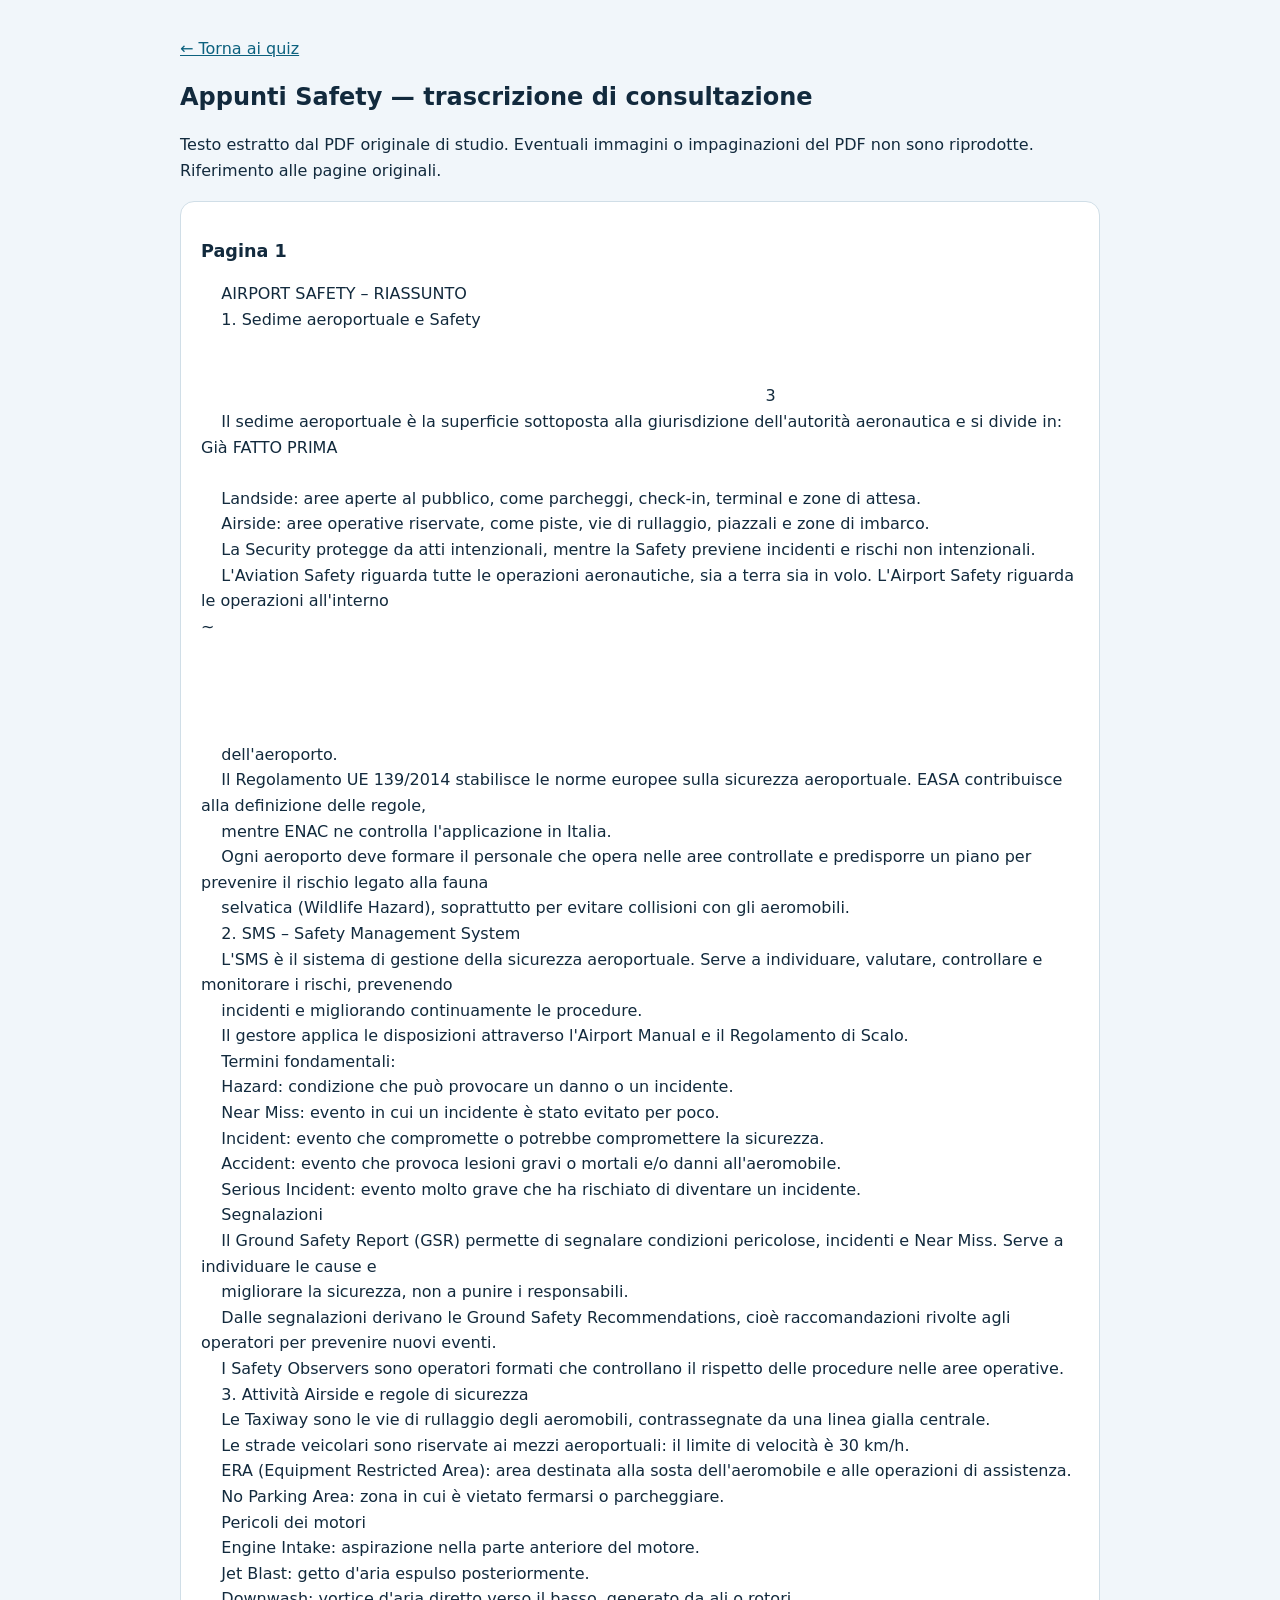
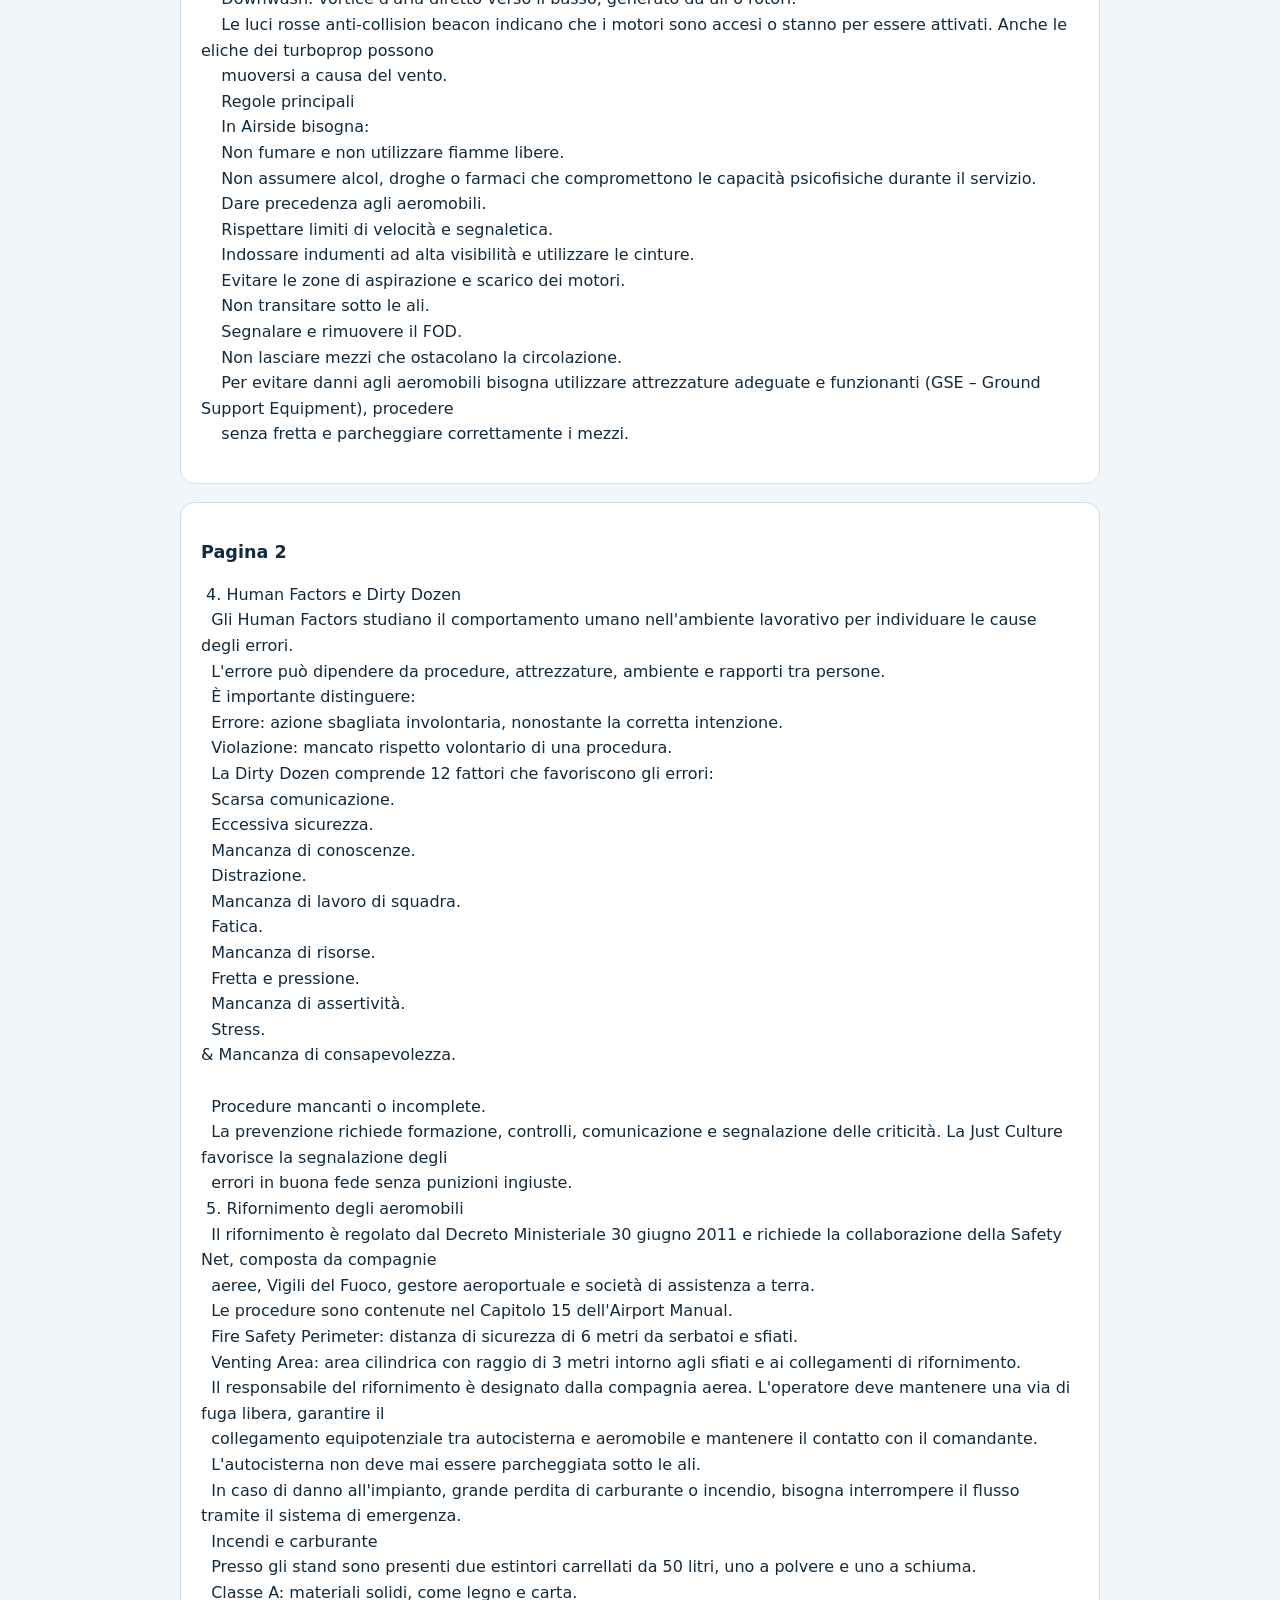
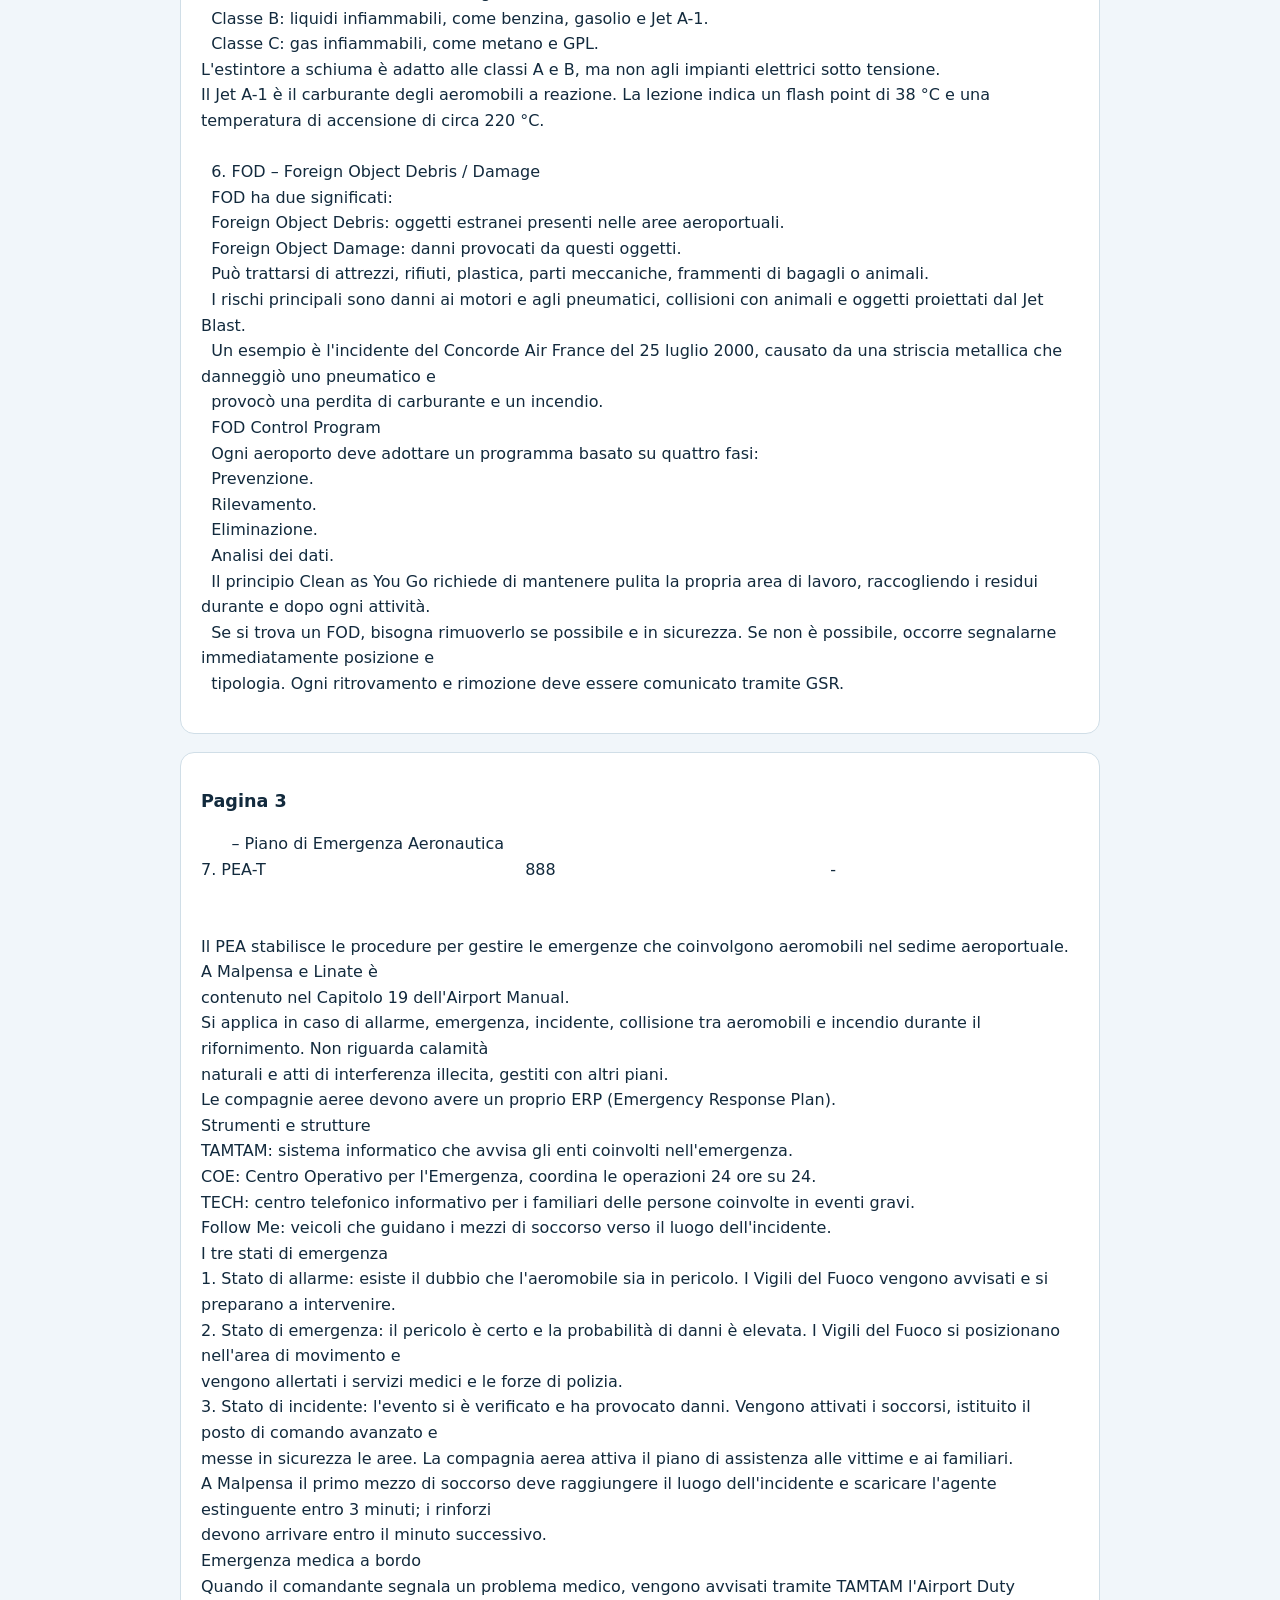
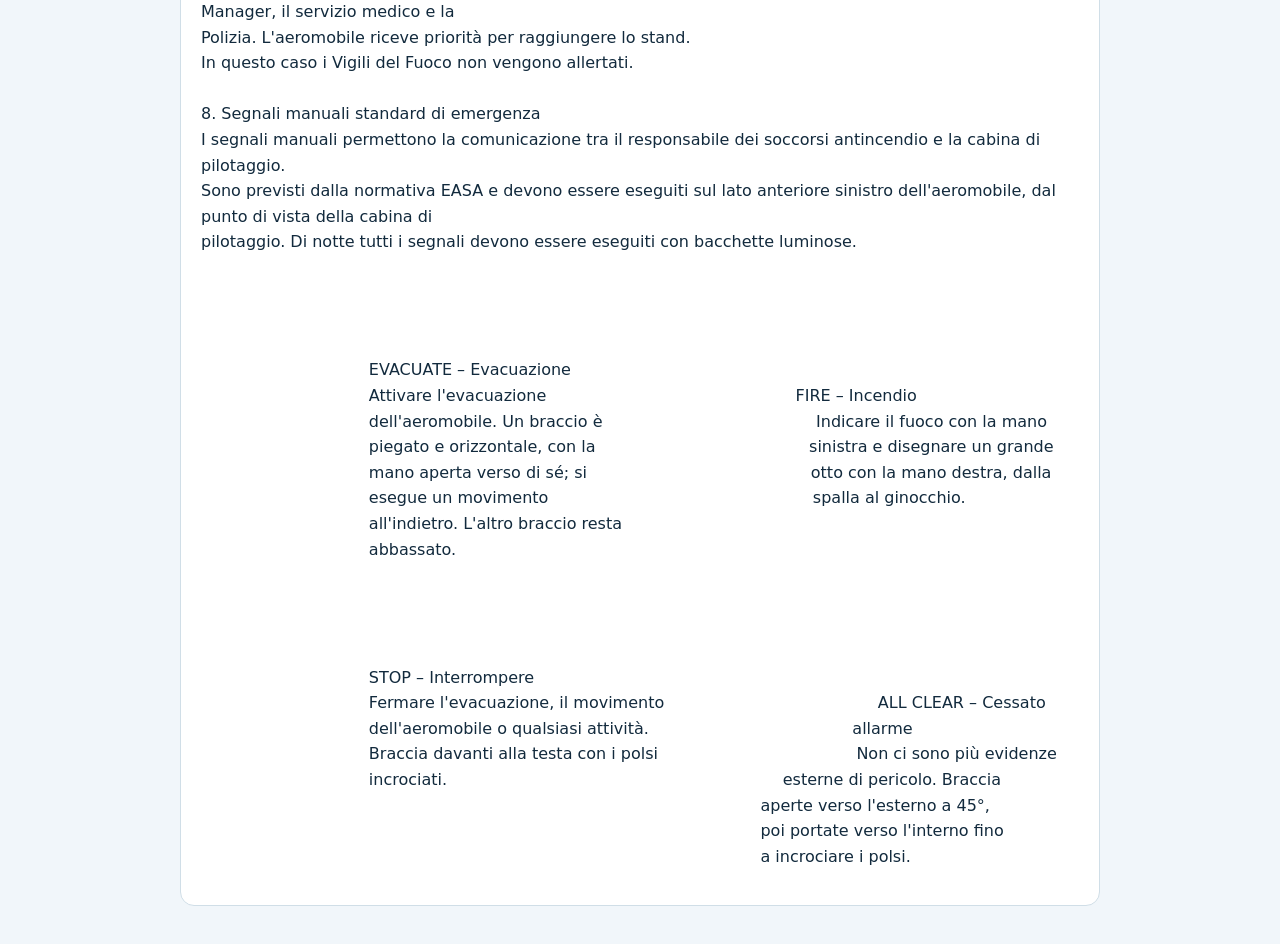
<file: francy-sea-quiz/2.html>
<!doctype html><html lang="it"><head><meta charset="utf-8"><meta name="viewport" content="width=device-width, initial-scale=1"><title>Appunti Safety — Francy SEA</title><style>body{font:16px/1.6 system-ui,sans-serif;color:#122a3d;background:#f1f6fa;margin:0;padding:20px}main{max-width:920px;margin:auto}.page{background:white;border:1px solid #d0dee7;border-radius:14px;padding:20px;margin:18px 0;scroll-margin-top:15px}pre{font:inherit;white-space:pre-wrap;overflow-wrap:anywhere}a{color:#0c617e}h1{font-size:1.5rem}h2{font-size:1.1rem}</style></head><body><main><p><a href="./index.html">← Torna ai quiz</a></p><h1>Appunti Safety — trascrizione di consultazione</h1><p>Testo estratto dal PDF originale di studio. Eventuali immagini o impaginazioni del PDF non sono riprodotte. Riferimento alle pagine originali.</p><section class="page" id="page=1"><h2>Pagina 1</h2><pre>    AIRPORT SAFETY – RIASSUNTO
    1. Sedime aeroportuale e Safety


                                                                                                               3
    Il sedime aeroportuale è la superficie sottoposta alla giurisdizione dell'autorità aeronautica e si divide in:        Già FATTO PRIMA

    Landside: aree aperte al pubblico, come parcheggi, check-in, terminal e zone di attesa.
    Airside: aree operative riservate, come piste, vie di rullaggio, piazzali e zone di imbarco.
    La Security protegge da atti intenzionali, mentre la Safety previene incidenti e rischi non intenzionali.
    L'Aviation Safety riguarda tutte le operazioni aeronautiche, sia a terra sia in volo. L'Airport Safety riguarda le operazioni all'interno
~




    dell'aeroporto.
    Il Regolamento UE 139/2014 stabilisce le norme europee sulla sicurezza aeroportuale. EASA contribuisce alla definizione delle regole,
    mentre ENAC ne controlla l'applicazione in Italia.
    Ogni aeroporto deve formare il personale che opera nelle aree controllate e predisporre un piano per prevenire il rischio legato alla fauna
    selvatica (Wildlife Hazard), soprattutto per evitare collisioni con gli aeromobili.
    2. SMS – Safety Management System
    L'SMS è il sistema di gestione della sicurezza aeroportuale. Serve a individuare, valutare, controllare e monitorare i rischi, prevenendo
    incidenti e migliorando continuamente le procedure.
    Il gestore applica le disposizioni attraverso l'Airport Manual e il Regolamento di Scalo.
    Termini fondamentali:
    Hazard: condizione che può provocare un danno o un incidente.
    Near Miss: evento in cui un incidente è stato evitato per poco.
    Incident: evento che compromette o potrebbe compromettere la sicurezza.
    Accident: evento che provoca lesioni gravi o mortali e/o danni all'aeromobile.
    Serious Incident: evento molto grave che ha rischiato di diventare un incidente.
    Segnalazioni
    Il Ground Safety Report (GSR) permette di segnalare condizioni pericolose, incidenti e Near Miss. Serve a individuare le cause e
    migliorare la sicurezza, non a punire i responsabili.
    Dalle segnalazioni derivano le Ground Safety Recommendations, cioè raccomandazioni rivolte agli operatori per prevenire nuovi eventi.
    I Safety Observers sono operatori formati che controllano il rispetto delle procedure nelle aree operative.
    3. Attività Airside e regole di sicurezza
    Le Taxiway sono le vie di rullaggio degli aeromobili, contrassegnate da una linea gialla centrale.
    Le strade veicolari sono riservate ai mezzi aeroportuali: il limite di velocità è 30 km/h.
    ERA (Equipment Restricted Area): area destinata alla sosta dell'aeromobile e alle operazioni di assistenza.
    No Parking Area: zona in cui è vietato fermarsi o parcheggiare.
    Pericoli dei motori
    Engine Intake: aspirazione nella parte anteriore del motore.
    Jet Blast: getto d'aria espulso posteriormente.
    Downwash: vortice d'aria diretto verso il basso, generato da ali o rotori.
    Le luci rosse anti-collision beacon indicano che i motori sono accesi o stanno per essere attivati. Anche le eliche dei turboprop possono
    muoversi a causa del vento.
    Regole principali
    In Airside bisogna:
    Non fumare e non utilizzare fiamme libere.
    Non assumere alcol, droghe o farmaci che compromettono le capacità psicofisiche durante il servizio.
    Dare precedenza agli aeromobili.
    Rispettare limiti di velocità e segnaletica.
    Indossare indumenti ad alta visibilità e utilizzare le cinture.
    Evitare le zone di aspirazione e scarico dei motori.
    Non transitare sotto le ali.
    Segnalare e rimuovere il FOD.
    Non lasciare mezzi che ostacolano la circolazione.
    Per evitare danni agli aeromobili bisogna utilizzare attrezzature adeguate e funzionanti (GSE – Ground Support Equipment), procedere
    senza fretta e parcheggiare correttamente i mezzi.</pre></section><section class="page" id="page=2"><h2>Pagina 2</h2><pre> 4. Human Factors e Dirty Dozen
  Gli Human Factors studiano il comportamento umano nell'ambiente lavorativo per individuare le cause degli errori.
  L'errore può dipendere da procedure, attrezzature, ambiente e rapporti tra persone.
  È importante distinguere:
  Errore: azione sbagliata involontaria, nonostante la corretta intenzione.
  Violazione: mancato rispetto volontario di una procedura.
  La Dirty Dozen comprende 12 fattori che favoriscono gli errori:
  Scarsa comunicazione.
  Eccessiva sicurezza.
  Mancanza di conoscenze.
  Distrazione.
  Mancanza di lavoro di squadra.
  Fatica.
  Mancanza di risorse.
  Fretta e pressione.
  Mancanza di assertività.
  Stress.
&amp; Mancanza di consapevolezza.

  Procedure mancanti o incomplete.
  La prevenzione richiede formazione, controlli, comunicazione e segnalazione delle criticità. La Just Culture favorisce la segnalazione degli
  errori in buona fede senza punizioni ingiuste.
 5. Rifornimento degli aeromobili
  Il rifornimento è regolato dal Decreto Ministeriale 30 giugno 2011 e richiede la collaborazione della Safety Net, composta da compagnie
  aeree, Vigili del Fuoco, gestore aeroportuale e società di assistenza a terra.
  Le procedure sono contenute nel Capitolo 15 dell'Airport Manual.
  Fire Safety Perimeter: distanza di sicurezza di 6 metri da serbatoi e sfiati.
  Venting Area: area cilindrica con raggio di 3 metri intorno agli sfiati e ai collegamenti di rifornimento.
  Il responsabile del rifornimento è designato dalla compagnia aerea. L'operatore deve mantenere una via di fuga libera, garantire il
  collegamento equipotenziale tra autocisterna e aeromobile e mantenere il contatto con il comandante.
  L'autocisterna non deve mai essere parcheggiata sotto le ali.
  In caso di danno all'impianto, grande perdita di carburante o incendio, bisogna interrompere il flusso tramite il sistema di emergenza.
  Incendi e carburante
  Presso gli stand sono presenti due estintori carrellati da 50 litri, uno a polvere e uno a schiuma.
  Classe A: materiali solidi, come legno e carta.
  Classe B: liquidi infiammabili, come benzina, gasolio e Jet A-1.
  Classe C: gas infiammabili, come metano e GPL.
L'estintore a schiuma è adatto alle classi A e B, ma non agli impianti elettrici sotto tensione.
Il Jet A-1 è il carburante degli aeromobili a reazione. La lezione indica un flash point di 38 °C e una temperatura di accensione di circa 220 °C.

  6. FOD – Foreign Object Debris / Damage
  FOD ha due significati:
  Foreign Object Debris: oggetti estranei presenti nelle aree aeroportuali.
  Foreign Object Damage: danni provocati da questi oggetti.
  Può trattarsi di attrezzi, rifiuti, plastica, parti meccaniche, frammenti di bagagli o animali.
  I rischi principali sono danni ai motori e agli pneumatici, collisioni con animali e oggetti proiettati dal Jet Blast.
  Un esempio è l'incidente del Concorde Air France del 25 luglio 2000, causato da una striscia metallica che danneggiò uno pneumatico e
  provocò una perdita di carburante e un incendio.
  FOD Control Program
  Ogni aeroporto deve adottare un programma basato su quattro fasi:
  Prevenzione.
  Rilevamento.
  Eliminazione.
  Analisi dei dati.
  Il principio Clean as You Go richiede di mantenere pulita la propria area di lavoro, raccogliendo i residui durante e dopo ogni attività.
  Se si trova un FOD, bisogna rimuoverlo se possibile e in sicurezza. Se non è possibile, occorre segnalarne immediatamente posizione e
  tipologia. Ogni ritrovamento e rimozione deve essere comunicato tramite GSR.</pre></section><section class="page" id="page=3"><h2>Pagina 3</h2><pre>      – Piano di Emergenza Aeronautica
7. PEA-T                                                   888                                                      -


Il PEA stabilisce le procedure per gestire le emergenze che coinvolgono aeromobili nel sedime aeroportuale. A Malpensa e Linate è
contenuto nel Capitolo 19 dell'Airport Manual.
Si applica in caso di allarme, emergenza, incidente, collisione tra aeromobili e incendio durante il rifornimento. Non riguarda calamità
naturali e atti di interferenza illecita, gestiti con altri piani.
Le compagnie aeree devono avere un proprio ERP (Emergency Response Plan).
Strumenti e strutture
TAMTAM: sistema informatico che avvisa gli enti coinvolti nell'emergenza.
COE: Centro Operativo per l'Emergenza, coordina le operazioni 24 ore su 24.
TECH: centro telefonico informativo per i familiari delle persone coinvolte in eventi gravi.
Follow Me: veicoli che guidano i mezzi di soccorso verso il luogo dell'incidente.
I tre stati di emergenza
1. Stato di allarme: esiste il dubbio che l'aeromobile sia in pericolo. I Vigili del Fuoco vengono avvisati e si preparano a intervenire.
2. Stato di emergenza: il pericolo è certo e la probabilità di danni è elevata. I Vigili del Fuoco si posizionano nell'area di movimento e
vengono allertati i servizi medici e le forze di polizia.
3. Stato di incidente: l'evento si è verificato e ha provocato danni. Vengono attivati i soccorsi, istituito il posto di comando avanzato e
messe in sicurezza le aree. La compagnia aerea attiva il piano di assistenza alle vittime e ai familiari.
A Malpensa il primo mezzo di soccorso deve raggiungere il luogo dell'incidente e scaricare l'agente estinguente entro 3 minuti; i rinforzi
devono arrivare entro il minuto successivo.
Emergenza medica a bordo
Quando il comandante segnala un problema medico, vengono avvisati tramite TAMTAM l'Airport Duty Manager, il servizio medico e la
Polizia. L'aeromobile riceve priorità per raggiungere lo stand.
In questo caso i Vigili del Fuoco non vengono allertati.

8. Segnali manuali standard di emergenza
I segnali manuali permettono la comunicazione tra il responsabile dei soccorsi antincendio e la cabina di pilotaggio.
Sono previsti dalla normativa EASA e devono essere eseguiti sul lato anteriore sinistro dell'aeromobile, dal punto di vista della cabina di
pilotaggio. Di notte tutti i segnali devono essere eseguiti con bacchette luminose.




                                 EVACUATE – Evacuazione
                                 Attivare l'evacuazione                                                 FIRE – Incendio
                                 dell'aeromobile. Un braccio è                                          Indicare il fuoco con la mano
                                 piegato e orizzontale, con la                                          sinistra e disegnare un grande
                                 mano aperta verso di sé; si                                            otto con la mano destra, dalla
                                 esegue un movimento                                                    spalla al ginocchio.
                                 all'indietro. L'altro braccio resta
                                 abbassato.




                                 STOP – Interrompere
                                 Fermare l'evacuazione, il movimento                                          ALL CLEAR – Cessato
                                 dell'aeromobile o qualsiasi attività.                                        allarme
                                 Braccia davanti alla testa con i polsi                                       Non ci sono più evidenze
                                 incrociati.                                                                  esterne di pericolo. Braccia
                                                                                                              aperte verso l'esterno a 45°,
                                                                                                              poi portate verso l'interno fino
                                                                                                              a incrociare i polsi.</pre></section></main></body></html>
</file>
<file: style.css>
*{box-sizing:border-box} :root{--bg:#f4f7fb;--card:#fff;--ink:#162033;--muted:#687386;--line:#dce3ec;--navy:#123e72;--blue:#2d66a5;--soft:#eef5fc;--green:#18794e;--red:#b42318;--amber:#946200;--shadow:0 12px 36px rgba(18,62,114,.08)}
html{scroll-behavior:smooth} body{margin:0;background:var(--bg);color:var(--ink);font-family:Inter,ui-sans-serif,system-ui,-apple-system,BlinkMacSystemFont,"Segoe UI",sans-serif} button,select{font:inherit} button{cursor:pointer}.hidden{display:none!important}.shell{width:min(1200px,calc(100% - 28px));margin:auto}.hero{display:flex;justify-content:space-between;gap:24px;align-items:flex-end;padding:32px 0 22px}.eyebrow{margin:0 0 7px;font-size:11px;letter-spacing:.14em;font-weight:900;color:var(--blue)}h1{margin:0;font-size:clamp(34px,5vw,54px);line-height:1;letter-spacing:-.045em}h2{margin:0 0 10px}h3{margin-top:0}.lead{max-width:760px;color:var(--muted);line-height:1.55}.hero-tags{display:flex;gap:8px;flex-wrap:wrap}.hero-tags span,.pill{padding:8px 11px;border-radius:999px;background:var(--navy);color:#fff;font-size:12px;font-weight:800}.panel{background:var(--card);border:1px solid var(--line);border-radius:20px;box-shadow:var(--shadow);padding:22px}.home-grid{display:grid;grid-template-columns:minmax(0,1.6fr) 330px;gap:18px}.section-title{display:flex;justify-content:space-between}.mode-grid{display:grid;grid-template-columns:repeat(2,1fr);gap:11px}.mode-card{border:1px solid var(--line);background:#fbfcfe;border-radius:15px;padding:15px;text-align:left;color:var(--ink);display:grid;gap:4px;transition:.15s}.mode-card:hover{transform:translateY(-1px);border-color:#a8bdd5;background:#f8fbff}.mode-card.featured{grid-column:span 2;background:linear-gradient(135deg,#123e72,#245c98);color:#fff;border-color:transparent}.mode-card b{font-size:16px}.mode-card small{font-weight:800;opacity:.75}.mode-card span{font-size:12px;opacity:.75}.custom-setup{margin-top:18px;padding-top:18px;border-top:1px solid var(--line)}.fields{display:grid;grid-template-columns:1fr 1fr;gap:12px;margin-bottom:15px}.fields label{display:grid;gap:6px;font-size:13px;font-weight:800}select{border:1px solid var(--line);border-radius:11px;padding:11px;background:#fff;color:var(--ink)}.category-chooser{display:grid;grid-template-columns:repeat(2,1fr);gap:8px;margin:10px 0 16px}.cat-check{display:flex;gap:8px;align-items:flex-start;padding:10px;border:1px solid var(--line);border-radius:12px;background:#fbfcfe}.cat-check input{margin-top:3px;accent-color:var(--navy)}.cat-check b{display:block;font-size:13px}.cat-check small{color:var(--muted)}.official-note{margin-top:20px;padding:13px 14px;border-radius:13px;background:#fff8e8;border:1px solid #efd69c;color:#704c00}.official-note p{margin:5px 0 0;font-size:13px;line-height:1.45}.stat{display:flex;justify-content:space-between;padding:13px 0;border-bottom:1px solid #edf0f4}.stats-panel hr{border:0;border-top:1px solid var(--line);margin:17px 0}.small{font-size:12px;color:var(--muted);line-height:1.5}.btn{border:0;border-radius:11px;padding:11px 14px;font-weight:850}.btn.primary{background:var(--navy);color:#fff}.btn.secondary{background:#edf2f7;color:var(--navy)}.btn.ghost{background:#fff;border:1px solid var(--line);color:var(--ink)}.btn.danger{background:#fee8e6;color:var(--red);width:100%;margin-top:14px}.quiz-top{display:flex;align-items:center;justify-content:space-between;gap:20px;margin-bottom:18px;padding:15px 18px}.progress-wrap{flex:1}.row{display:flex;align-items:center;justify-content:space-between;gap:12px}.progress{height:7px;background:#e8edf3;border-radius:999px;overflow:hidden;margin-top:7px}.progress i{display:block;height:100%;background:var(--navy);width:0}.timer-wrap{display:flex;align-items:center;gap:9px}.timer-wrap strong{min-width:76px;text-align:center;padding:8px 10px;background:#172033;color:#fff;border-radius:10px;font-variant-numeric:tabular-nums}.timer-wrap strong.warn{background:var(--amber)}.timer-wrap strong.danger{background:var(--red)}.quiz-grid{display:grid;grid-template-columns:minmax(0,1fr) 300px;gap:18px;align-items:start}.question-panel{min-height:550px}.q-meta{display:flex;justify-content:space-between;color:var(--muted);font-size:12px;font-weight:800}.question-stem{font-size:clamp(20px,2.8vw,30px);line-height:1.3;font-weight:800;margin:18px 0 20px}.question-stem .sub{font-size:14px;font-weight:500;color:var(--muted);margin-top:10px}.answers{display:grid;gap:9px}.answer{display:grid;grid-template-columns:34px 1fr;gap:11px;align-items:center;border:1px solid var(--line);border-radius:13px;padding:12px 13px;background:#fff;text-align:left;color:var(--ink)}.answer:hover{border-color:#9db7d3;background:#f8fbff}.answer.selected{border-color:var(--navy);background:#edf5ff;box-shadow:inset 0 0 0 1px var(--navy)}.answer.correct{border-color:#87c7a7;background:#edfbf3}.answer.wrong{border-color:#efa49d;background:#fff0ee}.aletter{width:31px;height:31px;border-radius:9px;background:#edf1f5;display:grid;place-items:center;font-weight:900}.scale-answers{grid-template-columns:repeat(5,1fr)}.scale-answers .answer{grid-template-columns:1fr;text-align:center}.scale-answers .aletter{margin:auto}.feedback{margin-top:14px;padding:13px;border-radius:12px;font-size:14px;line-height:1.5}.feedback.ok{background:#edfbf3;color:#12603d}.feedback.no{background:#fff0ee;color:#8d2117}.q-actions{display:flex;justify-content:space-between;gap:9px;margin-top:22px}.nav-panel{position:sticky;top:12px}.navigator{display:grid;grid-template-columns:repeat(5,1fr);gap:6px;max-height:330px;overflow:auto;margin:14px 0}.navq{aspect-ratio:1;border:1px solid var(--line);background:#fff;border-radius:8px;font-size:11px;font-weight:800;color:var(--muted)}.navq.answered{background:#edf5ff;color:var(--navy);border-color:#abc2db}.navq.flagged{box-shadow:inset 0 -4px 0 #f1b541}.navq.current{background:var(--navy);color:#fff}.navq:disabled{opacity:.25}.legend{display:grid;gap:6px;font-size:11px;color:var(--muted)}.legend span{display:flex;align-items:center;gap:7px}.d{width:9px;height:9px;border-radius:50%;display:inline-block}.d.ans{background:#bfd6ee}.d.flag{background:#f1b541}.d.curr{background:var(--navy)}.result-hero{display:flex;justify-content:space-between;gap:18px;align-items:center}.result-hero p{color:var(--muted);max-width:760px}.result-warning{font-size:12px;padding:9px 11px;border-radius:10px;background:#f8fafc;border:1px solid var(--line);color:var(--muted)}.score{width:140px;height:140px;flex:0 0 140px;border-radius:50%;border:12px solid #dce9f7;display:grid;place-items:center;align-content:center}.score strong{font-size:31px;line-height:1}.score span{font-size:12px;color:var(--muted);margin-top:5px}.result-grid{display:grid;grid-template-columns:1fr 1fr;gap:18px;margin:18px 0}.area{margin:13px 0}.area-head{display:flex;justify-content:space-between;font-size:13px}.bar{height:7px;background:#edf0f4;border-radius:999px;overflow:hidden;margin-top:6px}.bar i{display:block;height:100%;background:var(--navy)}.indicator{display:flex;justify-content:space-between;padding:11px 0;border-bottom:1px solid #eef1f4}.review-header select{width:auto}.review-item{padding:15px 0;border-top:1px solid var(--line)}.review-item:first-child{border-top:0}.review-item b{display:block;margin-bottom:6px}.review-item p{margin:4px 0;font-size:13px;color:var(--muted)}.good{color:var(--green)!important}.bad{color:var(--red)!important}.result-actions{display:flex;gap:9px;flex-wrap:wrap;margin:18px 0}footer{padding:20px 3px 35px;font-size:11px;color:var(--muted);line-height:1.5}.matrix{display:inline-grid;grid-template-columns:repeat(3,54px);gap:5px;padding:8px;border:1px solid var(--line);border-radius:12px;background:#fbfcfe;vertical-align:middle}.matrix.two{grid-template-columns:repeat(2,60px)}.mcell{height:54px;border:1px solid #dbe2ea;border-radius:8px;display:flex;align-items:center;justify-content:center;font-size:25px;background:#fff;white-space:pre}.data-table{border-collapse:collapse;font-size:14px;font-weight:600;margin-top:12px}.data-table th,.data-table td{border:1px solid var(--line);padding:7px 10px;text-align:center}.data-table th{background:#f0f4f8}.codes{font-family:ui-monospace,SFMono-Regular,Menlo,monospace;font-size:16px;line-height:1.75;letter-spacing:.03em}.inbox{display:grid;gap:7px;font-size:14px;font-weight:600;margin-top:10px}.inbox span{padding:8px 10px;border-radius:9px;background:#f8fafc;border:1px solid var(--line)}
@media(max-width:900px){.home-grid,.quiz-grid,.result-grid{grid-template-columns:1fr}.nav-panel{position:static}.navigator{grid-template-columns:repeat(10,1fr);max-height:none}}
@media(max-width:640px){.shell{width:calc(100% - 18px)}.hero{flex-direction:column;align-items:flex-start;padding-top:22px}.panel{padding:16px;border-radius:16px}.mode-grid,.fields,.category-chooser{grid-template-columns:1fr}.mode-card.featured{grid-column:auto}.quiz-top{align-items:flex-start;flex-direction:column}.timer-wrap{width:100%;justify-content:space-between}.navigator{grid-template-columns:repeat(7,1fr)}.q-actions{flex-wrap:wrap}.q-actions .btn{flex:1}.result-hero{flex-direction:column;align-items:flex-start}.score{width:118px;height:118px;flex-basis:118px;border-width:9px}.scale-answers{grid-template-columns:1fr}.review-header{align-items:stretch;flex-direction:column}.review-header select{width:100%}.matrix{grid-template-columns:repeat(3,45px)}.mcell{height:45px;font-size:20px}}


.portal-nav{
  width:min(1180px,calc(100% - 28px));margin:14px auto 0;display:flex;gap:8px;align-items:center;
  flex-wrap:wrap;padding:9px;border:1px solid var(--line);border-radius:15px;background:#fff;box-shadow:var(--shadow)
}
.portal-nav a{
  text-decoration:none;color:var(--muted);font-weight:800;font-size:13px;padding:9px 12px;border-radius:10px
}
.portal-nav a:hover,.portal-nav a.active{background:var(--soft);color:var(--primary)}
.portal-home{max-width:1120px;margin:0 auto;padding:28px 16px 46px}
.portal-hero{padding:34px 0 24px}
.portal-hero h1{font-size:clamp(34px,6vw,64px);letter-spacing:-.045em;margin:0}
.portal-hero p{max-width:760px;color:var(--muted);font-size:18px;line-height:1.6}
.portal-grid{display:grid;grid-template-columns:repeat(3,1fr);gap:18px}
.portal-card{display:flex;flex-direction:column;min-height:290px;padding:26px;border:1px solid var(--line);border-radius:22px;background:#fff;box-shadow:var(--shadow)}
.portal-card .num{font-size:12px;font-weight:900;letter-spacing:.12em;color:var(--primary)}
.portal-card h2{margin:14px 0 10px;font-size:26px}
.portal-card p{color:var(--muted);line-height:1.55;flex:1}
.portal-card a{display:inline-flex;justify-content:center;text-decoration:none}
.portal-note{margin-top:20px;padding:18px 20px;border-radius:16px;background:#fff7e8;border:1px solid #f4d49a;line-height:1.55;color:#6e4a00}
.guide-wrap{width:min(1080px,calc(100% - 28px));margin:0 auto;padding:28px 0 50px}
.guide-hero{padding:25px 0}
.guide-hero h1{font-size:clamp(34px,5vw,54px);margin:0 0 10px}
.guide-hero p{max-width:800px;color:var(--muted);line-height:1.65}
.guide-index{display:flex;gap:8px;flex-wrap:wrap;margin:12px 0 26px}
.guide-index a{text-decoration:none;padding:8px 10px;border-radius:10px;background:#eef4fb;color:var(--primary);font-weight:800;font-size:13px}
.guide-card{background:#fff;border:1px solid var(--line);border-radius:18px;padding:22px;margin:14px 0;box-shadow:var(--shadow)}
.guide-card h2{margin:0 0 12px;font-size:23px}
.guide-card h3{margin:18px 0 7px;font-size:14px;text-transform:uppercase;letter-spacing:.06em;color:var(--primary-2)}
.guide-card p,.guide-card li{line-height:1.65}
.good-answer{padding:15px 16px;border-left:4px solid var(--primary);background:#f7faff;border-radius:10px;line-height:1.65}
.avoid{padding:12px 14px;background:#fff1f0;border-radius:10px;color:#8a1c13}
.interview-checklist{display:grid;grid-template-columns:repeat(2,1fr);gap:10px}
.checkitem{padding:12px 14px;border-radius:12px;border:1px solid var(--line);background:#fbfcfe}
.english-shell{width:min(1080px,calc(100% - 28px));margin:0 auto;padding:26px 0 50px}
.english-hero{padding:22px 0}
.english-hero h1{font-size:clamp(34px,5vw,54px);margin:0}
.english-hero p{color:var(--muted);max-width:800px;line-height:1.6}
.english-setup,.english-quiz,.english-result{background:#fff;border:1px solid var(--line);border-radius:20px;box-shadow:var(--shadow);padding:24px}
.english-modes{display:grid;grid-template-columns:repeat(3,1fr);gap:12px;margin:18px 0}
.english-mode{border:1px solid var(--line);border-radius:15px;background:#fbfcfe;padding:18px;text-align:left}
.english-mode b{display:block;font-size:18px;margin-bottom:5px}
.english-mode span{color:var(--muted);font-size:13px}
.english-mode.selected{border-color:var(--primary);background:#eef5ff}
.eng-top{display:flex;justify-content:space-between;gap:12px;align-items:center;margin-bottom:18px}
.eng-progress{height:8px;background:#edf0f3;border-radius:999px;overflow:hidden;margin-top:7px}
.eng-progress span{display:block;height:100%;background:var(--primary)}
.eng-question{font-size:24px;line-height:1.4;margin:18px 0}
.eng-context{padding:14px 16px;background:#f8fafc;border:1px solid var(--line);border-radius:12px;line-height:1.65;margin:12px 0}
.eng-options{display:grid;gap:10px}
.eng-option{padding:13px 14px;border:1px solid var(--line);border-radius:13px;background:#fff;text-align:left}
.eng-option.selected{border-color:var(--primary);background:#edf5ff}
.eng-option.correct{border-color:#7fc7a4;background:#ecfdf3}
.eng-option.wrong{border-color:#f3a7a1;background:#fff1f0}
.eng-actions{display:flex;justify-content:space-between;gap:10px;margin-top:20px}
.eng-feedback{margin-top:14px;padding:13px;border-radius:12px;background:#f8fafc;line-height:1.55}
.eng-score{font-size:48px;font-weight:900;letter-spacing:-.05em}
.eng-review-item{padding:14px 0;border-top:1px solid var(--line)}
.eng-review-item:first-child{border-top:0}
.eng-stat-grid{display:grid;grid-template-columns:repeat(4,1fr);gap:10px;margin:18px 0}
.eng-stat{padding:12px;border:1px solid var(--line);border-radius:12px}
.eng-stat span{display:block;color:var(--muted);font-size:12px}
.eng-stat b{font-size:20px}
@media(max-width:800px){
  .portal-grid,.english-modes{grid-template-columns:1fr}
  .interview-checklist,.eng-stat-grid{grid-template-columns:1fr 1fr}
}
@media(max-width:520px){
  .interview-checklist,.eng-stat-grid{grid-template-columns:1fr}
}
</file>
